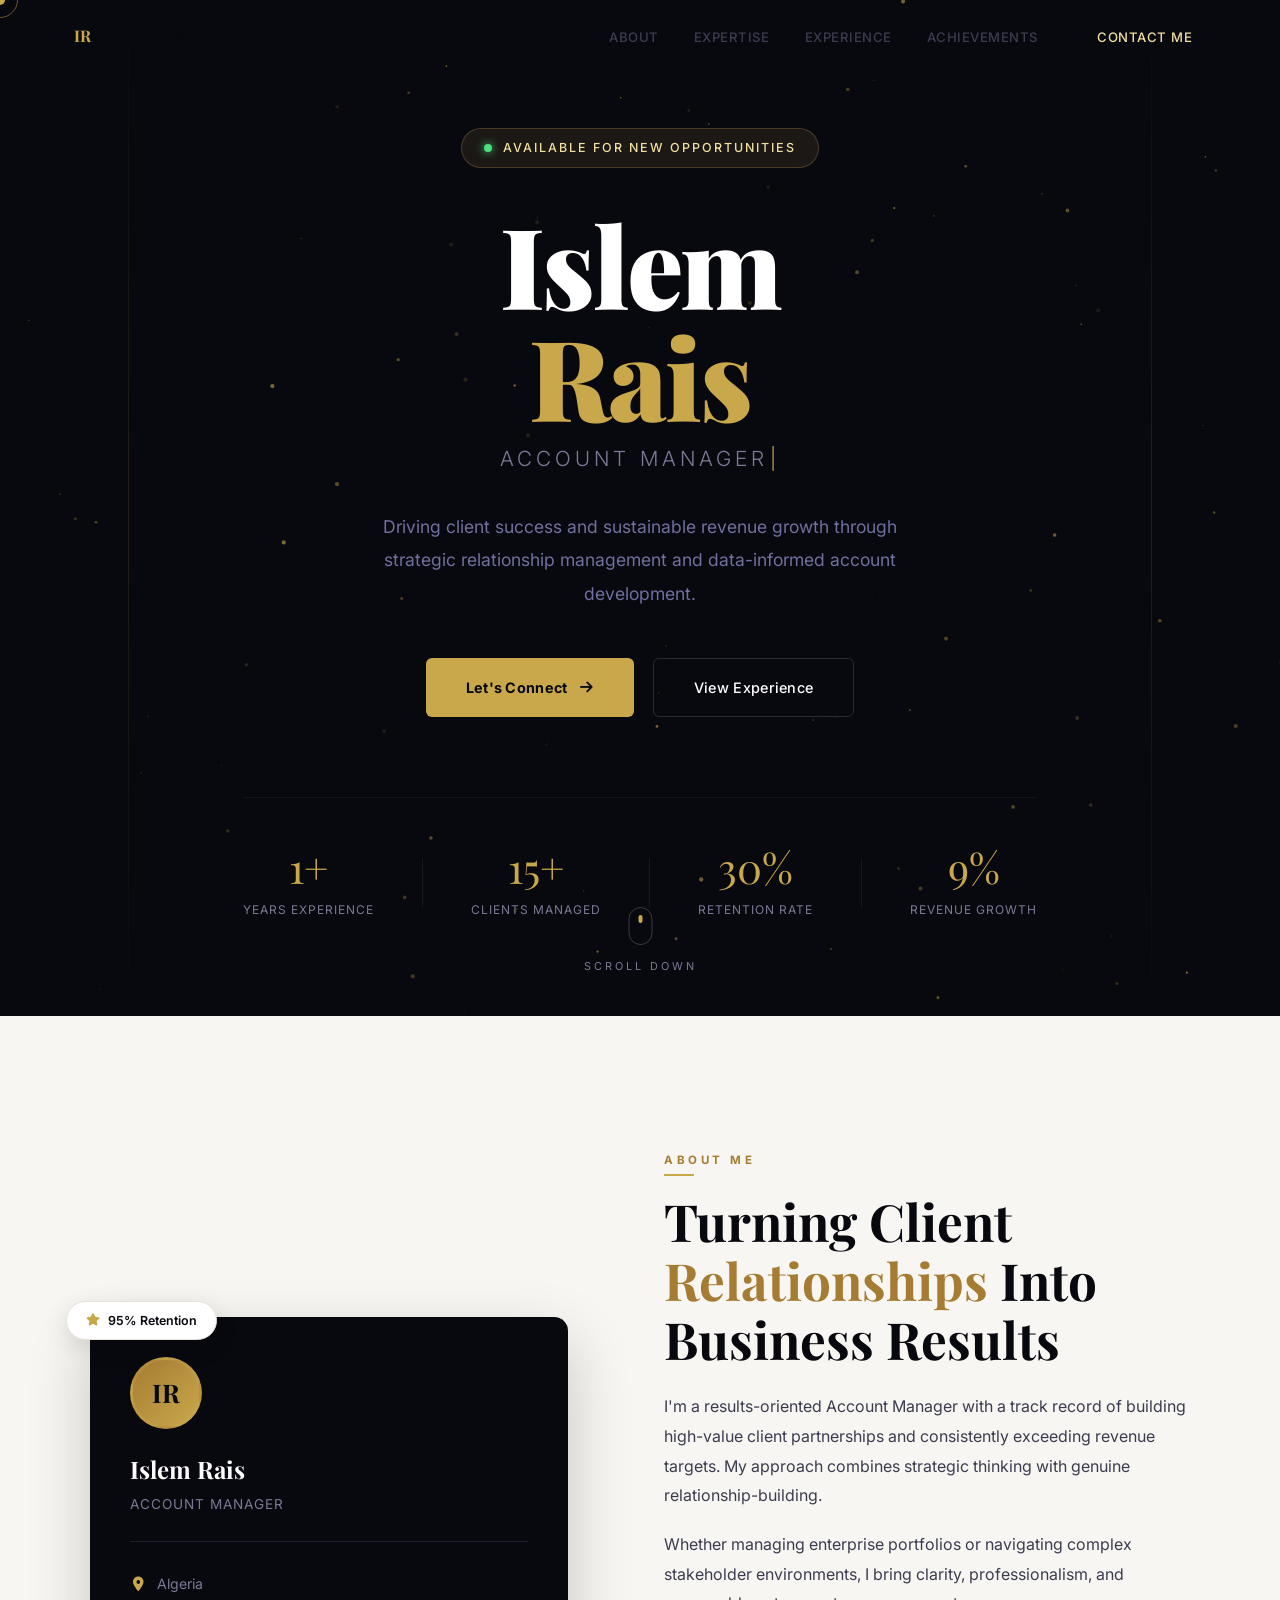
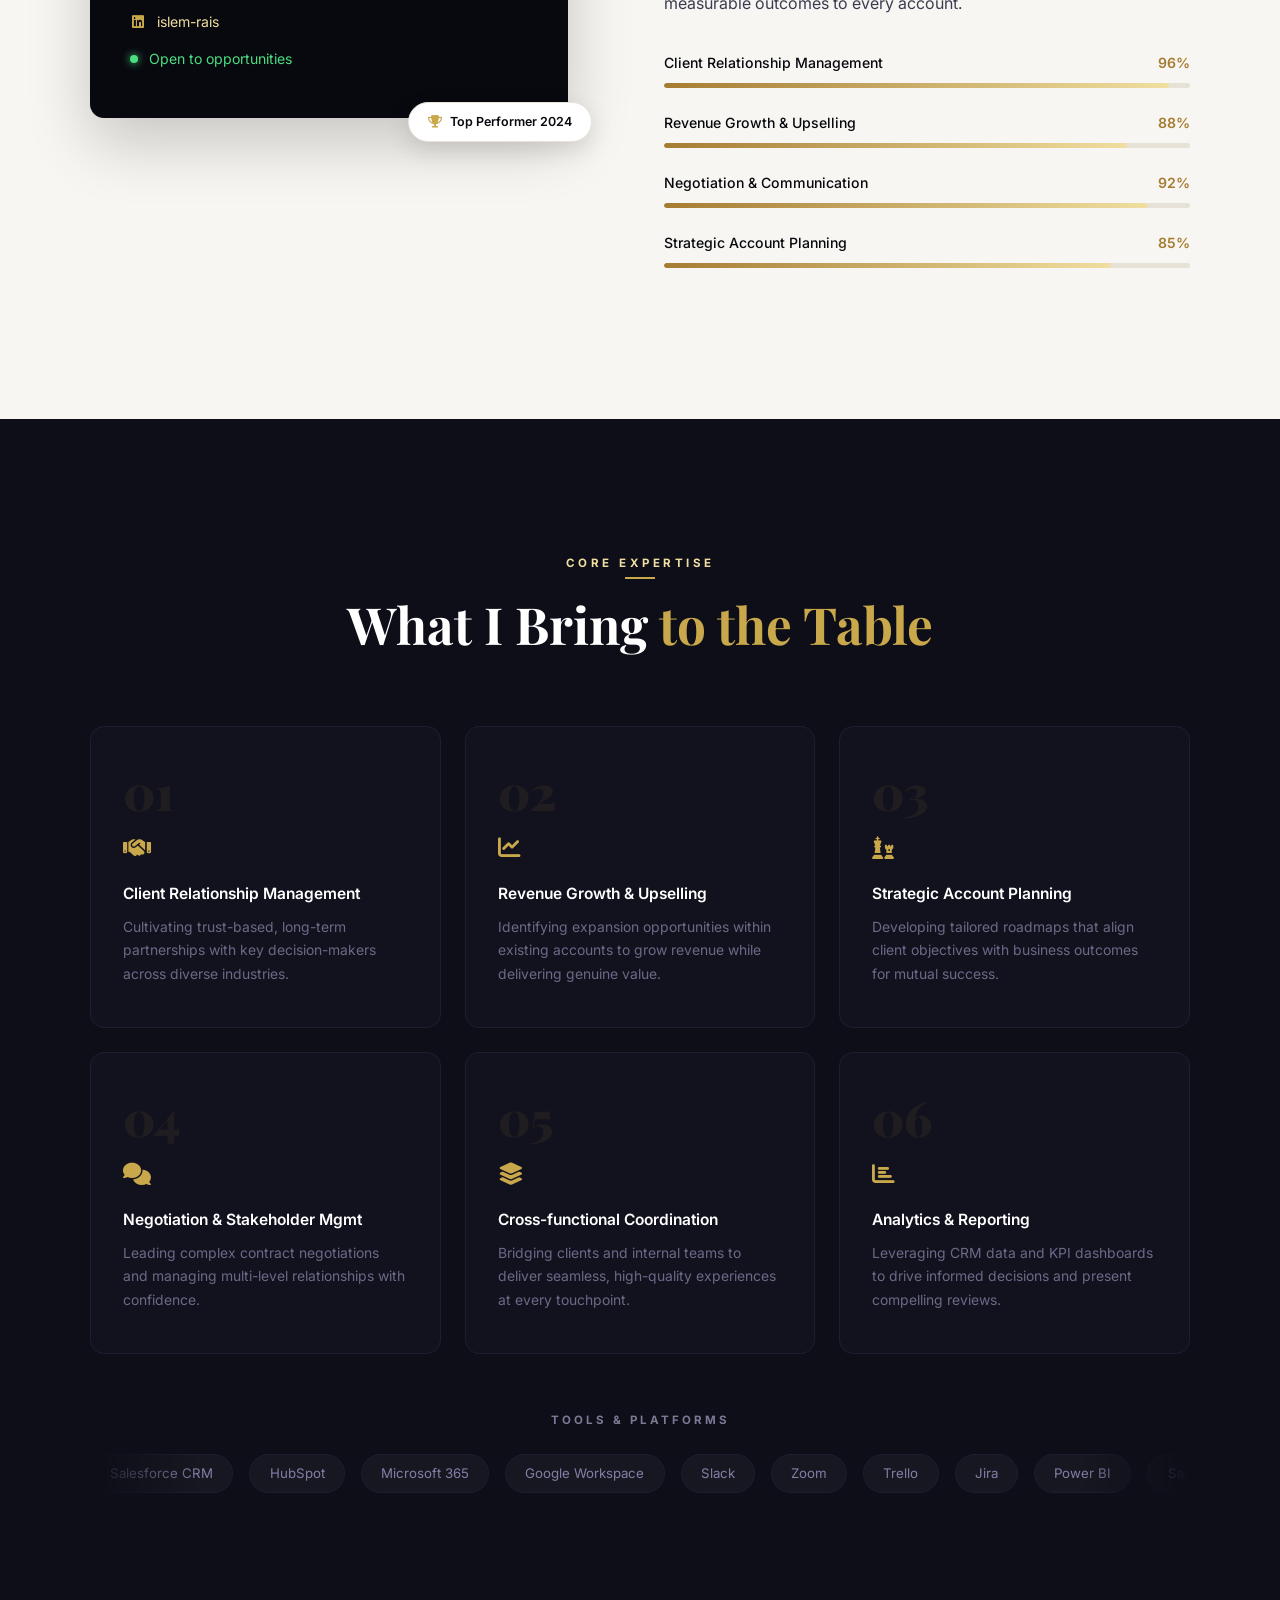
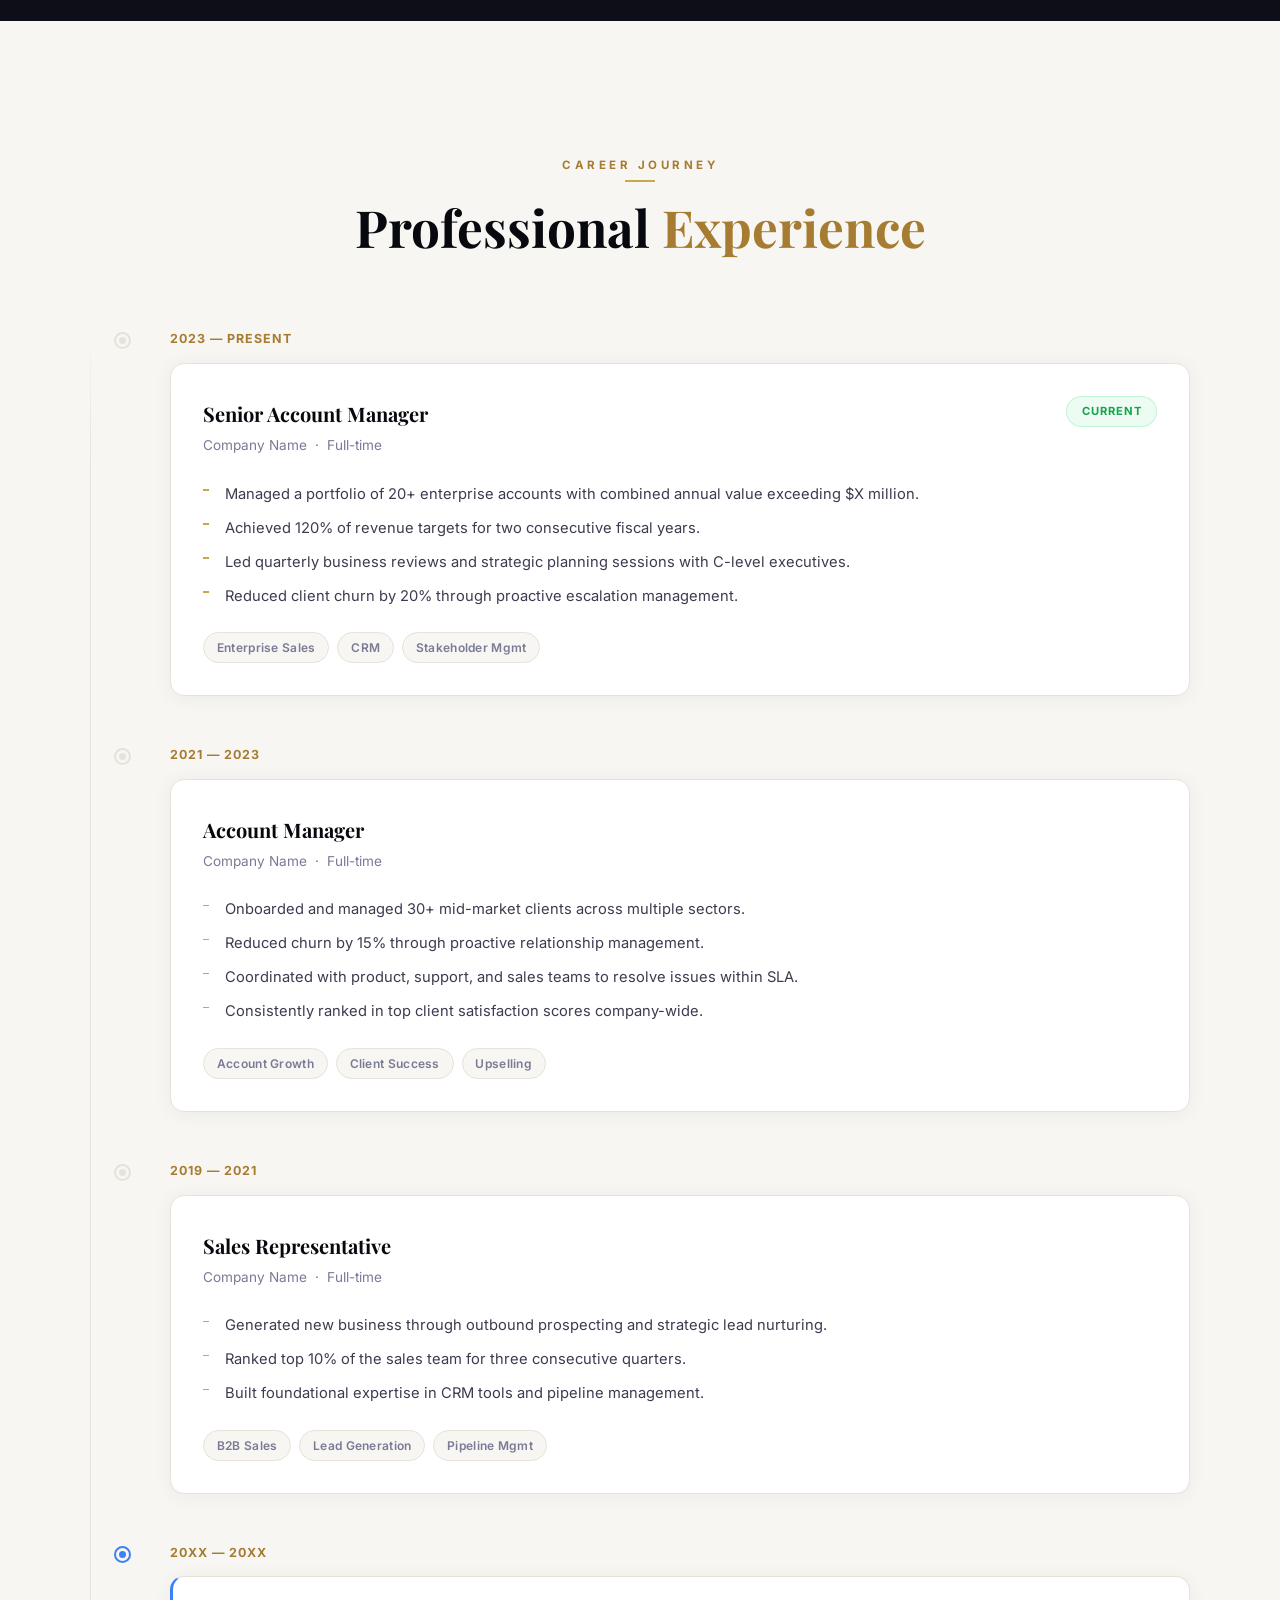
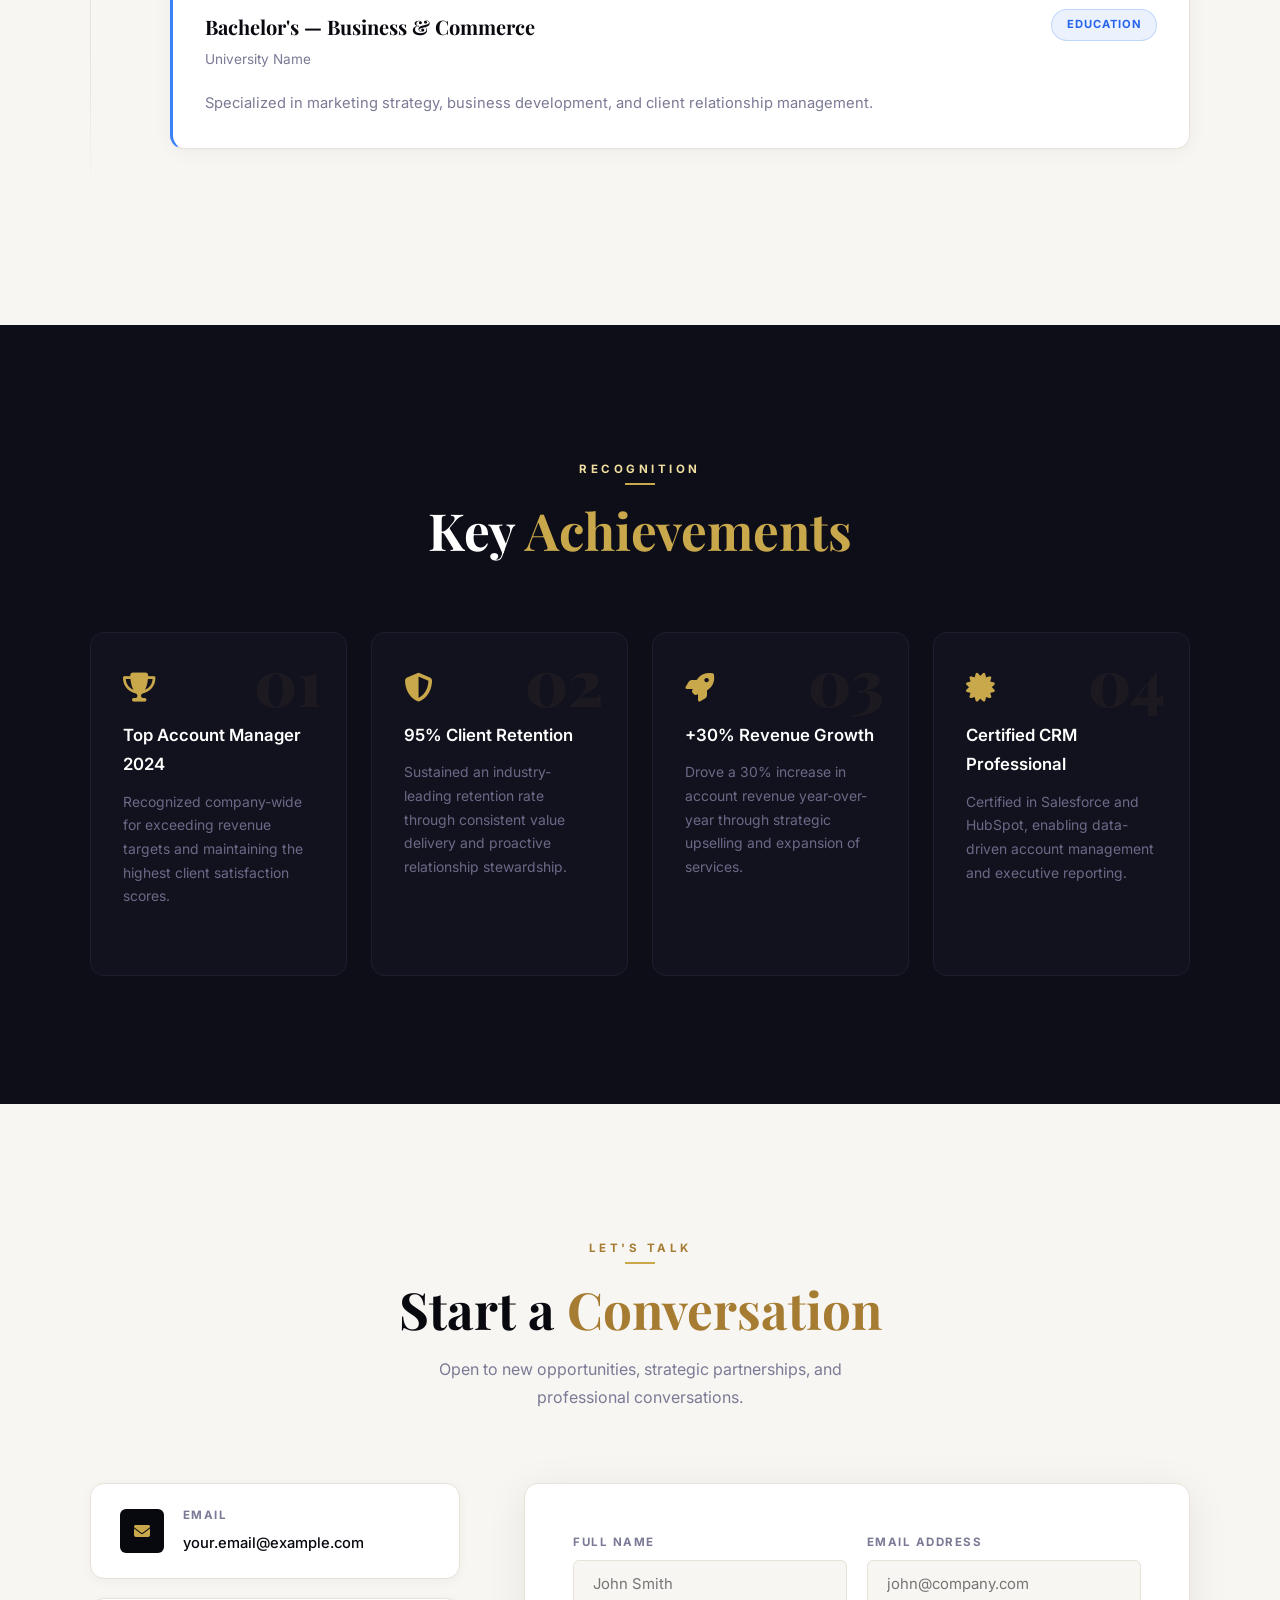
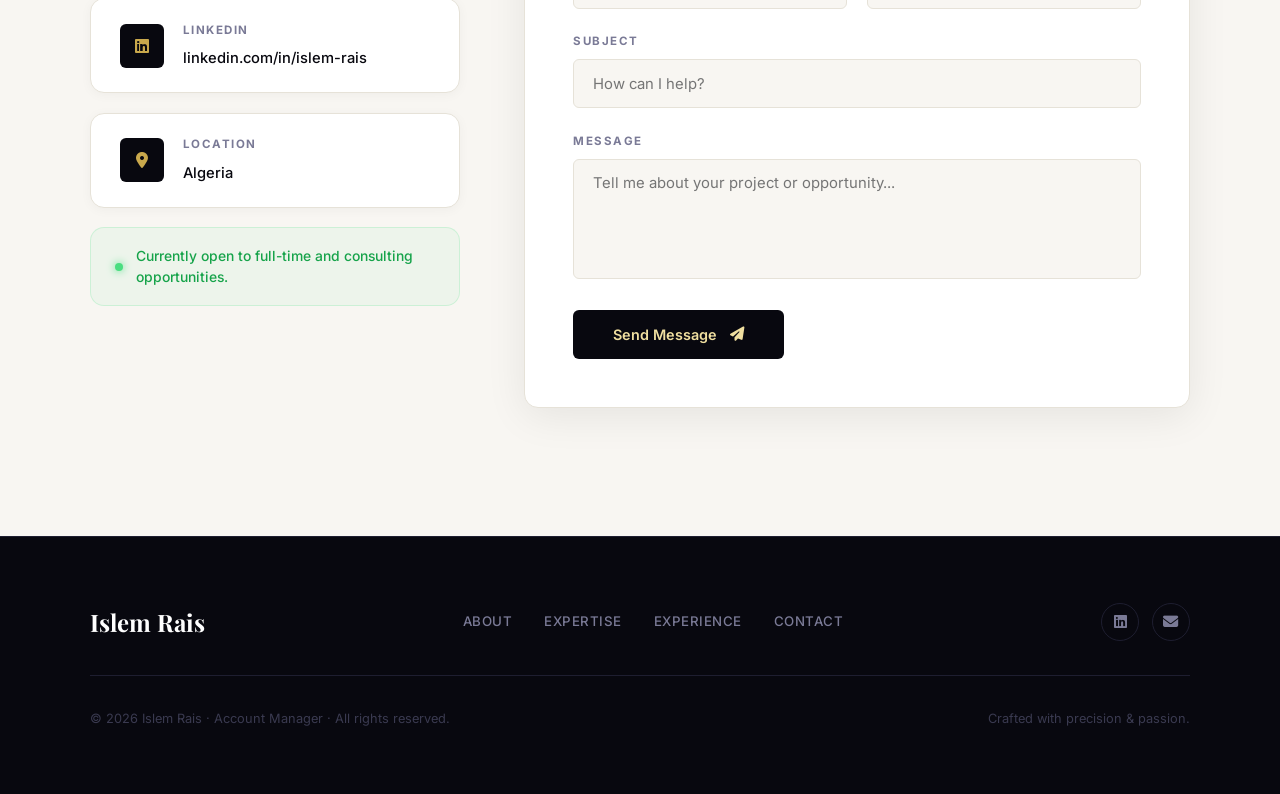
<file: Portfolio/index.html>
<!DOCTYPE html>
<html lang="en">
<head>
  <meta charset="UTF-8" />
  <meta name="viewport" content="width=device-width, initial-scale=1.0" />
  <title>Islem Rais — Account Manager</title>
  <link rel="stylesheet" href="style.css" />
  <link href="https://fonts.googleapis.com/css2?family=Playfair+Display:wght@600;700;900&family=Inter:wght@300;400;500;600;700&display=swap" rel="stylesheet" />
  <link rel="stylesheet" href="https://cdnjs.cloudflare.com/ajax/libs/font-awesome/6.5.0/css/all.min.css" />
</head>
<body class="loading">

  <!-- PRELOADER -->
  <div class="preloader" id="preloader">
    <div class="preloader-inner">
      <div class="preloader-logo">IR</div>
      <div class="preloader-bar"><div class="preloader-fill" id="preloaderFill"></div></div>
      <p class="preloader-text" id="preloaderText">Loading...</p>
    </div>
  </div>

  <!-- CURSOR -->
  <div class="cursor" id="cursor"></div>
  <div class="cursor-follower" id="cursorFollower"></div>

  <!-- NAVBAR -->
  <nav class="navbar" id="navbar">
    <a href="#home" class="nav-brand">
      <span class="brand-initials">IR</span>
      <span class="brand-name">Islem Rais</span>
    </a>
    <ul class="nav-links" id="navLinks">
      <li><a href="#about" data-text="About">About</a></li>
      <li><a href="#expertise" data-text="Expertise">Expertise</a></li>
      <li><a href="#experience" data-text="Experience">Experience</a></li>
      <li><a href="#achievements" data-text="Achievements">Achievements</a></li>
      <li><a href="#contact" class="nav-cta">Contact Me</a></li>
    </ul>
    <button class="hamburger" id="hamburger" aria-label="Menu">
      <span></span><span></span><span></span>
    </button>
  </nav>

  <!-- HERO -->
  <section class="hero" id="home">
    <canvas id="particleCanvas"></canvas>
    <div class="hero-content">
      <div class="hero-eyebrow">
        <span class="dot-pulse"></span>
        Available for new opportunities
      </div>
      <div class="hero-title-wrap">
        <h1 class="hero-title">
          <span class="title-line" data-text="Islem">Islem</span>
          <span class="title-line gold" data-text="Rais">Rais</span>
        </h1>
      </div>
      <div class="hero-role-wrap">
        <span class="hero-role-text" id="typedRole"></span>
        <span class="type-cursor">|</span>
      </div>
      <p class="hero-desc">Driving client success and sustainable revenue growth through strategic relationship management and data-informed account development.</p>
      <div class="hero-cta">
        <a href="#contact" class="cta-primary magnetic">
          <span>Let's Connect</span>
          <i class="fas fa-arrow-right"></i>
        </a>
        <a href="#experience" class="cta-secondary magnetic">
          <span>View Experience</span>
        </a>
      </div>
      <div class="hero-stats">
        <div class="h-stat">
          <span class="h-stat-n" data-target="5">0</span><span class="h-stat-n">+</span>
          <span class="h-stat-l">Years Experience</span>
        </div>
        <div class="h-divider"></div>
        <div class="h-stat">
          <span class="h-stat-n" data-target="50">0</span><span class="h-stat-n">+</span>
          <span class="h-stat-l">Clients Managed</span>
        </div>
        <div class="h-divider"></div>
        <div class="h-stat">
          <span class="h-stat-n" data-target="95">0</span><span class="h-stat-n">%</span>
          <span class="h-stat-l">Retention Rate</span>
        </div>
        <div class="h-divider"></div>
        <div class="h-stat">
          <span class="h-stat-n" data-target="30">0</span><span class="h-stat-n">%</span>
          <span class="h-stat-l">Revenue Growth</span>
        </div>
      </div>
    </div>
    <div class="hero-scroll-hint">
      <div class="mouse-icon"><div class="mouse-dot"></div></div>
      <span>Scroll Down</span>
    </div>
    <div class="hero-line-left"></div>
    <div class="hero-line-right"></div>
  </section>

  <!-- ABOUT -->
  <section class="section" id="about">
    <div class="container">
      <div class="about-grid">
        <div class="about-visual stagger-item">
          <div class="about-card-3d" id="aboutCard">
            <div class="ac-front">
              <div class="ac-avatar">IR</div>
              <h3>Islem Rais</h3>
              <p>Account Manager</p>
              <div class="ac-divider"></div>
              <div class="ac-row"><i class="fas fa-map-marker-alt"></i> Algeria</div>
              <div class="ac-row"><i class="fab fa-linkedin"></i>
                <a href="https://www.linkedin.com/in/islem-rais" target="_blank">islem-rais</a>
              </div>
              <div class="ac-row available-row">
                <span class="green-dot"></span> Open to opportunities
              </div>
            </div>
          </div>
          <div class="floating-badge badge-1 float-anim">
            <i class="fas fa-trophy"></i> Top Performer 2024
          </div>
          <div class="floating-badge badge-2 float-anim-2">
            <i class="fas fa-star"></i> 95% Retention
          </div>
        </div>
        <div class="about-text">
          <div class="section-label stagger-item">About Me</div>
          <h2 class="section-title stagger-item">Turning Client <br><em>Relationships</em> Into<br>Business Results</h2>
          <p class="stagger-item">I'm a results-oriented Account Manager with a track record of building high-value client partnerships and consistently exceeding revenue targets. My approach combines strategic thinking with genuine relationship-building.</p>
          <p class="stagger-item">Whether managing enterprise portfolios or navigating complex stakeholder environments, I bring clarity, professionalism, and measurable outcomes to every account.</p>
          <div class="about-skills stagger-item">
            <div class="skill-bar-item">
              <div class="skill-bar-header">
                <span>Client Relationship Management</span><span class="skill-pct">96%</span>
              </div>
              <div class="skill-bar-track"><div class="skill-bar-fill" data-width="96"></div></div>
            </div>
            <div class="skill-bar-item">
              <div class="skill-bar-header">
                <span>Revenue Growth & Upselling</span><span class="skill-pct">88%</span>
              </div>
              <div class="skill-bar-track"><div class="skill-bar-fill" data-width="88"></div></div>
            </div>
            <div class="skill-bar-item">
              <div class="skill-bar-header">
                <span>Negotiation & Communication</span><span class="skill-pct">92%</span>
              </div>
              <div class="skill-bar-track"><div class="skill-bar-fill" data-width="92"></div></div>
            </div>
            <div class="skill-bar-item">
              <div class="skill-bar-header">
                <span>Strategic Account Planning</span><span class="skill-pct">85%</span>
              </div>
              <div class="skill-bar-track"><div class="skill-bar-fill" data-width="85"></div></div>
            </div>
          </div>
        </div>
      </div>
    </div>
  </section>

  <!-- EXPERTISE -->
  <section class="section section-dark" id="expertise">
    <div class="container">
      <div class="section-head stagger-item">
        <div class="section-label light">Core Expertise</div>
        <h2 class="section-title light">What I Bring <em>to the Table</em></h2>
      </div>
      <div class="expertise-grid">
        <div class="exp-card stagger-item" data-tilt>
          <div class="exp-card-glow"></div>
          <div class="exp-card-num">01</div>
          <div class="exp-card-icon"><i class="fas fa-handshake"></i></div>
          <h3>Client Relationship Management</h3>
          <p>Cultivating trust-based, long-term partnerships with key decision-makers across diverse industries.</p>
          <div class="exp-card-arrow"><i class="fas fa-arrow-right"></i></div>
        </div>
        <div class="exp-card stagger-item" data-tilt>
          <div class="exp-card-glow"></div>
          <div class="exp-card-num">02</div>
          <div class="exp-card-icon"><i class="fas fa-chart-line"></i></div>
          <h3>Revenue Growth & Upselling</h3>
          <p>Identifying expansion opportunities within existing accounts to grow revenue while delivering genuine value.</p>
          <div class="exp-card-arrow"><i class="fas fa-arrow-right"></i></div>
        </div>
        <div class="exp-card stagger-item" data-tilt>
          <div class="exp-card-glow"></div>
          <div class="exp-card-num">03</div>
          <div class="exp-card-icon"><i class="fas fa-chess"></i></div>
          <h3>Strategic Account Planning</h3>
          <p>Developing tailored roadmaps that align client objectives with business outcomes for mutual success.</p>
          <div class="exp-card-arrow"><i class="fas fa-arrow-right"></i></div>
        </div>
        <div class="exp-card stagger-item" data-tilt>
          <div class="exp-card-glow"></div>
          <div class="exp-card-num">04</div>
          <div class="exp-card-icon"><i class="fas fa-comments"></i></div>
          <h3>Negotiation & Stakeholder Mgmt</h3>
          <p>Leading complex contract negotiations and managing multi-level relationships with confidence.</p>
          <div class="exp-card-arrow"><i class="fas fa-arrow-right"></i></div>
        </div>
        <div class="exp-card stagger-item" data-tilt>
          <div class="exp-card-glow"></div>
          <div class="exp-card-num">05</div>
          <div class="exp-card-icon"><i class="fas fa-layer-group"></i></div>
          <h3>Cross-functional Coordination</h3>
          <p>Bridging clients and internal teams to deliver seamless, high-quality experiences at every touchpoint.</p>
          <div class="exp-card-arrow"><i class="fas fa-arrow-right"></i></div>
        </div>
        <div class="exp-card stagger-item" data-tilt>
          <div class="exp-card-glow"></div>
          <div class="exp-card-num">06</div>
          <div class="exp-card-icon"><i class="fas fa-chart-bar"></i></div>
          <h3>Analytics & Reporting</h3>
          <p>Leveraging CRM data and KPI dashboards to drive informed decisions and present compelling reviews.</p>
          <div class="exp-card-arrow"><i class="fas fa-arrow-right"></i></div>
        </div>
      </div>
      <div class="tools-marquee-wrap stagger-item">
        <div class="marquee-label">Tools & Platforms</div>
        <div class="marquee-track">
          <div class="marquee-inner" id="marqueeInner">
            <span>Salesforce CRM</span><span>HubSpot</span><span>Microsoft 365</span>
            <span>Google Workspace</span><span>Slack</span><span>Zoom</span>
            <span>Trello</span><span>Jira</span><span>Power BI</span>
            <span>Salesforce CRM</span><span>HubSpot</span><span>Microsoft 365</span>
            <span>Google Workspace</span><span>Slack</span><span>Zoom</span>
            <span>Trello</span><span>Jira</span><span>Power BI</span>
          </div>
        </div>
      </div>
    </div>
  </section>

  <!-- EXPERIENCE -->
  <section class="section" id="experience">
    <div class="container">
      <div class="section-head stagger-item">
        <div class="section-label">Career Journey</div>
        <h2 class="section-title">Professional <em>Experience</em></h2>
      </div>
      <div class="timeline">
        <div class="tl-item stagger-item">
          <div class="tl-dot"><span></span></div>
          <div class="tl-date">2023 — Present</div>
          <div class="tl-card">
            <div class="tl-card-header">
              <div>
                <h3>Senior Account Manager</h3>
                <p class="tl-company">Company Name &nbsp;·&nbsp; Full-time</p>
              </div>
              <span class="tl-badge current">Current</span>
            </div>
            <ul class="tl-list">
              <li>Managed a portfolio of 20+ enterprise accounts with combined annual value exceeding $X million.</li>
              <li>Achieved 120% of revenue targets for two consecutive fiscal years.</li>
              <li>Led quarterly business reviews and strategic planning sessions with C-level executives.</li>
              <li>Reduced client churn by 20% through proactive escalation management.</li>
            </ul>
            <div class="tl-tags">
              <span>Enterprise Sales</span><span>CRM</span><span>Stakeholder Mgmt</span>
            </div>
          </div>
        </div>
        <div class="tl-item stagger-item">
          <div class="tl-dot"><span></span></div>
          <div class="tl-date">2021 — 2023</div>
          <div class="tl-card">
            <div class="tl-card-header">
              <div>
                <h3>Account Manager</h3>
                <p class="tl-company">Company Name &nbsp;·&nbsp; Full-time</p>
              </div>
            </div>
            <ul class="tl-list">
              <li>Onboarded and managed 30+ mid-market clients across multiple sectors.</li>
              <li>Reduced churn by 15% through proactive relationship management.</li>
              <li>Coordinated with product, support, and sales teams to resolve issues within SLA.</li>
              <li>Consistently ranked in top client satisfaction scores company-wide.</li>
            </ul>
            <div class="tl-tags">
              <span>Account Growth</span><span>Client Success</span><span>Upselling</span>
            </div>
          </div>
        </div>
        <div class="tl-item stagger-item">
          <div class="tl-dot"><span></span></div>
          <div class="tl-date">2019 — 2021</div>
          <div class="tl-card">
            <div class="tl-card-header">
              <div>
                <h3>Sales Representative</h3>
                <p class="tl-company">Company Name &nbsp;·&nbsp; Full-time</p>
              </div>
            </div>
            <ul class="tl-list">
              <li>Generated new business through outbound prospecting and strategic lead nurturing.</li>
              <li>Ranked top 10% of the sales team for three consecutive quarters.</li>
              <li>Built foundational expertise in CRM tools and pipeline management.</li>
            </ul>
            <div class="tl-tags">
              <span>B2B Sales</span><span>Lead Generation</span><span>Pipeline Mgmt</span>
            </div>
          </div>
        </div>
        <div class="tl-item stagger-item">
          <div class="tl-dot edu"><span></span></div>
          <div class="tl-date">20XX — 20XX</div>
          <div class="tl-card edu-card">
            <div class="tl-card-header">
              <div>
                <h3>Bachelor's — Business & Commerce</h3>
                <p class="tl-company">University Name</p>
              </div>
              <span class="tl-badge edu">Education</span>
            </div>
            <p class="tl-edu-desc">Specialized in marketing strategy, business development, and client relationship management.</p>
          </div>
        </div>
      </div>
    </div>
  </section>

  <!-- ACHIEVEMENTS -->
  <section class="section section-dark" id="achievements">
    <div class="container">
      <div class="section-head stagger-item">
        <div class="section-label light">Recognition</div>
        <h2 class="section-title light">Key <em>Achievements</em></h2>
      </div>
      <div class="ach-grid">
        <div class="ach-card stagger-item" data-tilt>
          <div class="ach-number">01</div>
          <i class="fas fa-trophy ach-icon"></i>
          <h3>Top Account Manager 2024</h3>
          <p>Recognized company-wide for exceeding revenue targets and maintaining the highest client satisfaction scores.</p>
          <div class="ach-line"></div>
        </div>
        <div class="ach-card stagger-item" data-tilt>
          <div class="ach-number">02</div>
          <i class="fas fa-shield-alt ach-icon"></i>
          <h3>95% Client Retention</h3>
          <p>Sustained an industry-leading retention rate through consistent value delivery and proactive relationship stewardship.</p>
          <div class="ach-line"></div>
        </div>
        <div class="ach-card stagger-item" data-tilt>
          <div class="ach-number">03</div>
          <i class="fas fa-rocket ach-icon"></i>
          <h3>+30% Revenue Growth</h3>
          <p>Drove a 30% increase in account revenue year-over-year through strategic upselling and expansion of services.</p>
          <div class="ach-line"></div>
        </div>
        <div class="ach-card stagger-item" data-tilt>
          <div class="ach-number">04</div>
          <i class="fas fa-certificate ach-icon"></i>
          <h3>Certified CRM Professional</h3>
          <p>Certified in Salesforce and HubSpot, enabling data-driven account management and executive reporting.</p>
          <div class="ach-line"></div>
        </div>
      </div>
    </div>
  </section>

  <!-- CONTACT -->
  <section class="section" id="contact">
    <div class="container">
      <div class="section-head stagger-item">
        <div class="section-label">Let's Talk</div>
        <h2 class="section-title">Start a <em>Conversation</em></h2>
        <p class="section-sub">Open to new opportunities, strategic partnerships, and professional conversations.</p>
      </div>
      <div class="contact-grid">
        <div class="contact-info stagger-item">
          <div class="contact-card">
            <div class="cc-icon"><i class="fas fa-envelope"></i></div>
            <div>
              <p class="cc-label">Email</p>
              <a href="mailto:your.email@example.com">your.email@example.com</a>
            </div>
          </div>
          <div class="contact-card">
            <div class="cc-icon"><i class="fab fa-linkedin"></i></div>
            <div>
              <p class="cc-label">LinkedIn</p>
              <a href="https://www.linkedin.com/in/islem-rais" target="_blank">linkedin.com/in/islem-rais</a>
            </div>
          </div>
          <div class="contact-card">
            <div class="cc-icon"><i class="fas fa-map-marker-alt"></i></div>
            <div>
              <p class="cc-label">Location</p>
              <span>Algeria</span>
            </div>
          </div>
          <div class="contact-availability">
            <span class="green-dot"></span>
            <p>Currently open to full-time and consulting opportunities.</p>
          </div>
        </div>
        <form class="contact-form stagger-item" onsubmit="handleSubmit(event)">
          <div class="cf-row">
            <div class="cf-field">
              <label>Full Name</label>
              <div class="cf-input-wrap">
                <input type="text" placeholder="John Smith" required />
                <span class="cf-focus-bar"></span>
              </div>
            </div>
            <div class="cf-field">
              <label>Email Address</label>
              <div class="cf-input-wrap">
                <input type="email" placeholder="john@company.com" required />
                <span class="cf-focus-bar"></span>
              </div>
            </div>
          </div>
          <div class="cf-field">
            <label>Subject</label>
            <div class="cf-input-wrap">
              <input type="text" placeholder="How can I help?" />
              <span class="cf-focus-bar"></span>
            </div>
          </div>
          <div class="cf-field">
            <label>Message</label>
            <div class="cf-input-wrap">
              <textarea rows="5" placeholder="Tell me about your project or opportunity..." required></textarea>
              <span class="cf-focus-bar"></span>
            </div>
          </div>
          <button type="submit" class="cf-submit magnetic">
            <span>Send Message</span>
            <i class="fas fa-paper-plane"></i>
          </button>
          <p class="cf-success" id="cfSuccess"><i class="fas fa-check-circle"></i> Your message has been sent. I'll be in touch shortly.</p>
        </form>
      </div>
    </div>
  </section>

  <!-- FOOTER -->
  <footer class="footer">
    <div class="footer-inner">
      <div class="footer-top">
        <div class="footer-brand">Islem Rais</div>
        <nav class="footer-nav">
          <a href="#about">About</a>
          <a href="#expertise">Expertise</a>
          <a href="#experience">Experience</a>
          <a href="#contact">Contact</a>
        </nav>
        <div class="footer-socials">
          <a href="https://www.linkedin.com/in/islem-rais" target="_blank" class="magnetic"><i class="fab fa-linkedin"></i></a>
          <a href="mailto:your.email@example.com" class="magnetic"><i class="fas fa-envelope"></i></a>
        </div>
      </div>
      <div class="footer-bottom">
        <p>© 2026 Islem Rais · Account Manager · All rights reserved.</p>
        <p>Crafted with precision & passion.</p>
      </div>
    </div>
  </footer>

  <script src="script.js"></script>
</body>
</html>
</file>
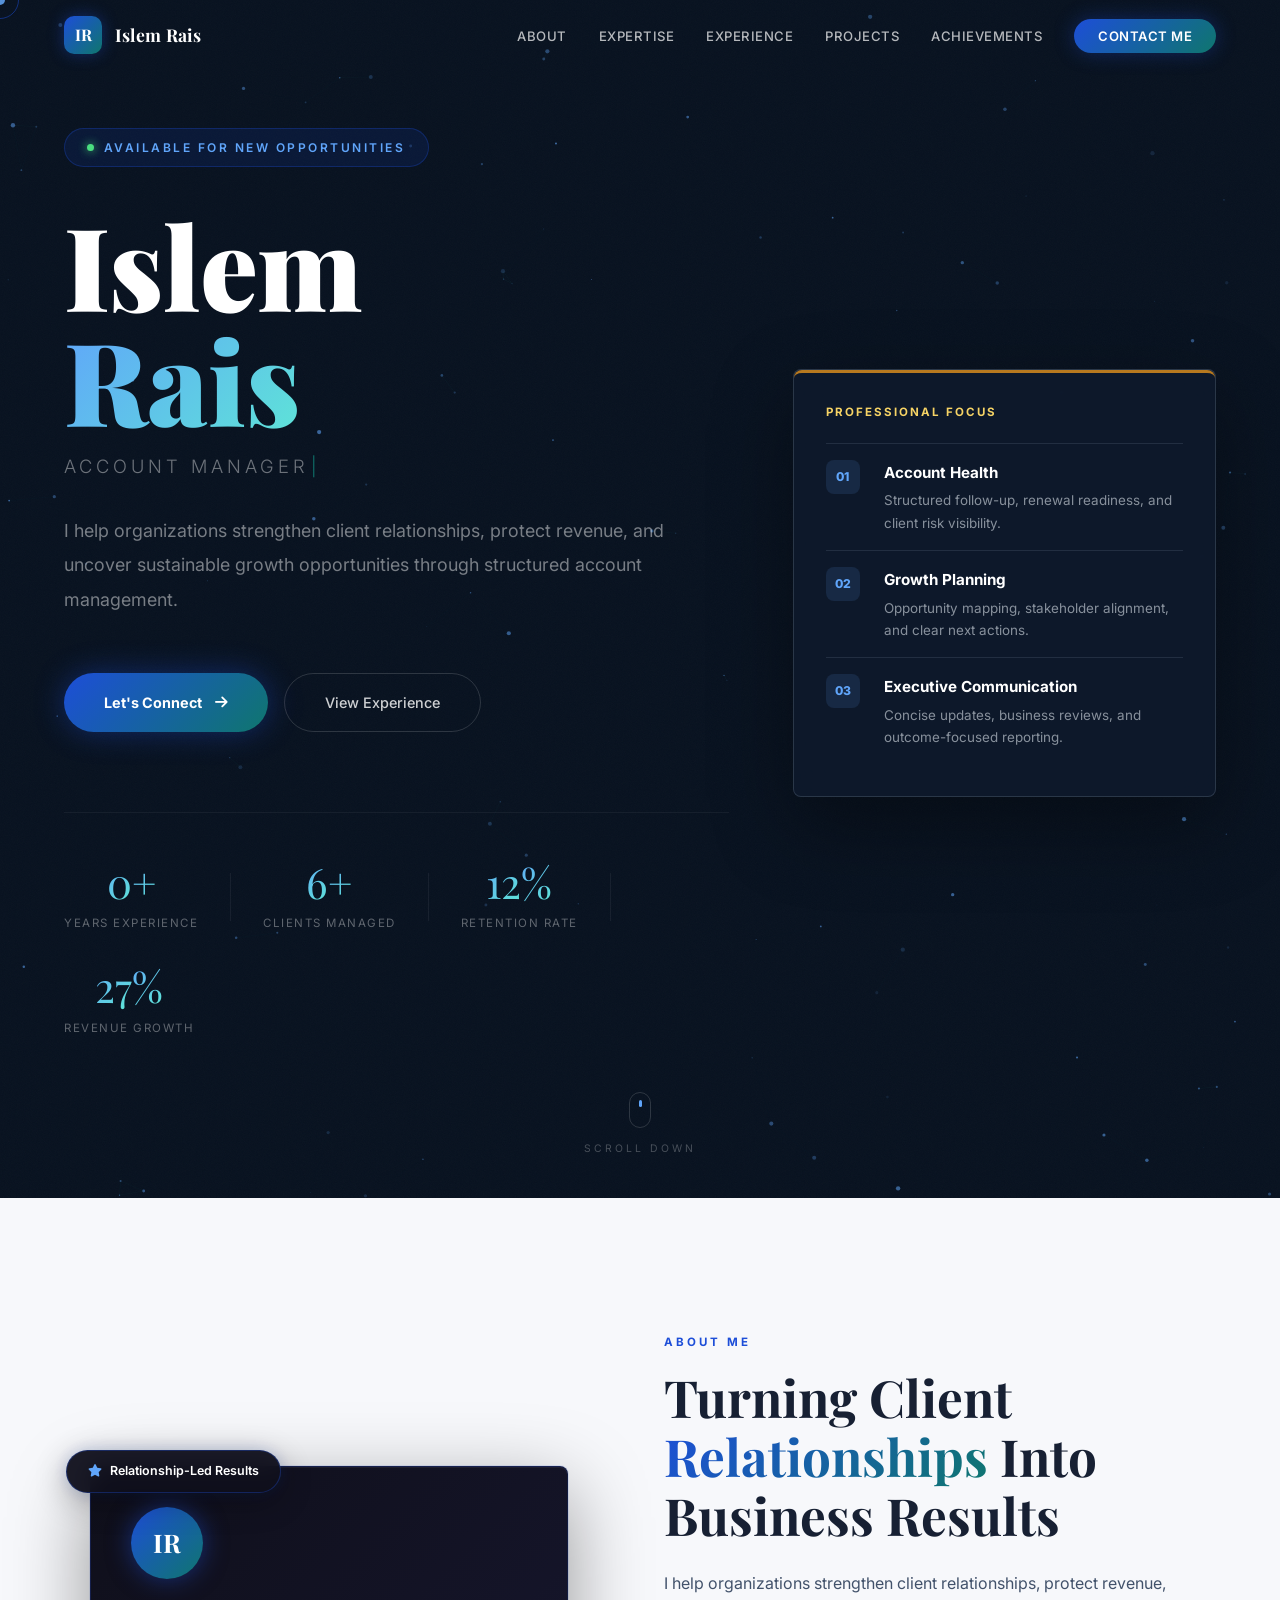
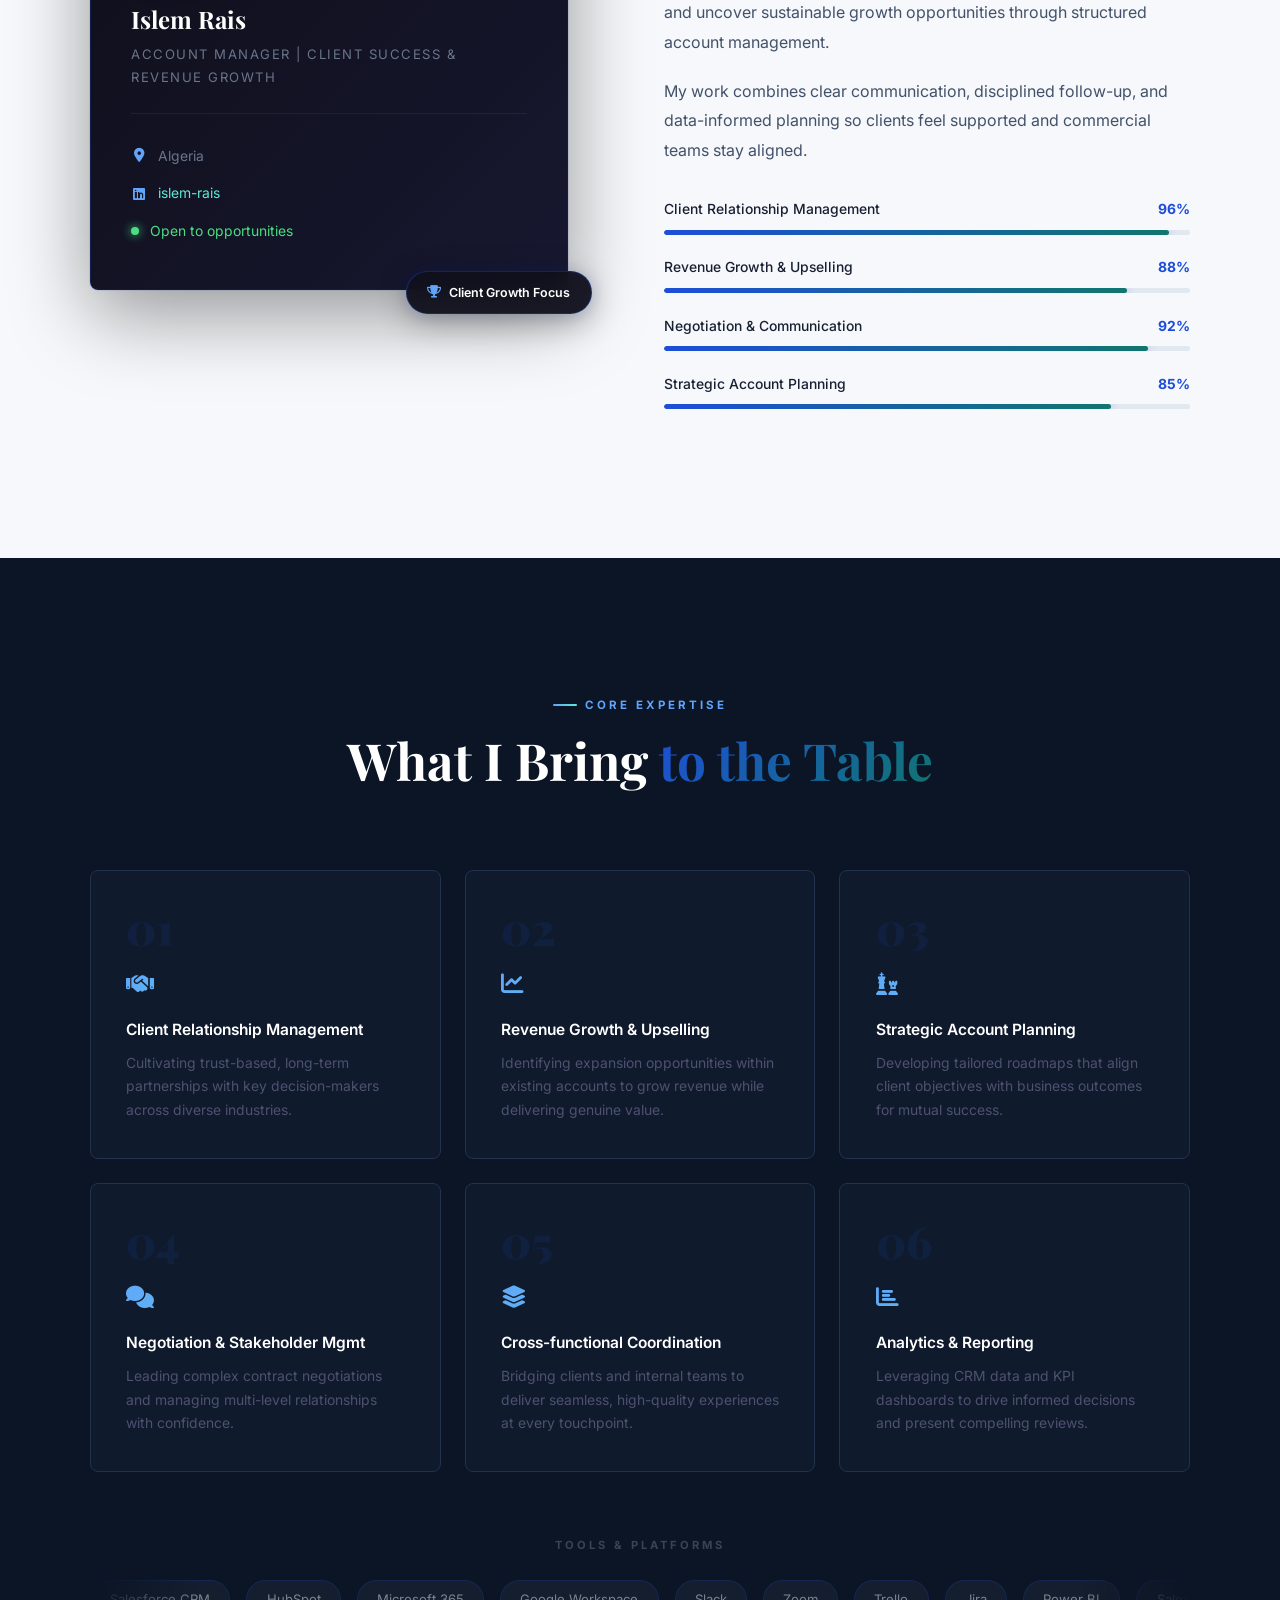
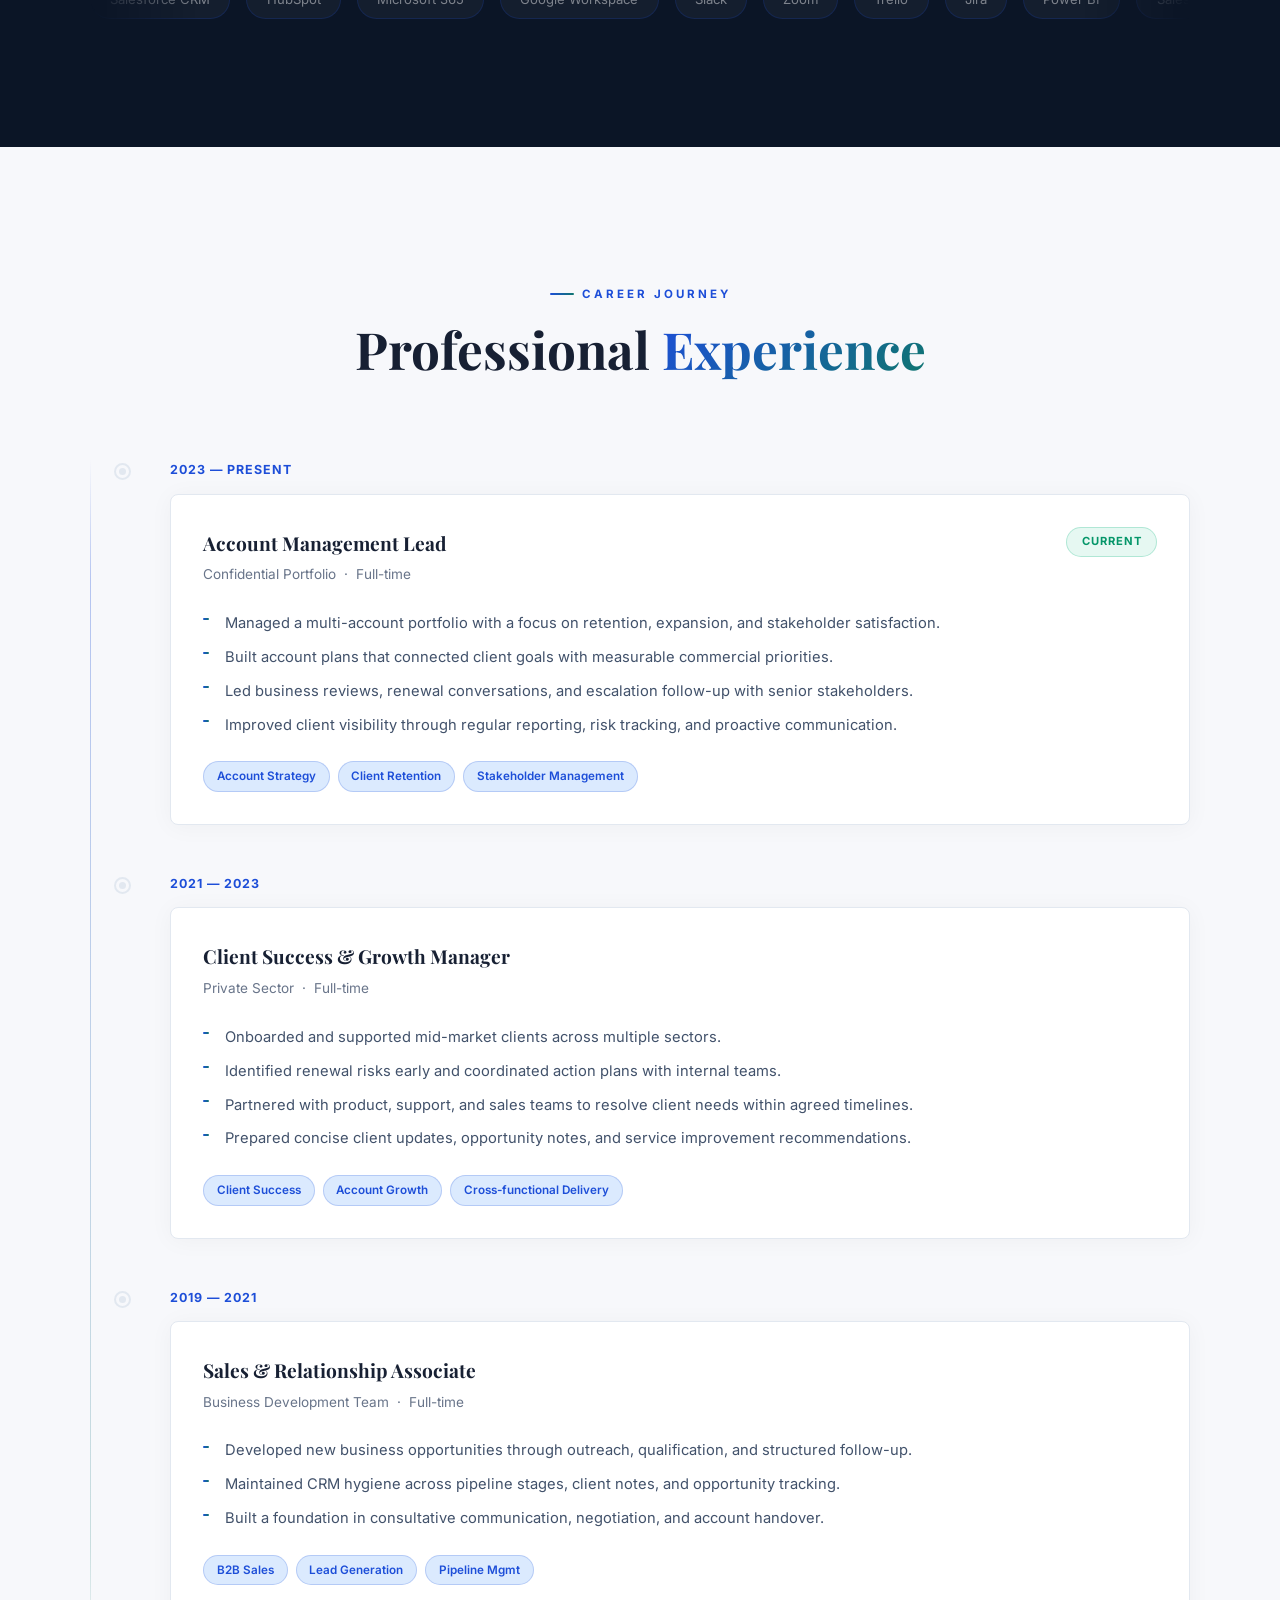
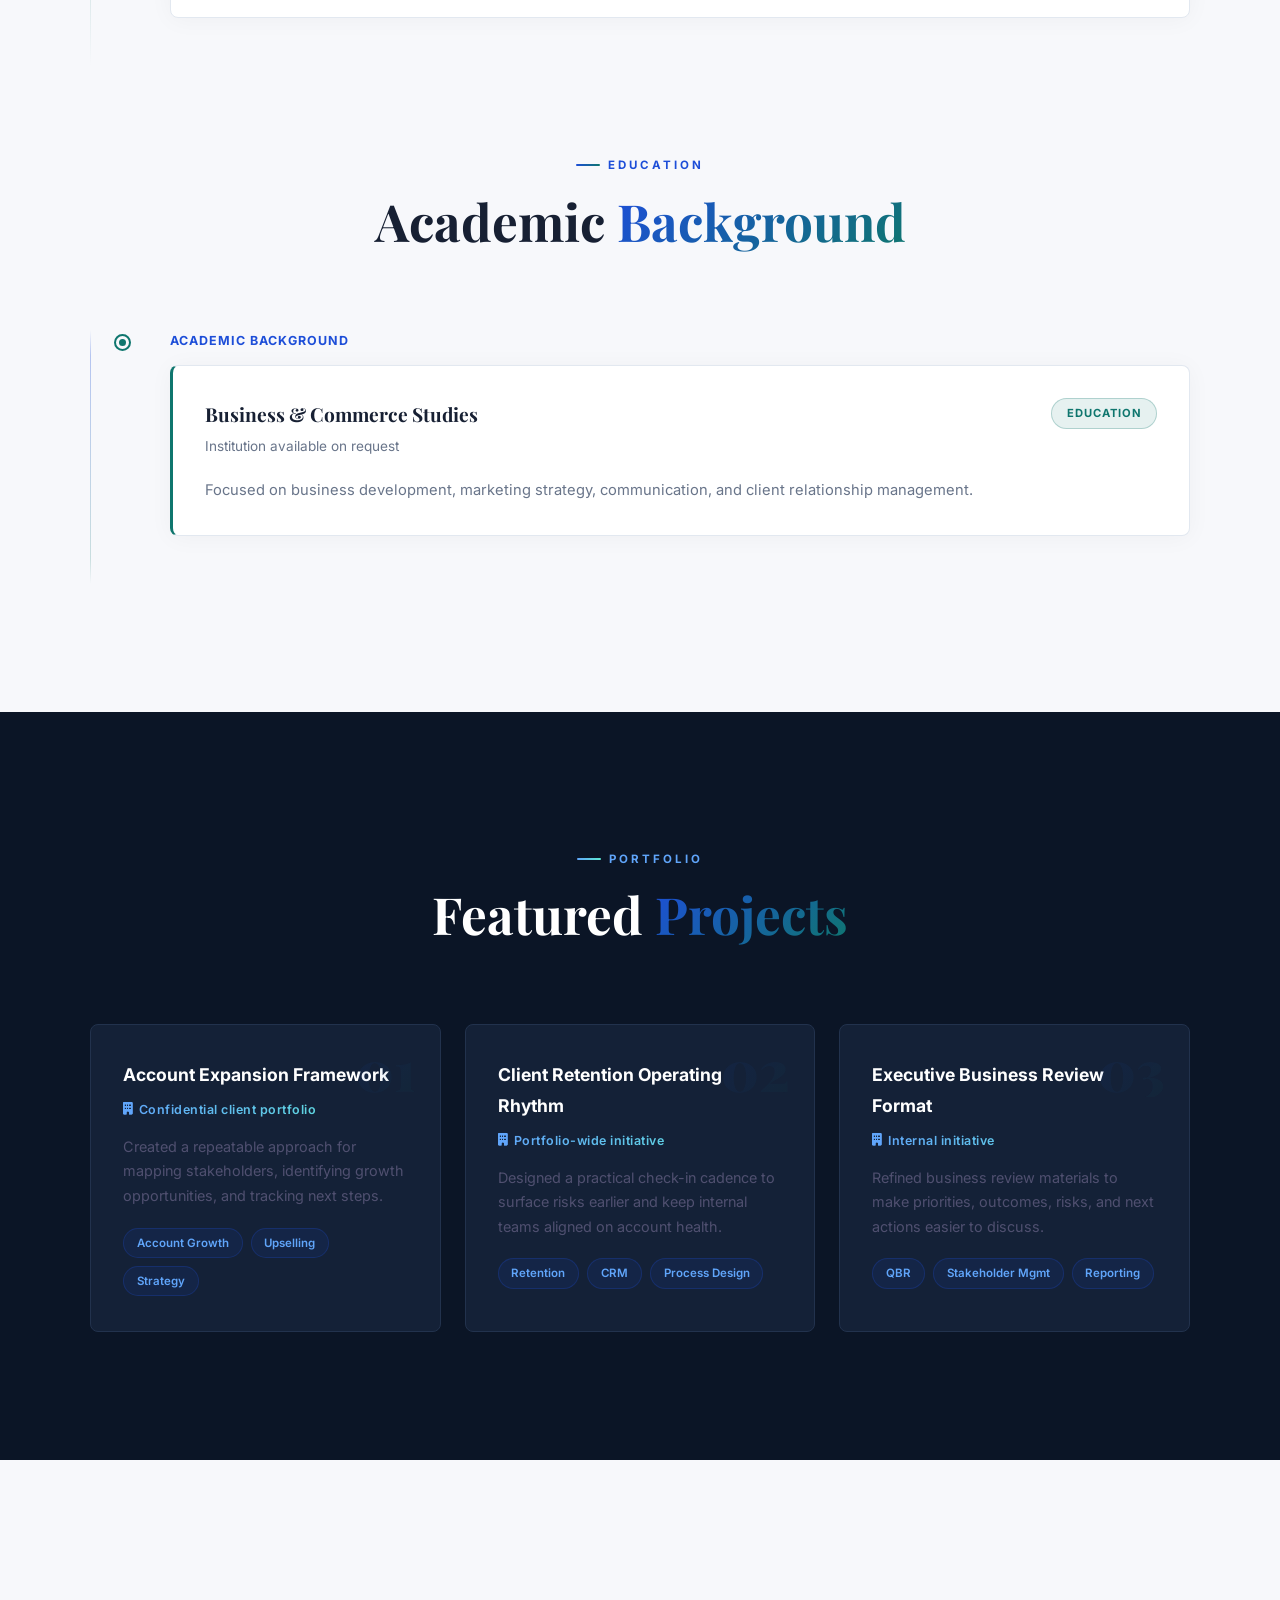
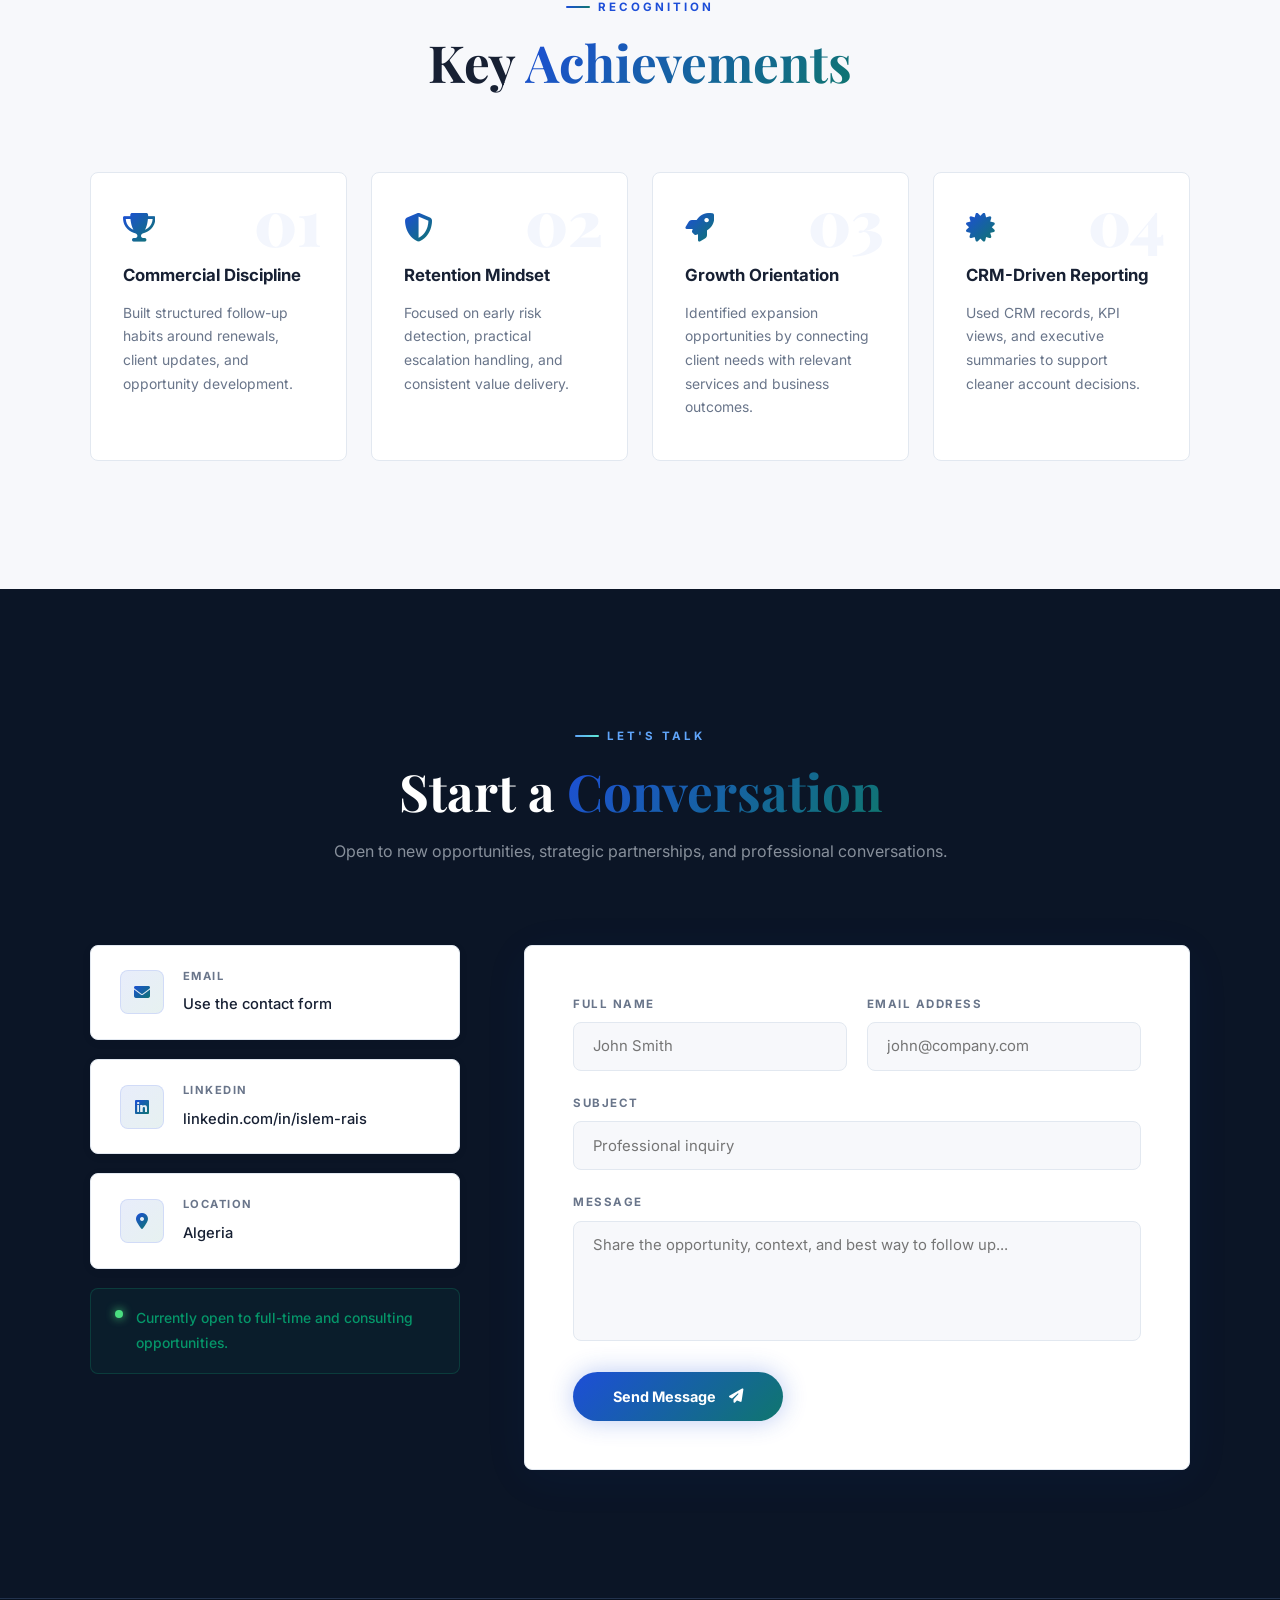
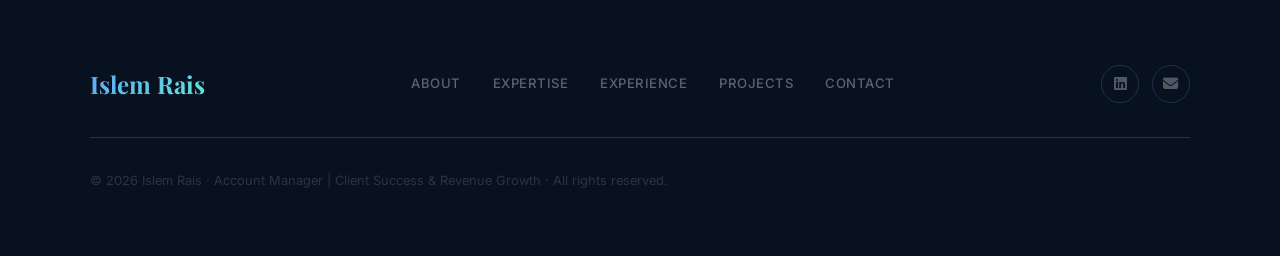
<file: public/index.html>
<!DOCTYPE html>
<html lang="en">
<head>
  <meta charset="UTF-8" />
  <meta name="viewport" content="width=device-width, initial-scale=1.0" />
  <title>Islem Rais | Account Manager & Client Success Professional</title>
  <meta name="description" content="Professional portfolio for Islem Rais, an account manager focused on client success, retention, stakeholder management, and revenue growth." />
  <link rel="stylesheet" href="style.css" />
  <link rel="preconnect" href="https://fonts.googleapis.com" crossorigin />
  <link rel="stylesheet" href="fonts/fa-all.min.css" />
</head>
<body class="loading">

  <!-- PRELOADER -->
  <div class="preloader" id="preloader">
    <div class="preloader-inner">
      <div class="preloader-logo">IR</div>
      <div class="preloader-bar"><div class="preloader-fill" id="preloaderFill"></div></div>
      <p class="preloader-text" id="preloaderText">Loading...</p>
    </div>
  </div>

  <!-- CURSOR -->
  <div class="cursor" id="cursor"></div>
  <div class="cursor-follower" id="cursorFollower"></div>

  <!-- NAVBAR -->
  <nav class="navbar" id="navbar">
    <a href="#home" class="nav-brand">
      <span class="brand-initials">IR</span>
      <span class="brand-name" id="navName">Islem Rais</span>
    </a>
    <ul class="nav-links" id="navLinks">
      <li><a href="#about">About</a></li>
      <li><a href="#expertise">Expertise</a></li>
      <li><a href="#experience">Experience</a></li>
      <li><a href="#projects">Projects</a></li>
      <li><a href="#achievements">Achievements</a></li>
      <li><a href="#contact" class="nav-cta">Contact Me</a></li>
    </ul>
    <button class="hamburger" id="hamburger" aria-label="Menu">
      <span></span><span></span><span></span>
    </button>
  </nav>

  <!-- HERO -->
  <section class="hero" id="home">
    <canvas id="particleCanvas"></canvas>
    <div class="hero-noise"></div>
    <div class="hero-content">
      <div class="hero-eyebrow">
        <span class="dot-pulse"></span>
        <span id="heroAvailText">Available for new opportunities</span>
      </div>
      <div class="hero-title-wrap">
        <h1 class="hero-title">
          <span id="heroFirstName">Islem</span>
          <span class="grad" id="heroLastName">Rais</span>
        </h1>
      </div>
      <div class="hero-role-wrap">
        <span class="hero-role-text" id="typedRole"></span>
        <span class="type-cursor" aria-hidden="true">|</span>
      </div>
      <p class="hero-desc" id="heroBio1">Driving client success and sustainable revenue growth through strategic relationship management and data-informed account development.</p>
      <div class="hero-cta">
        <a href="#contact" class="cta-primary magnetic">
          <span>Let's Connect</span>
          <i class="fas fa-arrow-right" aria-hidden="true"></i>
        </a>
        <a href="#experience" class="cta-secondary magnetic">
          <span>View Experience</span>
        </a>
      </div>
      <div class="hero-stats" id="heroStats"><!-- rendered by JS --></div>
    </div>
    <aside class="hero-profile-panel" aria-label="Professional focus">
      <div class="panel-kicker">Professional Focus</div>
      <div class="panel-metric">
        <span>01</span>
        <strong>Account Health</strong>
        <p>Structured follow-up, renewal readiness, and client risk visibility.</p>
      </div>
      <div class="panel-metric">
        <span>02</span>
        <strong>Growth Planning</strong>
        <p>Opportunity mapping, stakeholder alignment, and clear next actions.</p>
      </div>
      <div class="panel-metric">
        <span>03</span>
        <strong>Executive Communication</strong>
        <p>Concise updates, business reviews, and outcome-focused reporting.</p>
      </div>
    </aside>
    <div class="hero-scroll-hint">
      <div class="mouse-icon"><div class="mouse-dot"></div></div>
      <span>Scroll Down</span>
    </div>
    <div class="hero-line-left"></div>
    <div class="hero-line-right"></div>
  </section>

  <!-- ABOUT -->
  <section class="section" id="about">
    <div class="container">
      <div class="about-grid">
        <div class="about-visual stagger-item">
          <div class="about-card-3d" id="aboutCard">
            <div class="ac-front">
              <div class="ac-avatar">IR</div>
              <h3 id="acName">Islem Rais</h3>
              <p id="acRole">Account Manager</p>
              <div class="ac-divider"></div>
              <div class="ac-row"><i class="fas fa-map-marker-alt" aria-hidden="true"></i> <span id="acLocation">Algeria</span></div>
              <div class="ac-row"><i class="fab fa-linkedin" aria-hidden="true"></i>
                <a id="acLinkedin" href="https://www.linkedin.com/in/islem-rais" target="_blank">islem-rais</a>
              </div>
              <div class="ac-row available-row" id="acAvailRow">
                <span class="green-dot"></span> Open to opportunities
              </div>
            </div>
          </div>
          <div class="floating-badge badge-1 float-anim">
            <i class="fas fa-trophy" aria-hidden="true"></i> <span id="badge1Text">Top Performer 2024</span>
          </div>
          <div class="floating-badge badge-2 float-anim-2">
            <i class="fas fa-star" aria-hidden="true"></i> <span id="badge2Text">95% Retention</span>
          </div>
        </div>
        <div class="about-text">
          <div class="section-label stagger-item">About Me</div>
          <h2 class="section-title stagger-item">Turning Client <br><em>Relationships</em> Into<br>Business Results</h2>
          <p class="stagger-item" id="aboutBio1"></p>
          <p class="stagger-item" id="aboutBio2"></p>
          <div class="about-skills stagger-item" id="skillBars"><!-- rendered by JS --></div>
        </div>
      </div>
    </div>
  </section>

  <!-- EXPERTISE -->
  <section class="section section-dark" id="expertise">
    <div class="container">
      <div class="section-head stagger-item">
        <div class="section-label light">Core Expertise</div>
        <h2 class="section-title light">What I Bring <em>to the Table</em></h2>
      </div>
      <div class="expertise-grid" id="expertiseGrid"><!-- rendered by JS --></div>
      <div class="tools-marquee-wrap stagger-item">
        <div class="marquee-label">Tools & Platforms</div>
        <div class="marquee-track">
          <div class="marquee-inner" id="marqueeInner"><!-- rendered by JS --></div>
        </div>
      </div>
    </div>
  </section>

  <!-- EXPERIENCE -->
  <section class="section" id="experience">
    <div class="container">
      <div class="section-head stagger-item">
        <div class="section-label">Career Journey</div>
        <h2 class="section-title">Professional <em>Experience</em></h2>
      </div>
      <div class="timeline" id="experienceList"><!-- rendered by JS --></div>

      <div class="section-head stagger-item" style="margin-top:5rem">
        <div class="section-label">Education</div>
        <h2 class="section-title">Academic <em>Background</em></h2>
      </div>
      <div class="timeline" id="educationList"><!-- rendered by JS --></div>
    </div>
  </section>

  <!-- PROJECTS -->
  <section class="section section-dark" id="projects">
    <div class="container">
      <div class="section-head stagger-item">
        <div class="section-label light">Portfolio</div>
        <h2 class="section-title light">Featured <em>Projects</em></h2>
      </div>
      <div class="projects-grid" id="projectsGrid"><!-- rendered by JS --></div>
    </div>
  </section>

  <!-- ACHIEVEMENTS -->
  <section class="section" id="achievements">
    <div class="container">
      <div class="section-head stagger-item">
        <div class="section-label">Recognition</div>
        <h2 class="section-title">Key <em>Achievements</em></h2>
      </div>
      <div class="ach-grid" id="achGrid"><!-- rendered by JS --></div>
    </div>
  </section>

  <!-- CONTACT -->
  <section class="section section-dark" id="contact">
    <div class="container">
      <div class="section-head stagger-item">
        <div class="section-label light">Let's Talk</div>
        <h2 class="section-title light">Start a <em>Conversation</em></h2>
        <p class="section-sub">Open to new opportunities, strategic partnerships, and professional conversations.</p>
      </div>
      <div class="contact-grid">
        <div class="contact-info stagger-item">
          <div class="contact-card">
            <div class="cc-icon"><i class="fas fa-envelope" aria-hidden="true"></i></div>
            <div>
              <p class="cc-label">Email</p>
              <a id="contactEmail" href="#contact">Use the contact form</a>
            </div>
          </div>
          <div class="contact-card">
            <div class="cc-icon"><i class="fab fa-linkedin" aria-hidden="true"></i></div>
            <div>
              <p class="cc-label">LinkedIn</p>
              <a id="contactLinkedin" href="https://www.linkedin.com/in/islem-rais" target="_blank">linkedin.com/in/islem-rais</a>
            </div>
          </div>
          <div class="contact-card">
            <div class="cc-icon"><i class="fas fa-map-marker-alt" aria-hidden="true"></i></div>
            <div>
              <p class="cc-label">Location</p>
              <span id="contactLocation">Algeria</span>
            </div>
          </div>
          <div class="contact-availability">
            <span class="green-dot"></span>
            <p>Currently open to full-time and consulting opportunities.</p>
          </div>
        </div>
        <form class="contact-form stagger-item" onsubmit="handleSubmit(event)">
          <div class="cf-row">
            <div class="cf-field">
              <label for="cf-name">Full Name</label>
              <div class="cf-input-wrap">
                <input id="cf-name" name="name" type="text" placeholder="John Smith" required autocomplete="name" />
                <span class="cf-focus-bar"></span>
              </div>
            </div>
            <div class="cf-field">
              <label for="cf-email">Email Address</label>
              <div class="cf-input-wrap">
                <input id="cf-email" name="email" type="email" placeholder="john@company.com" required autocomplete="email" />
                <span class="cf-focus-bar"></span>
              </div>
            </div>
          </div>
          <div class="cf-field">
            <label for="cf-subject">Subject</label>
            <div class="cf-input-wrap">
              <input id="cf-subject" name="subject" type="text" placeholder="Professional inquiry" />
              <span class="cf-focus-bar"></span>
            </div>
          </div>
          <div class="cf-field">
            <label for="cf-message">Message</label>
            <div class="cf-input-wrap">
              <textarea id="cf-message" name="message" rows="5" placeholder="Share the opportunity, context, and best way to follow up..." required></textarea>
              <span class="cf-focus-bar"></span>
            </div>
          </div>
          <button type="submit" class="cf-submit magnetic">
            <span>Send Message</span>
            <i class="fas fa-paper-plane" aria-hidden="true"></i>
          </button>
          <p class="cf-success" id="cfSuccess"><i class="fas fa-check-circle" aria-hidden="true"></i> Thanks, your message was submitted.</p>
          <p class="cf-error"   id="cfError"><i class="fas fa-exclamation-circle" aria-hidden="true"></i> Something went wrong. Please email me directly.</p>
        </form>
      </div>
    </div>
  </section>

  <!-- FOOTER -->
  <footer class="footer">
    <div class="footer-inner">
      <div class="footer-top">
        <div class="footer-brand" id="footerName">Islem Rais</div>
        <nav class="footer-nav">
          <a href="#about">About</a>
          <a href="#expertise">Expertise</a>
          <a href="#experience">Experience</a>
          <a href="#projects">Projects</a>
          <a href="#contact">Contact</a>
        </nav>
        <div class="footer-socials">
          <a id="footerLinkedin" href="https://www.linkedin.com/in/islem-rais" target="_blank" class="magnetic" aria-label="LinkedIn profile"><i class="fab fa-linkedin" aria-hidden="true"></i></a>
          <a id="footerEmail" href="#contact" class="magnetic" aria-label="Go to contact form"><i class="fas fa-envelope" aria-hidden="true"></i></a>
        </div>
      </div>
      <div class="footer-bottom">
        <p id="footerCopy">© 2026 Islem Rais · Account Manager · All rights reserved.</p>
      </div>
    </div>
  </footer>

  <script src="data.js"></script>
  <script src="render.js"></script>
  <script src="script.js"></script>
</body>
</html>
</file>
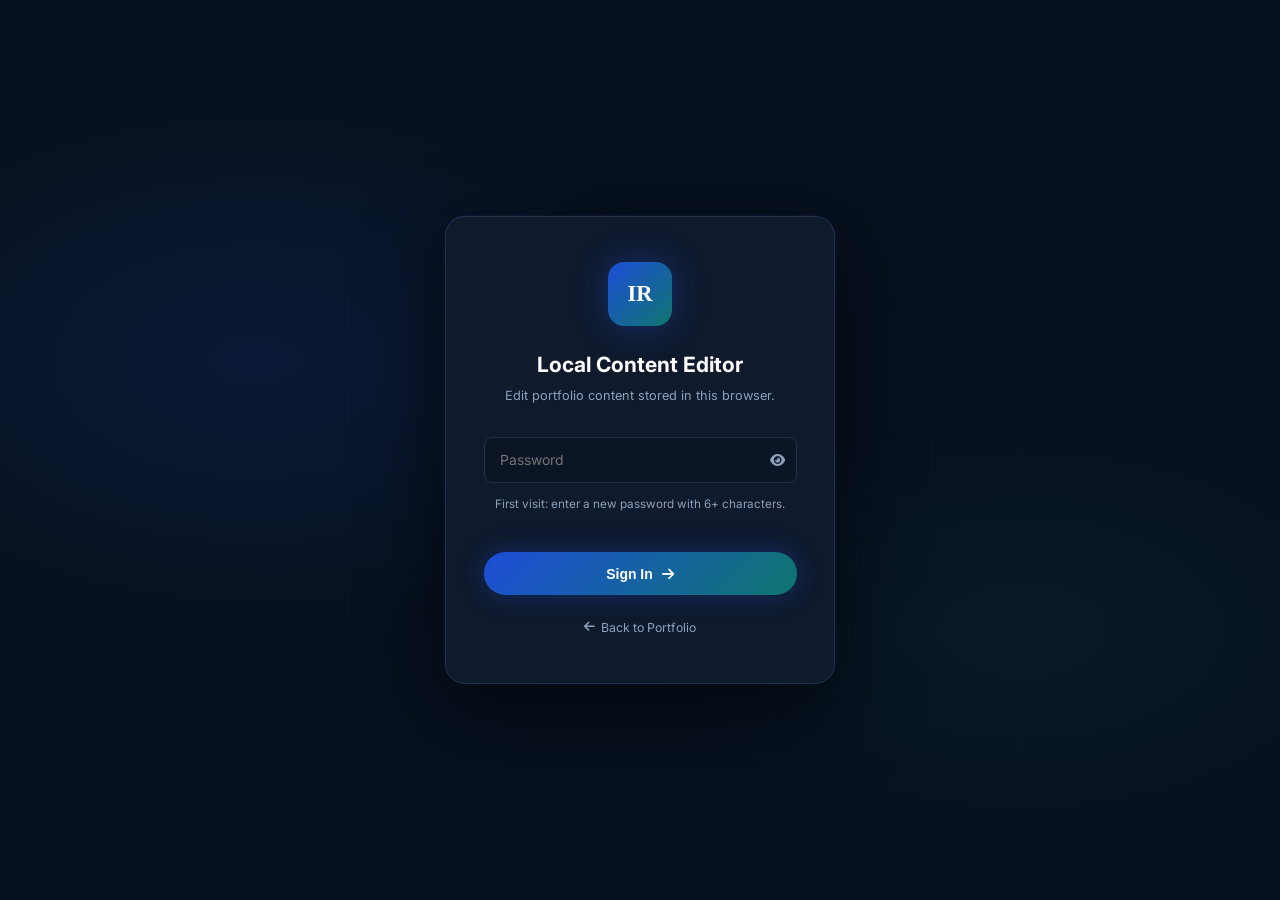
<file: public/admin.html>
<!DOCTYPE html>
<html lang="en">
<head>
  <meta charset="UTF-8"/>
  <meta name="viewport" content="width=device-width, initial-scale=1.0"/>
  <title>Local Content Editor | Islem Rais Portfolio</title>
  <link rel="preconnect" href="https://fonts.googleapis.com" crossorigin />
  <link rel="stylesheet" href="fonts/fa-all.min.css"/>
  <link rel="stylesheet" href="admin.css"/>
</head>
<body class="locked">

  <!-- LOGIN SCREEN -->
  <div class="login-screen" id="loginScreen">
    <div class="login-box">
      <div class="login-logo">IR</div>
      <h1>Local Content Editor</h1>
      <p>Edit portfolio content stored in this browser.</p>
      <form onsubmit="doLogin(event)">
        <div class="login-field">
          <input id="loginPass" type="password" placeholder="Password" autocomplete="current-password" required/>
          <button type="button" class="toggle-pass" onclick="togglePass()" aria-label="Show password">
            <i class="fas fa-eye" id="passEyeIcon"></i>
          </button>
        </div>
        <p class="login-note" id="loginNote"></p>
        <p class="login-error" id="loginError"></p>
        <button type="submit" class="login-btn">Sign In <i class="fas fa-arrow-right"></i></button>
      </form>
      <a href="index.html" class="back-link"><i class="fas fa-arrow-left"></i> Back to Portfolio</a>
    </div>
  </div>

  <!-- DASHBOARD -->
  <div class="dashboard" id="dashboard" style="display:none">

    <!-- SIDEBAR -->
    <aside class="sidebar" id="sidebar">
      <div class="sb-brand">
        <div class="sb-logo">IR</div>
        <div>
          <div class="sb-title">Content Editor</div>
          <div class="sb-sub">Local Portfolio Manager</div>
        </div>
      </div>
      <nav class="sb-nav">
        <a href="#" class="sb-link active" data-tab="profile"      onclick="switchTab(this,'profile')">      <i class="fas fa-user"></i>       Profile</a>
        <a href="#" class="sb-link"        data-tab="stats"        onclick="switchTab(this,'stats')">        <i class="fas fa-chart-bar"></i>  Stats</a>
        <a href="#" class="sb-link"        data-tab="skills"       onclick="switchTab(this,'skills')">       <i class="fas fa-star"></i>       Skills</a>
        <a href="#" class="sb-link"        data-tab="expertise"    onclick="switchTab(this,'expertise')">    <i class="fas fa-handshake"></i>  Expertise</a>
        <a href="#" class="sb-link"        data-tab="tools"        onclick="switchTab(this,'tools')">        <i class="fas fa-tools"></i>      Tools</a>
        <a href="#" class="sb-link"        data-tab="experience"   onclick="switchTab(this,'experience')">   <i class="fas fa-briefcase"></i>  Experience</a>
        <a href="#" class="sb-link"        data-tab="education"    onclick="switchTab(this,'education')">    <i class="fas fa-graduation-cap"></i> Education</a>
        <a href="#" class="sb-link"        data-tab="projects"     onclick="switchTab(this,'projects')">     <i class="fas fa-rocket"></i>     Projects</a>
        <a href="#" class="sb-link"        data-tab="achievements" onclick="switchTab(this,'achievements')"> <i class="fas fa-trophy"></i>     Achievements</a>
        <a href="#" class="sb-link"        data-tab="password"     onclick="switchTab(this,'password')">     <i class="fas fa-lock"></i>       Password</a>
      </nav>
      <div class="sb-footer">
        <a href="index.html" target="_blank" class="sb-preview"><i class="fas fa-external-link-alt"></i> View Portfolio</a>
        <button onclick="doLogout()" class="sb-logout"><i class="fas fa-sign-out-alt"></i> Logout</button>
      </div>
    </aside>

    <!-- MAIN -->
    <main class="main-content">
      <div class="topbar">
        <button class="sidebar-toggle" onclick="toggleSidebar()" aria-label="Toggle sidebar">
          <i class="fas fa-bars"></i>
        </button>
        <div class="topbar-title" id="topbarTitle">Profile</div>
        <div class="topbar-actions">
          <button class="btn-reset" onclick="confirmReset()"><i class="fas fa-undo"></i> Reset All</button>
          <button class="btn-save"  onclick="saveAll()"><i class="fas fa-save"></i> Save Changes</button>
        </div>
      </div>

      <div class="toast" id="toast"></div>
      <div class="editor-notice">
        <i class="fas fa-circle-info" aria-hidden="true"></i>
        <span>Local editor: saved changes are stored in this browser. Update <strong>data.js</strong> for permanent deployment content.</span>
      </div>

      <!-- ===== PROFILE TAB ===== -->
      <div class="tab-panel active" id="tab-profile">
        <div class="panel-header"><h2>Profile Information</h2><p>Your personal details shown across the portfolio.</p></div>
        <div class="form-grid">
          <div class="form-group">
            <label>Full Name</label>
            <input type="text" id="p-name" placeholder="Islem Rais"/>
          </div>
          <div class="form-group">
            <label>Job Title / Role</label>
            <input type="text" id="p-role" placeholder="Account Manager"/>
          </div>
          <div class="form-group">
            <label>Location</label>
            <input type="text" id="p-location" placeholder="Algeria"/>
          </div>
          <div class="form-group">
            <label>Email Address</label>
            <input type="email" id="p-email" placeholder="your@email.com"/>
          </div>
          <div class="form-group span-2">
            <label>LinkedIn URL</label>
            <input type="url" id="p-linkedin" placeholder="https://www.linkedin.com/in/..."/>
          </div>
          <div class="form-group span-2">
            <label>Bio — Paragraph 1</label>
            <textarea id="p-bio1" rows="3" placeholder="First paragraph of your about section..."></textarea>
          </div>
          <div class="form-group span-2">
            <label>Bio — Paragraph 2</label>
            <textarea id="p-bio2" rows="3" placeholder="Second paragraph of your about section..."></textarea>
          </div>
          <div class="form-group">
            <label>Floating Badge 1</label>
            <input type="text" id="p-badge1" placeholder="Top Performer 2024"/>
          </div>
          <div class="form-group">
            <label>Floating Badge 2</label>
            <input type="text" id="p-badge2" placeholder="95% Retention"/>
          </div>
          <div class="form-group span-2">
            <label class="toggle-label">
              <input type="checkbox" id="p-available"/>
              <span>Show "Available for opportunities" badge</span>
            </label>
          </div>
        </div>
      </div>

      <!-- ===== STATS TAB ===== -->
      <div class="tab-panel" id="tab-stats">
        <div class="panel-header"><h2>Hero Statistics</h2><p>The four numbers displayed in the hero section.</p></div>
        <div id="statsEditor"></div>
        <button class="btn-add" onclick="addStat()"><i class="fas fa-plus"></i> Add Stat</button>
      </div>

      <!-- ===== SKILLS TAB ===== -->
      <div class="tab-panel" id="tab-skills">
        <div class="panel-header"><h2>Skill Bars</h2><p>Skills shown in the About section with progress bars.</p></div>
        <div id="skillsEditor"></div>
        <button class="btn-add" onclick="addSkill()"><i class="fas fa-plus"></i> Add Skill</button>
      </div>

      <!-- ===== EXPERTISE TAB ===== -->
      <div class="tab-panel" id="tab-expertise">
        <div class="panel-header"><h2>Core Expertise</h2><p>The six service cards in the Expertise section.</p></div>
        <div id="expertiseEditor"></div>
        <button class="btn-add" onclick="addExpertise()"><i class="fas fa-plus"></i> Add Card</button>
      </div>

      <!-- ===== TOOLS TAB ===== -->
      <div class="tab-panel" id="tab-tools">
        <div class="panel-header"><h2>Tools & Platforms</h2><p>The scrolling marquee of tools shown below expertise.</p></div>
        <div id="toolsEditor"></div>
        <button class="btn-add" onclick="addTool()"><i class="fas fa-plus"></i> Add Tool</button>
      </div>

      <!-- ===== EXPERIENCE TAB ===== -->
      <div class="tab-panel" id="tab-experience">
        <div class="panel-header"><h2>Work Experience</h2><p>Your career timeline entries.</p></div>
        <div id="expEditor"></div>
        <button class="btn-add" onclick="addExp()"><i class="fas fa-plus"></i> Add Position</button>
      </div>

      <!-- ===== EDUCATION TAB ===== -->
      <div class="tab-panel" id="tab-education">
        <div class="panel-header"><h2>Education</h2><p>Your academic background entries.</p></div>
        <div id="eduEditor"></div>
        <button class="btn-add" onclick="addEdu()"><i class="fas fa-plus"></i> Add Degree</button>
      </div>

      <!-- ===== PROJECTS TAB ===== -->
      <div class="tab-panel" id="tab-projects">
        <div class="panel-header"><h2>Featured Projects</h2><p>Projects shown in the Portfolio section.</p></div>
        <div id="projEditor"></div>
        <button class="btn-add" onclick="addProj()"><i class="fas fa-plus"></i> Add Project</button>
      </div>

      <!-- ===== ACHIEVEMENTS TAB ===== -->
      <div class="tab-panel" id="tab-achievements">
        <div class="panel-header"><h2>Achievements</h2><p>Your key accomplishments and recognition.</p></div>
        <div id="achEditor"></div>
        <button class="btn-add" onclick="addAch()"><i class="fas fa-plus"></i> Add Achievement</button>
      </div>

      <!-- ===== PASSWORD TAB ===== -->
      <div class="tab-panel" id="tab-password">
        <div class="panel-header"><h2>Change Password</h2><p>Update the admin dashboard password.</p></div>
        <div class="form-grid" style="max-width:440px">
          <div class="form-group span-2">
            <label>Current Password</label>
            <input type="password" id="pw-current" placeholder="Current password"/>
          </div>
          <div class="form-group span-2">
            <label>New Password</label>
            <input type="password" id="pw-new" placeholder="New password (min 6 chars)"/>
          </div>
          <div class="form-group span-2">
            <label>Confirm New Password</label>
            <input type="password" id="pw-confirm" placeholder="Confirm new password"/>
          </div>
          <div class="form-group span-2">
            <button class="btn-save" onclick="changePassword()"><i class="fas fa-lock"></i> Update Password</button>
          </div>
        </div>
      </div>

    </main>
  </div>

  <script src="data.js"></script>
  <script src="admin.js"></script>
</body>
</html>
</file>
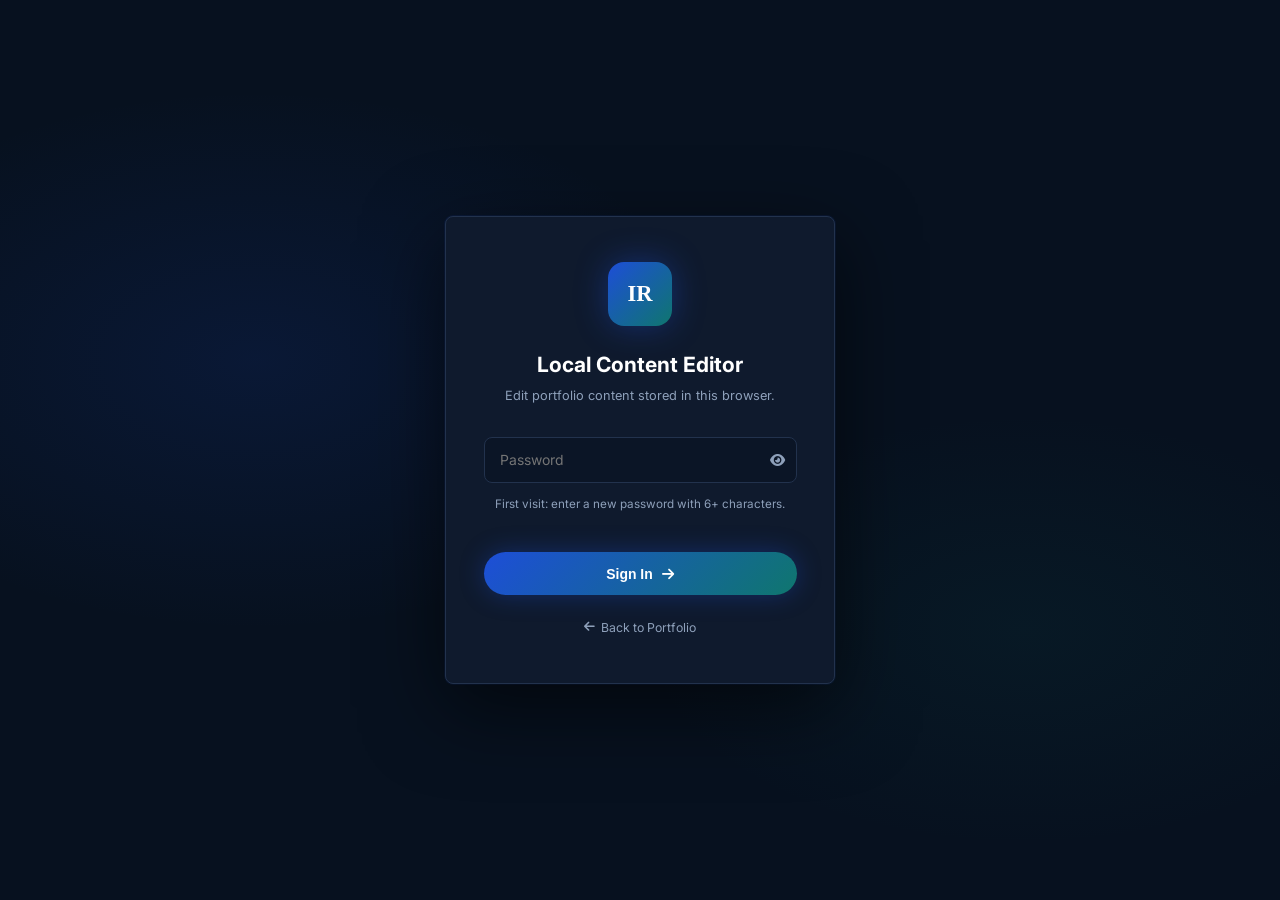
<file: Portfolio/public/admin.html>
<!DOCTYPE html>
<html lang="en">
<head>
  <meta charset="UTF-8"/>
  <meta name="viewport" content="width=device-width, initial-scale=1.0"/>
  <title>Local Content Editor | Islem Rais Portfolio</title>
  <link rel="preconnect" href="https://fonts.googleapis.com" crossorigin />
  <link rel="preconnect" href="https://fonts.gstatic.com" crossorigin />
  <link rel="stylesheet" href="https://fonts.googleapis.com/css2?family=Inter:wght@300;400;500;600;700&display=swap" />
  <link rel="stylesheet" href="fonts/fa-all.min.css"/>
  <link rel="stylesheet" href="admin.css"/>
</head>
<body class="locked">

  <!-- LOGIN SCREEN -->
  <div class="login-screen" id="loginScreen">
    <div class="login-box">
      <div class="login-logo">IR</div>
      <h1>Local Content Editor</h1>
      <p>Edit portfolio content stored in this browser.</p>
      <form onsubmit="doLogin(event)">
        <div class="login-field">
          <input id="loginPass" type="password" placeholder="Password" autocomplete="current-password" required/>
          <button type="button" class="toggle-pass" onclick="togglePass()" aria-label="Show password">
            <i class="fas fa-eye" id="passEyeIcon"></i>
          </button>
        </div>
        <p class="login-note" id="loginNote"></p>
        <p class="login-error" id="loginError"></p>
        <button type="submit" class="login-btn">Sign In <i class="fas fa-arrow-right"></i></button>
      </form>
      <a href="index.html" class="back-link"><i class="fas fa-arrow-left"></i> Back to Portfolio</a>
    </div>
  </div>

  <!-- DASHBOARD -->
  <div class="dashboard" id="dashboard" style="display:none">

    <!-- SIDEBAR -->
    <aside class="sidebar" id="sidebar">
      <div class="sb-brand">
        <div class="sb-logo">IR</div>
        <div>
          <div class="sb-title">Content Editor</div>
          <div class="sb-sub">Local Portfolio Manager</div>
        </div>
      </div>
      <nav class="sb-nav">
        <a href="#" class="sb-link active" data-tab="profile"      onclick="switchTab(this,'profile')">      <i class="fas fa-user"></i>       Profile</a>
        <a href="#" class="sb-link"        data-tab="stats"        onclick="switchTab(this,'stats')">        <i class="fas fa-chart-bar"></i>  Stats</a>
        <a href="#" class="sb-link"        data-tab="skills"       onclick="switchTab(this,'skills')">       <i class="fas fa-star"></i>       Skills</a>
        <a href="#" class="sb-link"        data-tab="expertise"    onclick="switchTab(this,'expertise')">    <i class="fas fa-handshake"></i>  Expertise</a>
        <a href="#" class="sb-link"        data-tab="tools"        onclick="switchTab(this,'tools')">        <i class="fas fa-tools"></i>      Tools</a>
        <a href="#" class="sb-link"        data-tab="experience"   onclick="switchTab(this,'experience')">   <i class="fas fa-briefcase"></i>  Experience</a>
        <a href="#" class="sb-link"        data-tab="education"    onclick="switchTab(this,'education')">    <i class="fas fa-graduation-cap"></i> Education</a>
        <a href="#" class="sb-link"        data-tab="projects"     onclick="switchTab(this,'projects')">     <i class="fas fa-rocket"></i>     Projects</a>
        <a href="#" class="sb-link"        data-tab="achievements" onclick="switchTab(this,'achievements')"> <i class="fas fa-trophy"></i>     Achievements</a>
        <a href="#" class="sb-link"        data-tab="password"     onclick="switchTab(this,'password')">     <i class="fas fa-lock"></i>       Password</a>
      </nav>
      <div class="sb-footer">
        <a href="index.html" target="_blank" class="sb-preview"><i class="fas fa-external-link-alt"></i> View Portfolio</a>
        <button onclick="doLogout()" class="sb-logout"><i class="fas fa-sign-out-alt"></i> Logout</button>
      </div>
    </aside>

    <!-- MAIN -->
    <main class="main-content">
      <div class="topbar">
        <button class="sidebar-toggle" onclick="toggleSidebar()" aria-label="Toggle sidebar">
          <i class="fas fa-bars"></i>
        </button>
        <div class="topbar-title" id="topbarTitle">Profile</div>
        <div class="topbar-actions">
          <button class="btn-reset" onclick="confirmReset()"><i class="fas fa-undo"></i> Reset All</button>
          <button class="btn-save"  onclick="saveAll()"><i class="fas fa-save"></i> Save Changes</button>
        </div>
      </div>

      <div class="toast" id="toast"></div>
      <div class="editor-notice">
        <i class="fas fa-circle-info" aria-hidden="true"></i>
        <span>Local editor: saved changes are stored in this browser. Update <strong>data.js</strong> for permanent deployment content.</span>
      </div>

      <!-- ===== PROFILE TAB ===== -->
      <div class="tab-panel active" id="tab-profile">
        <div class="panel-header"><h2>Profile Information</h2><p>Your personal details shown across the portfolio.</p></div>
        <div class="form-grid">
          <div class="form-group">
            <label>Full Name</label>
            <input type="text" id="p-name" placeholder="Islem Rais"/>
          </div>
          <div class="form-group">
            <label>Job Title / Role</label>
            <input type="text" id="p-role" placeholder="Account Manager"/>
          </div>
          <div class="form-group">
            <label>Location</label>
            <input type="text" id="p-location" placeholder="Algeria"/>
          </div>
          <div class="form-group">
            <label>Email Address</label>
            <input type="email" id="p-email" placeholder="your@email.com"/>
          </div>
          <div class="form-group span-2">
            <label>LinkedIn URL</label>
            <input type="url" id="p-linkedin" placeholder="https://www.linkedin.com/in/..."/>
          </div>
          <div class="form-group span-2">
            <label>Bio - Paragraph 1</label>
            <textarea id="p-bio1" rows="3" placeholder="First paragraph of your about section..."></textarea>
          </div>
          <div class="form-group span-2">
            <label>Bio - Paragraph 2</label>
            <textarea id="p-bio2" rows="3" placeholder="Second paragraph of your about section..."></textarea>
          </div>
          <div class="form-group">
            <label>Floating Badge 1</label>
            <input type="text" id="p-badge1" placeholder="Top Performer 2024"/>
          </div>
          <div class="form-group">
            <label>Floating Badge 2</label>
            <input type="text" id="p-badge2" placeholder="95% Retention"/>
          </div>
          <div class="form-group span-2">
            <label class="toggle-label">
              <input type="checkbox" id="p-available"/>
              <span>Show "Available for opportunities" badge</span>
            </label>
          </div>
        </div>
      </div>

      <!-- ===== STATS TAB ===== -->
      <div class="tab-panel" id="tab-stats">
        <div class="panel-header"><h2>Hero Statistics</h2><p>The four numbers displayed in the hero section.</p></div>
        <div id="statsEditor"></div>
        <button class="btn-add" onclick="addStat()"><i class="fas fa-plus"></i> Add Stat</button>
      </div>

      <!-- ===== SKILLS TAB ===== -->
      <div class="tab-panel" id="tab-skills">
        <div class="panel-header"><h2>Skill Bars</h2><p>Skills shown in the About section with progress bars.</p></div>
        <div id="skillsEditor"></div>
        <button class="btn-add" onclick="addSkill()"><i class="fas fa-plus"></i> Add Skill</button>
      </div>

      <!-- ===== EXPERTISE TAB ===== -->
      <div class="tab-panel" id="tab-expertise">
        <div class="panel-header"><h2>Core Expertise</h2><p>The six service cards in the Expertise section.</p></div>
        <div id="expertiseEditor"></div>
        <button class="btn-add" onclick="addExpertise()"><i class="fas fa-plus"></i> Add Card</button>
      </div>

      <!-- ===== TOOLS TAB ===== -->
      <div class="tab-panel" id="tab-tools">
        <div class="panel-header"><h2>Tools & Platforms</h2><p>The scrolling marquee of tools shown below expertise.</p></div>
        <div id="toolsEditor"></div>
        <button class="btn-add" onclick="addTool()"><i class="fas fa-plus"></i> Add Tool</button>
      </div>

      <!-- ===== EXPERIENCE TAB ===== -->
      <div class="tab-panel" id="tab-experience">
        <div class="panel-header"><h2>Work Experience</h2><p>Your career timeline entries.</p></div>
        <div id="expEditor"></div>
        <button class="btn-add" onclick="addExp()"><i class="fas fa-plus"></i> Add Position</button>
      </div>

      <!-- ===== EDUCATION TAB ===== -->
      <div class="tab-panel" id="tab-education">
        <div class="panel-header"><h2>Education</h2><p>Your academic background entries.</p></div>
        <div id="eduEditor"></div>
        <button class="btn-add" onclick="addEdu()"><i class="fas fa-plus"></i> Add Degree</button>
      </div>

      <!-- ===== PROJECTS TAB ===== -->
      <div class="tab-panel" id="tab-projects">
        <div class="panel-header"><h2>Featured Projects</h2><p>Projects shown in the Portfolio section.</p></div>
        <div id="projEditor"></div>
        <button class="btn-add" onclick="addProj()"><i class="fas fa-plus"></i> Add Project</button>
      </div>

      <!-- ===== ACHIEVEMENTS TAB ===== -->
      <div class="tab-panel" id="tab-achievements">
        <div class="panel-header"><h2>Achievements</h2><p>Your key accomplishments and recognition.</p></div>
        <div id="achEditor"></div>
        <button class="btn-add" onclick="addAch()"><i class="fas fa-plus"></i> Add Achievement</button>
      </div>

      <!-- ===== PASSWORD TAB ===== -->
      <div class="tab-panel" id="tab-password">
        <div class="panel-header"><h2>Change Password</h2><p>Update the admin dashboard password.</p></div>
        <div class="form-grid" style="max-width:440px">
          <div class="form-group span-2">
            <label>Current Password</label>
            <input type="password" id="pw-current" placeholder="Current password"/>
          </div>
          <div class="form-group span-2">
            <label>New Password</label>
            <input type="password" id="pw-new" placeholder="New password (min 6 chars)"/>
          </div>
          <div class="form-group span-2">
            <label>Confirm New Password</label>
            <input type="password" id="pw-confirm" placeholder="Confirm new password"/>
          </div>
          <div class="form-group span-2">
            <button class="btn-save" onclick="changePassword()"><i class="fas fa-lock"></i> Update Password</button>
          </div>
        </div>
      </div>

    </main>
  </div>

  <script src="data.js"></script>
  <script src="admin.js"></script>
</body>
</html>
</file>
<file: Portfolio/style.css>
/* =====================================================
   ISLEM RAIS — DYNAMIC PORTFOLIO
   ===================================================== */

:root {
  --gold:       #c9a84c;
  --gold-l:     #f0dfa0;
  --gold-d:     #a67c32;
  --dark:       #08080f;
  --dark-2:     #0e0e18;
  --dark-3:     #141420;
  --dark-card:  #12121e;
  --light:      #f8f6f2;
  --white:      #ffffff;
  --text:       #3c3c50;
  --muted:      #7a7a96;
  --border:     #e6e2d8;
  --border-d:   #1e1e30;
  --radius:     6px;
  --radius-lg:  14px;
  --font-s:     'Playfair Display', Georgia, serif;
  --font-n:     'Inter', system-ui, sans-serif;
  --ease:       cubic-bezier(0.4, 0, 0.2, 1);
}

/* ---- RESET ---- */
*, *::before, *::after { box-sizing: border-box; margin: 0; padding: 0; }
html { scroll-behavior: smooth; }
body { font-family: var(--font-n); color: var(--text); background: var(--light); overflow-x: hidden; line-height: 1.75; }
a { text-decoration: none; color: inherit; }
ul { list-style: none; }

body.loading { overflow: hidden; }

/* ---- SCROLLBAR ---- */
::-webkit-scrollbar { width: 4px; }
::-webkit-scrollbar-track { background: var(--dark); }
::-webkit-scrollbar-thumb { background: var(--gold); border-radius: 10px; }

/* =====================================================
   PRELOADER
   ===================================================== */
.preloader {
  position: fixed; inset: 0;
  background: var(--dark);
  z-index: 9999;
  display: flex; align-items: center; justify-content: center;
  transition: opacity 0.6s var(--ease), visibility 0.6s;
}
.preloader.hidden { opacity: 0; visibility: hidden; }

.preloader-inner { text-align: center; }

.preloader-logo {
  font-family: var(--font-s);
  font-size: 3rem;
  font-weight: 700;
  color: var(--gold);
  margin-bottom: 2rem;
  letter-spacing: 3px;
  animation: pulse-logo 1.5s ease-in-out infinite;
}

@keyframes pulse-logo {
  0%, 100% { opacity: 1; transform: scale(1); }
  50% { opacity: 0.6; transform: scale(0.95); }
}

.preloader-bar {
  width: 200px;
  height: 2px;
  background: rgba(255,255,255,0.08);
  border-radius: 10px;
  overflow: hidden;
  margin: 0 auto 1rem;
}
.preloader-fill {
  height: 100%;
  width: 0;
  background: linear-gradient(90deg, var(--gold-d), var(--gold-l));
  border-radius: 10px;
  transition: width 0.1s linear;
}
.preloader-text {
  font-size: 0.75rem;
  letter-spacing: 2px;
  text-transform: uppercase;
  color: var(--muted);
}

/* =====================================================
   CUSTOM CURSOR
   ===================================================== */
.cursor {
  width: 10px; height: 10px;
  background: var(--gold);
  border-radius: 50%;
  position: fixed;
  pointer-events: none;
  z-index: 9998;
  transform: translate(-50%, -50%);
  transition: transform 0.1s, width 0.3s var(--ease), height 0.3s var(--ease), background 0.3s;
}
.cursor-follower {
  width: 36px; height: 36px;
  border: 1.5px solid rgba(201,168,76,0.5);
  border-radius: 50%;
  position: fixed;
  pointer-events: none;
  z-index: 9997;
  transform: translate(-50%, -50%);
  transition: transform 0.18s var(--ease), width 0.3s var(--ease), height 0.3s var(--ease), opacity 0.3s;
}
.cursor.hovered { width: 20px; height: 20px; background: var(--gold-l); }
.cursor-follower.hovered { width: 56px; height: 56px; opacity: 0.4; }

@media (hover: none) {
  .cursor, .cursor-follower { display: none; }
}

/* =====================================================
   NAVBAR
   ===================================================== */
.navbar {
  position: fixed; top: 0; left: 0; right: 0;
  z-index: 100;
  display: flex; align-items: center; justify-content: space-between;
  padding: 0 5%;
  height: 72px;
  background: rgba(248,246,242,0);
  transition: background 0.4s var(--ease), border-color 0.4s, box-shadow 0.4s;
  border-bottom: 1px solid transparent;
}
.navbar.scrolled {
  background: rgba(248,246,242,0.94);
  backdrop-filter: blur(20px);
  border-bottom-color: var(--border);
  box-shadow: 0 1px 32px rgba(0,0,0,0.06);
}

.nav-brand {
  display: flex; align-items: center; gap: 0.7rem;
}
.brand-initials {
  width: 36px; height: 36px;
  background: var(--dark);
  color: var(--gold);
  border-radius: var(--radius);
  display: flex; align-items: center; justify-content: center;
  font-family: var(--font-s);
  font-size: 1rem;
  font-weight: 700;
}
.brand-name {
  font-family: var(--font-s);
  font-size: 1.15rem;
  font-weight: 600;
  color: var(--dark);
}

.nav-links {
  display: flex; align-items: center; gap: 2.2rem;
}
.nav-links a {
  font-size: 0.82rem;
  font-weight: 500;
  letter-spacing: 0.5px;
  text-transform: uppercase;
  color: var(--text);
  position: relative;
  overflow: hidden;
  transition: color 0.3s;
}
.nav-links a:not(.nav-cta)::after {
  content: '';
  position: absolute;
  bottom: -2px; left: 0;
  width: 0; height: 1.5px;
  background: var(--gold-d);
  transition: width 0.3s var(--ease);
}
.nav-links a:not(.nav-cta):hover::after { width: 100%; }
.nav-links a:not(.nav-cta):hover { color: var(--gold-d); }

.nav-cta {
  background: var(--dark);
  color: var(--gold-l) !important;
  padding: 0.55rem 1.5rem;
  border-radius: var(--radius);
  letter-spacing: 0.5px;
  transition: background 0.3s, transform 0.2s !important;
}
.nav-cta:hover { background: var(--gold-d) !important; color: var(--dark) !important; transform: translateY(-2px) !important; }

.hamburger {
  display: none;
  flex-direction: column;
  gap: 5px;
  background: none;
  border: none;
  cursor: pointer;
  padding: 4px;
  z-index: 101;
}
.hamburger span {
  display: block; width: 24px; height: 2px;
  background: var(--dark); border-radius: 2px;
  transition: all 0.3s var(--ease);
}
.hamburger.open span:nth-child(1) { transform: rotate(45deg) translate(5px,5px); }
.hamburger.open span:nth-child(2) { opacity: 0; }
.hamburger.open span:nth-child(3) { transform: rotate(-45deg) translate(5px,-5px); }

/* =====================================================
   HERO
   ===================================================== */
.hero {
  min-height: 100vh;
  background: var(--dark);
  display: flex; align-items: center; justify-content: center;
  position: relative; overflow: hidden;
  padding: 8rem 5% 6rem;
}

#particleCanvas {
  position: absolute; inset: 0;
  width: 100%; height: 100%;
  z-index: 0;
}

.hero-line-left, .hero-line-right {
  position: absolute;
  width: 1px; top: 0; bottom: 0;
  background: linear-gradient(to bottom, transparent, rgba(201,168,76,0.15), transparent);
}
.hero-line-left { left: 10%; }
.hero-line-right { right: 10%; }

.hero-content {
  position: relative; z-index: 2;
  max-width: 820px; text-align: center;
}

.hero-eyebrow {
  display: inline-flex; align-items: center; gap: 0.7rem;
  background: rgba(201,168,76,0.1);
  border: 1px solid rgba(201,168,76,0.25);
  color: var(--gold-l);
  font-size: 0.78rem;
  font-weight: 500;
  letter-spacing: 2px;
  text-transform: uppercase;
  padding: 0.5rem 1.4rem;
  border-radius: 100px;
  margin-bottom: 2.5rem;
  animation: fade-down 0.8s var(--ease) both;
}

.dot-pulse {
  width: 8px; height: 8px;
  background: #4ade80;
  border-radius: 50%;
  box-shadow: 0 0 10px #4ade80;
  animation: dot-pulse 2s ease infinite;
}
@keyframes dot-pulse {
  0%,100%{box-shadow: 0 0 6px #4ade80;} 50%{box-shadow: 0 0 16px #4ade80;}
}

.hero-title-wrap { overflow: hidden; margin-bottom: 0.6rem; }

.hero-title {
  font-family: var(--font-s);
  font-size: clamp(3.5rem, 9vw, 7rem);
  font-weight: 900;
  color: var(--white);
  line-height: 1;
  letter-spacing: -2px;
  animation: slide-up 0.9s var(--ease) 0.2s both;
}
.hero-title .gold { color: var(--gold); display: block; }

.hero-role-wrap {
  display: flex; align-items: center; justify-content: center; gap: 0;
  font-size: clamp(1rem, 2.5vw, 1.3rem);
  color: var(--muted);
  letter-spacing: 4px;
  text-transform: uppercase;
  font-weight: 300;
  margin-bottom: 2rem;
  animation: fade-up 0.9s var(--ease) 0.4s both;
}
.type-cursor {
  color: var(--gold);
  animation: blink 0.8s step-end infinite;
  margin-left: 2px;
}
@keyframes blink { 0%,100%{opacity:1;} 50%{opacity:0;} }

.hero-desc {
  font-size: clamp(1rem, 1.8vw, 1.1rem);
  color: #7070a0;
  max-width: 560px;
  margin: 0 auto 3rem;
  line-height: 1.9;
  animation: fade-up 0.9s var(--ease) 0.5s both;
}

.hero-cta {
  display: flex; gap: 1.2rem; justify-content: center; flex-wrap: wrap;
  margin-bottom: 5rem;
  animation: fade-up 0.9s var(--ease) 0.65s both;
}

.cta-primary {
  display: inline-flex; align-items: center; gap: 0.8rem;
  background: var(--gold);
  color: var(--dark);
  font-weight: 700; font-size: 0.9rem;
  padding: 1rem 2.5rem;
  border-radius: var(--radius);
  letter-spacing: 0.3px;
  transition: all 0.3s var(--ease);
  position: relative; overflow: hidden;
}
.cta-primary::before {
  content: '';
  position: absolute; top: 0; left: -100%;
  width: 100%; height: 100%;
  background: linear-gradient(90deg, transparent, rgba(255,255,255,0.25), transparent);
  transition: left 0.5s var(--ease);
}
.cta-primary:hover::before { left: 100%; }
.cta-primary:hover { background: var(--gold-l); transform: translateY(-3px); box-shadow: 0 12px 32px rgba(201,168,76,0.35); }

.cta-secondary {
  display: inline-flex; align-items: center;
  color: var(--white);
  font-weight: 500; font-size: 0.9rem;
  padding: 1rem 2.5rem;
  border-radius: var(--radius);
  border: 1px solid rgba(255,255,255,0.14);
  letter-spacing: 0.3px;
  transition: all 0.3s var(--ease);
}
.cta-secondary:hover { border-color: rgba(255,255,255,0.4); background: rgba(255,255,255,0.05); }

.hero-stats {
  display: flex; align-items: center; justify-content: center; gap: 3rem; flex-wrap: wrap;
  padding-top: 3rem;
  border-top: 1px solid rgba(255,255,255,0.05);
  animation: fade-up 0.9s var(--ease) 0.8s both;
}
.h-stat { text-align: center; }
.h-stat-n {
  font-family: var(--font-s);
  font-size: 2.6rem; color: var(--gold); line-height: 1;
  display: inline;
}
.h-stat-l {
  display: block;
  font-size: 0.75rem; color: var(--muted);
  letter-spacing: 1px; text-transform: uppercase;
  margin-top: 0.4rem;
}
.h-divider { width: 1px; height: 50px; background: rgba(255,255,255,0.06); }

.hero-scroll-hint {
  position: absolute; bottom: 2.5rem; left: 50%; transform: translateX(-50%);
  display: flex; flex-direction: column; align-items: center; gap: 0.7rem;
  z-index: 2; animation: fade 1.5s ease 1.5s both;
}
.hero-scroll-hint span { font-size: 0.68rem; letter-spacing: 3px; text-transform: uppercase; color: var(--muted); }
.mouse-icon {
  width: 24px; height: 38px;
  border: 1.5px solid rgba(255,255,255,0.2);
  border-radius: 12px;
  display: flex; justify-content: center; padding-top: 7px;
}
.mouse-dot {
  width: 4px; height: 8px;
  background: var(--gold);
  border-radius: 2px;
  animation: mouse-scroll 2s ease infinite;
}
@keyframes mouse-scroll {
  0%{transform:translateY(0);opacity:1;} 100%{transform:translateY(10px);opacity:0;}
}

/* =====================================================
   SECTION COMMONS
   ===================================================== */
.section { padding: 8rem 5%; }
.section-dark { background: var(--dark-2); padding: 8rem 5%; }
.container { max-width: 1100px; margin: 0 auto; }

.section-head { text-align: center; margin-bottom: 4.5rem; }
.section-label {
  display: inline-block;
  font-size: 0.72rem; font-weight: 700;
  letter-spacing: 3.5px; text-transform: uppercase;
  color: var(--gold-d);
  position: relative; padding-bottom: 6px;
  margin-bottom: 1rem;
}
.section-label::after {
  content: '';
  position: absolute; bottom: 0; left: 50%; transform: translateX(-50%);
  width: 30px; height: 2px; background: var(--gold);
}
.section-label.light { color: var(--gold-l); }
.section-label.light::after { background: var(--gold); }

.section-title {
  font-family: var(--font-s);
  font-size: clamp(2.2rem, 5vw, 3.2rem);
  font-weight: 700; color: var(--dark);
  line-height: 1.15;
}
.section-title em { color: var(--gold-d); font-style: normal; }
.section-title.light { color: var(--white); }
.section-title.light em { color: var(--gold); }
.section-sub {
  margin-top: 1rem; font-size: 1rem; color: var(--muted);
  max-width: 440px; margin-left: auto; margin-right: auto;
}

/* =====================================================
   ABOUT
   ===================================================== */
.about-grid {
  display: grid;
  grid-template-columns: 1fr 1.1fr;
  gap: 6rem; align-items: center;
}

.about-visual { position: relative; }

.about-card-3d {
  background: var(--dark);
  border-radius: var(--radius-lg);
  padding: 2.5rem;
  box-shadow: 0 24px 64px rgba(0,0,0,0.2);
  transform-style: preserve-3d;
  transition: transform 0.1s linear;
  cursor: default;
}
.ac-avatar {
  width: 72px; height: 72px;
  background: linear-gradient(135deg, var(--gold-d), var(--gold));
  border-radius: 50%;
  font-family: var(--font-s);
  font-size: 1.6rem; font-weight: 700;
  color: var(--dark);
  display: flex; align-items: center; justify-content: center;
  margin-bottom: 1.2rem;
  border: 3px solid rgba(201,168,76,0.3);
}
.ac-front h3 { font-family: var(--font-s); font-size: 1.5rem; color: var(--white); margin-bottom: 0.2rem; }
.ac-front > p { font-size: 0.85rem; color: var(--muted); letter-spacing: 1px; text-transform: uppercase; }
.ac-divider { height: 1px; background: var(--border-d); margin: 1.5rem 0; }
.ac-row {
  display: flex; align-items: center; gap: 0.7rem;
  font-size: 0.88rem; color: var(--muted);
  padding: 0.4rem 0;
}
.ac-row i { color: var(--gold); width: 16px; text-align: center; }
.ac-row a { color: var(--gold-l); }
.ac-row a:hover { text-decoration: underline; }
.available-row { color: #4ade80 !important; }
.green-dot {
  width: 8px; height: 8px;
  background: #4ade80;
  border-radius: 50%;
  box-shadow: 0 0 8px #4ade80;
  flex-shrink: 0;
}

.floating-badge {
  position: absolute;
  background: var(--white);
  border: 1px solid var(--border);
  border-radius: 100px;
  padding: 0.5rem 1.2rem;
  font-size: 0.78rem;
  font-weight: 600;
  color: var(--dark);
  box-shadow: 0 8px 24px rgba(0,0,0,0.12);
  white-space: nowrap;
  display: flex; align-items: center; gap: 0.5rem;
}
.floating-badge i { color: var(--gold); }
.badge-1 { bottom: -1.5rem; right: -1.5rem; }
.badge-2 { top: -1rem; left: -1.5rem; }

.float-anim  { animation: float-badge 4s ease-in-out infinite; }
.float-anim-2{ animation: float-badge 4s ease-in-out 2s infinite; }
@keyframes float-badge {
  0%,100%{transform:translateY(0);} 50%{transform:translateY(-10px);}
}

.about-text .section-label { text-align: left; }
.about-text .section-label::after { left: 0; transform: none; }
.about-text .section-title { text-align: left; margin-bottom: 1.5rem; }
.about-text > p { font-size: 1rem; color: var(--text); margin-bottom: 1.2rem; line-height: 1.85; }

.about-skills { margin-top: 2rem; }
.skill-bar-item { margin-bottom: 1.4rem; }
.skill-bar-header { display: flex; justify-content: space-between; margin-bottom: 0.5rem; font-size: 0.88rem; font-weight: 500; color: var(--dark); }
.skill-pct { color: var(--gold-d); font-weight: 600; }
.skill-bar-track {
  height: 5px; background: var(--border);
  border-radius: 10px; overflow: hidden;
}
.skill-bar-fill {
  height: 100%; width: 0;
  background: linear-gradient(90deg, var(--gold-d), var(--gold-l));
  border-radius: 10px;
  transition: width 1.4s cubic-bezier(0.4, 0, 0.2, 1);
}

/* =====================================================
   EXPERTISE
   ===================================================== */
.expertise-grid {
  display: grid;
  grid-template-columns: repeat(3, 1fr);
  gap: 1.5rem;
  margin-bottom: 3.5rem;
}

.exp-card {
  background: var(--dark-card);
  border: 1px solid var(--border-d);
  border-radius: var(--radius-lg);
  padding: 2.5rem 2rem;
  position: relative;
  overflow: hidden;
  cursor: default;
  transition: border-color 0.3s, transform 0.3s var(--ease);
}
.exp-card:hover { border-color: rgba(201,168,76,0.4); }

.exp-card-glow {
  position: absolute; top: -80px; right: -80px;
  width: 200px; height: 200px;
  background: radial-gradient(circle, rgba(201,168,76,0.12) 0%, transparent 70%);
  opacity: 0;
  transition: opacity 0.4s;
  border-radius: 50%;
  pointer-events: none;
}
.exp-card:hover .exp-card-glow { opacity: 1; }

.exp-card-num {
  font-family: var(--font-s);
  font-size: 3rem; font-weight: 900;
  color: rgba(201,168,76,0.08);
  line-height: 1; margin-bottom: 0.8rem;
}
.exp-card-icon { font-size: 1.4rem; color: var(--gold); margin-bottom: 1rem; }
.exp-card h3 { font-size: 0.97rem; font-weight: 600; color: var(--white); margin-bottom: 0.7rem; line-height: 1.4; }
.exp-card p { font-size: 0.87rem; color: #6a6a88; line-height: 1.7; }
.exp-card-arrow {
  position: absolute; bottom: 1.5rem; right: 1.5rem;
  width: 32px; height: 32px;
  border: 1px solid var(--border-d);
  border-radius: 50%;
  display: flex; align-items: center; justify-content: center;
  color: var(--muted); font-size: 0.75rem;
  opacity: 0; transform: translateX(-6px);
  transition: all 0.3s var(--ease);
}
.exp-card:hover .exp-card-arrow { opacity: 1; transform: translateX(0); color: var(--gold); border-color: var(--gold); }

/* ---- MARQUEE ---- */
.tools-marquee-wrap { }
.marquee-label {
  text-align: center;
  font-size: 0.72rem; font-weight: 700;
  letter-spacing: 3px; text-transform: uppercase;
  color: var(--muted); margin-bottom: 1.5rem;
}
.marquee-track {
  overflow: hidden;
  -webkit-mask: linear-gradient(90deg, transparent, #fff 10%, #fff 90%, transparent);
  mask: linear-gradient(90deg, transparent, #fff 10%, #fff 90%, transparent);
}
.marquee-inner {
  display: flex; gap: 1rem;
  white-space: nowrap;
  animation: marquee-scroll 22s linear infinite;
  width: max-content;
}
.marquee-inner span {
  background: rgba(255,255,255,0.04);
  border: 1px solid var(--border-d);
  color: #8080a8;
  font-size: 0.83rem;
  padding: 0.45rem 1.2rem;
  border-radius: 100px;
  transition: all 0.3s;
  cursor: default;
  flex-shrink: 0;
}
.marquee-inner span:hover { border-color: var(--gold); color: var(--gold-l); }
@keyframes marquee-scroll {
  0%{transform:translateX(0);} 100%{transform:translateX(-50%);}
}

/* =====================================================
   TIMELINE (EXPERIENCE)
   ===================================================== */
.timeline { position: relative; padding-left: 2rem; }
.timeline::before {
  content: '';
  position: absolute; left: 0; top: 0; bottom: 0;
  width: 1px;
  background: linear-gradient(to bottom, transparent, var(--border) 10%, var(--border) 90%, transparent);
}

.tl-item {
  position: relative;
  padding: 0 0 3rem 3rem;
}
.tl-dot {
  position: absolute; left: -8px; top: 4px;
  width: 17px; height: 17px;
  border-radius: 50%;
  background: var(--light);
  border: 2px solid var(--border);
  display: flex; align-items: center; justify-content: center;
  transition: border-color 0.3s;
}
.tl-dot span {
  width: 7px; height: 7px;
  border-radius: 50%;
  background: var(--border);
  transition: background 0.3s;
}
.tl-item:hover .tl-dot { border-color: var(--gold); }
.tl-item:hover .tl-dot span { background: var(--gold); }
.tl-dot.edu { border-color: #3b82f6; }
.tl-dot.edu span { background: #3b82f6; }

.tl-date {
  font-size: 0.78rem; font-weight: 700;
  letter-spacing: 1px; text-transform: uppercase;
  color: var(--gold-d); margin-bottom: 0.8rem;
}

.tl-card {
  background: var(--white);
  border: 1px solid var(--border);
  border-radius: var(--radius-lg);
  padding: 2rem;
  box-shadow: var(--shadow, 0 2px 20px rgba(0,0,0,0.05));
  transition: all 0.3s var(--ease);
}
.tl-card:hover { border-color: rgba(201,168,76,0.4); box-shadow: 0 8px 40px rgba(0,0,0,0.1); transform: translateX(4px); }
.edu-card { border-left: 3px solid #3b82f6; }

.tl-card-header {
  display: flex; justify-content: space-between; align-items: flex-start;
  margin-bottom: 1.2rem; flex-wrap: wrap; gap: 0.5rem;
}
.tl-card h3 { font-family: var(--font-s); font-size: 1.25rem; font-weight: 700; color: var(--dark); margin-bottom: 0.2rem; }
.tl-company { font-size: 0.85rem; color: var(--muted); }

.tl-badge {
  font-size: 0.7rem; font-weight: 700;
  letter-spacing: 1px; text-transform: uppercase;
  padding: 0.3rem 0.9rem; border-radius: 100px;
}
.tl-badge.current { background: rgba(74,222,128,0.1); color: #16a34a; border: 1px solid rgba(74,222,128,0.25); }
.tl-badge.edu { background: rgba(59,130,246,0.1); color: #2563eb; border: 1px solid rgba(59,130,246,0.25); }

.tl-list li {
  font-size: 0.92rem; color: var(--text);
  padding: 0.28rem 0 0.28rem 1.4rem;
  position: relative; line-height: 1.7;
}
.tl-list li::before {
  content: '';
  position: absolute; left: 0; top: 0.75rem;
  width: 6px; height: 1.5px;
  background: var(--gold);
}

.tl-tags {
  display: flex; flex-wrap: wrap; gap: 0.5rem;
  margin-top: 1.2rem;
}
.tl-tags span {
  font-size: 0.75rem; font-weight: 600;
  background: var(--light);
  border: 1px solid var(--border);
  color: var(--muted);
  padding: 0.25rem 0.8rem;
  border-radius: 100px;
  letter-spacing: 0.3px;
}

.tl-edu-desc { font-size: 0.92rem; color: var(--muted); line-height: 1.7; }

/* =====================================================
   ACHIEVEMENTS
   ===================================================== */
.ach-grid {
  display: grid;
  grid-template-columns: repeat(auto-fit, minmax(230px, 1fr));
  gap: 1.5rem;
}

.ach-card {
  background: var(--dark-card);
  border: 1px solid var(--border-d);
  border-radius: var(--radius-lg);
  padding: 2.5rem 2rem;
  position: relative; overflow: hidden;
  transition: all 0.35s var(--ease);
  cursor: default;
}
.ach-card:hover { border-color: var(--gold); transform: translateY(-6px); box-shadow: 0 20px 48px rgba(0,0,0,0.4); }

.ach-number {
  position: absolute; top: 1rem; right: 1.5rem;
  font-family: var(--font-s);
  font-size: 4rem; font-weight: 900;
  color: rgba(201,168,76,0.06);
  line-height: 1; pointer-events: none;
}
.ach-icon { font-size: 1.8rem; color: var(--gold); margin-bottom: 1.2rem; display: block; }
.ach-card h3 { font-size: 1.05rem; font-weight: 600; color: var(--white); margin-bottom: 0.7rem; }
.ach-card p { font-size: 0.87rem; color: #6a6a88; line-height: 1.7; margin-bottom: 1.5rem; }
.ach-line {
  height: 2px; width: 0;
  background: linear-gradient(90deg, var(--gold-d), var(--gold-l));
  border-radius: 2px;
  transition: width 0.5s var(--ease);
}
.ach-card:hover .ach-line { width: 100%; }

/* =====================================================
   CONTACT
   ===================================================== */
.contact-grid {
  display: grid;
  grid-template-columns: 1fr 1.8fr;
  gap: 4rem; align-items: start;
}

.contact-info { display: flex; flex-direction: column; gap: 1.2rem; }

.contact-card {
  display: flex; align-items: center; gap: 1.2rem;
  background: var(--white);
  border: 1px solid var(--border);
  border-radius: var(--radius-lg);
  padding: 1.3rem 1.8rem;
  transition: all 0.3s var(--ease);
  box-shadow: 0 2px 12px rgba(0,0,0,0.04);
}
.contact-card:hover { border-color: var(--gold); transform: translateX(4px); box-shadow: 0 6px 24px rgba(0,0,0,0.08); }
.cc-icon {
  width: 44px; height: 44px;
  background: var(--dark);
  border-radius: var(--radius);
  display: flex; align-items: center; justify-content: center;
  color: var(--gold); font-size: 1rem; flex-shrink: 0;
}
.cc-label { font-size: 0.72rem; font-weight: 700; letter-spacing: 1.5px; text-transform: uppercase; color: var(--muted); margin-bottom: 0.2rem; }
.contact-card a, .contact-card span { font-size: 0.92rem; font-weight: 500; color: var(--dark); }
.contact-card a:hover { color: var(--gold-d); }

.contact-availability {
  display: flex; align-items: center; gap: 0.8rem;
  background: rgba(74,222,128,0.06);
  border: 1px solid rgba(74,222,128,0.2);
  border-radius: var(--radius-lg);
  padding: 1.1rem 1.5rem;
}
.contact-availability p { font-size: 0.87rem; color: #16a34a; font-weight: 500; line-height: 1.5; }

.contact-form {
  background: var(--white);
  border: 1px solid var(--border);
  border-radius: var(--radius-lg);
  padding: 3rem;
  box-shadow: 0 8px 40px rgba(0,0,0,0.08);
}

.cf-row { display: grid; grid-template-columns: 1fr 1fr; gap: 1.2rem; }
.cf-field { display: flex; flex-direction: column; margin-bottom: 1.4rem; }
.cf-field label {
  font-size: 0.72rem; font-weight: 700;
  letter-spacing: 1.5px; text-transform: uppercase;
  color: var(--muted); margin-bottom: 0.5rem;
}
.cf-input-wrap { position: relative; }
.cf-input-wrap input,
.cf-input-wrap textarea {
  width: 100%;
  padding: 0.9rem 1.2rem;
  border: 1.5px solid var(--border);
  border-radius: var(--radius);
  font-family: var(--font-n);
  font-size: 0.93rem; color: var(--dark);
  background: var(--light);
  outline: none; resize: none;
  transition: all 0.3s var(--ease);
}
.cf-input-wrap input:focus,
.cf-input-wrap textarea:focus {
  border-color: var(--gold);
  background: var(--white);
  box-shadow: 0 0 0 3px rgba(201,168,76,0.1);
}
.cf-focus-bar {
  position: absolute; bottom: 0; left: 0;
  height: 2px; width: 0;
  background: linear-gradient(90deg, var(--gold-d), var(--gold-l));
  border-radius: 0 0 var(--radius) var(--radius);
  transition: width 0.4s var(--ease);
}
.cf-input-wrap input:focus ~ .cf-focus-bar,
.cf-input-wrap textarea:focus ~ .cf-focus-bar { width: 100%; }

.cf-submit {
  display: inline-flex; align-items: center; gap: 0.8rem;
  background: var(--dark);
  color: var(--gold-l);
  font-family: var(--font-n);
  font-size: 0.9rem; font-weight: 600;
  padding: 1rem 2.5rem;
  border: none; border-radius: var(--radius);
  cursor: pointer;
  position: relative; overflow: hidden;
  transition: all 0.3s var(--ease);
}
.cf-submit::before {
  content: '';
  position: absolute; top: 0; left: -100%; width: 100%; height: 100%;
  background: linear-gradient(90deg, transparent, rgba(255,255,255,0.1), transparent);
  transition: left 0.5s var(--ease);
}
.cf-submit:hover::before { left: 100%; }
.cf-submit:hover { background: var(--gold-d); color: var(--dark); transform: translateY(-2px); box-shadow: 0 8px 24px rgba(166,124,50,0.3); }

.cf-success {
  display: none;
  margin-top: 1rem; font-size: 0.88rem;
  color: #16a34a; font-weight: 500;
}
.cf-success i { margin-right: 0.4rem; }

/* =====================================================
   FOOTER
   ===================================================== */
.footer {
  background: var(--dark);
  border-top: 1px solid var(--border-d);
  padding: 4rem 5%;
}
.footer-inner { max-width: 1100px; margin: 0 auto; }
.footer-top {
  display: flex; align-items: center; justify-content: space-between;
  flex-wrap: wrap; gap: 1.5rem;
  padding-bottom: 2rem;
  border-bottom: 1px solid var(--border-d);
  margin-bottom: 2rem;
}
.footer-brand {
  font-family: var(--font-s);
  font-size: 1.5rem; font-weight: 700; color: var(--white);
}
.footer-nav { display: flex; gap: 2rem; }
.footer-nav a {
  font-size: 0.83rem; font-weight: 500;
  color: var(--muted); letter-spacing: 0.5px;
  transition: color 0.3s;
  text-transform: uppercase;
}
.footer-nav a:hover { color: var(--gold); }
.footer-socials { display: flex; gap: 0.8rem; }
.footer-socials a {
  width: 38px; height: 38px;
  border: 1px solid var(--border-d);
  border-radius: 50%;
  display: flex; align-items: center; justify-content: center;
  color: var(--muted); font-size: 0.95rem;
  transition: all 0.3s var(--ease);
}
.footer-socials a:hover { border-color: var(--gold); color: var(--gold); transform: translateY(-3px); }
.footer-bottom { display: flex; justify-content: space-between; flex-wrap: wrap; gap: 0.5rem; }
.footer-bottom p { font-size: 0.8rem; color: #3a3a50; }

/* =====================================================
   SCROLL REVEAL
   ===================================================== */
.stagger-item {
  opacity: 0;
  transform: translateY(32px);
  transition: opacity 0.65s var(--ease), transform 0.65s var(--ease);
}
.stagger-item.visible { opacity: 1; transform: translateY(0); }

/* =====================================================
   ANIMATIONS
   ===================================================== */
@keyframes fade-down { from{opacity:0;transform:translateY(-20px);} to{opacity:1;transform:none;} }
@keyframes slide-up  { from{opacity:0;transform:translateY(40px);} to{opacity:1;transform:none;} }
@keyframes fade-up   { from{opacity:0;transform:translateY(24px);} to{opacity:1;transform:none;} }
@keyframes fade      { from{opacity:0;} to{opacity:1;} }

/* =====================================================
   RESPONSIVE
   ===================================================== */
@media (max-width: 960px) {
  .expertise-grid { grid-template-columns: repeat(2,1fr); }
}
@media (max-width: 768px) {
  .nav-links {
    display: none; position: absolute;
    top: 72px; left: 0; right: 0;
    flex-direction: column;
    background: rgba(248,246,242,0.97);
    backdrop-filter: blur(20px);
    border-bottom: 1px solid var(--border);
    padding: 1.5rem 5%; gap: 1.2rem;
    align-items: flex-start;
  }
  .nav-links.open { display: flex; }
  .hamburger { display: flex; }

  .about-grid { grid-template-columns: 1fr; gap: 4rem; }
  .contact-grid { grid-template-columns: 1fr; gap: 2.5rem; }
  .cf-row { grid-template-columns: 1fr; }
  .expertise-grid { grid-template-columns: 1fr; }
  .hero-stats { gap: 2rem; }
  .h-divider { display: none; }
  .footer-top { flex-direction: column; align-items: flex-start; }
  .footer-bottom { flex-direction: column; }
}
@media (max-width: 480px) {
  .hero { padding: 7rem 5% 5rem; }
  .contact-form { padding: 2rem 1.5rem; }
  .tl-item { padding-left: 2rem; }
  .badge-1, .badge-2 { display: none; }
}
</file>
<file: public/style.css>
/* =====================================================
   ISLEM RAIS — PROFESSIONAL PORTFOLIO
   Palette: Electric Purple · Neon Cyan · Hot Pink · Deep Black
   ===================================================== */
@import url('https://fonts.googleapis.com/css2?family=Playfair+Display:wght@600;700;900&family=Inter:wght@300;400;500;600;700&display=swap');

:root {
  --purple:     #1d4ed8;
  --purple-l:   #60a5fa;
  --purple-ll:  #dbeafe;
  --cyan:       #0f766e;
  --cyan-l:     #5eead4;
  --pink:       #b7791f;
  --pink-l:     #f6d365;
  --green:      #10b981;
  --dark:       #07111f;
  --dark-2:     #0b1526;
  --dark-3:     #111c2f;
  --card:       #0f1a2d;
  --card-2:     #142137;
  --light:      #f7f8fb;
  --white:      #ffffff;
  --text:       #172033;
  --text-l:     #42526b;
  --muted:      #69758a;
  --border:     #e2e8f0;
  --border-d:   #22324d;
  --radius:     8px;
  --radius-lg:  8px;
  --radius-xl:  8px;
  --font-s:     'Playfair Display', Georgia, serif;
  --font-n:     'Inter', system-ui, sans-serif;
  --ease:       cubic-bezier(0.4, 0, 0.2, 1);
  --ease-spring:cubic-bezier(0.34, 1.56, 0.64, 1);
}

/* ---- RESET ---- */
*, *::before, *::after { box-sizing: border-box; margin: 0; padding: 0; }
html { scroll-behavior: smooth; }
body {
  font-family: var(--font-n);
  color: var(--text);
  background: var(--light);
  overflow-x: hidden;
  line-height: 1.75;
}
a { text-decoration: none; color: inherit; }
ul { list-style: none; }

/* ---- SCROLLBAR ---- */
::-webkit-scrollbar { width: 4px; }
::-webkit-scrollbar-track { background: var(--dark); }
::-webkit-scrollbar-thumb {
  background: linear-gradient(var(--purple), var(--cyan));
  border-radius: 10px;
}

/* =====================================================
   PRELOADER
   ===================================================== */
.preloader {
  position: fixed; inset: 0;
  background: var(--dark);
  z-index: 9999;
  display: flex; align-items: center; justify-content: center;
  transition: opacity 0.7s var(--ease), visibility 0.7s;
}
.preloader.hidden { opacity: 0; visibility: hidden; pointer-events: none; }

.preloader-inner { text-align: center; }

.preloader-logo {
  font-family: var(--font-s);
  font-size: 3rem; font-weight: 700;
  background: linear-gradient(135deg, var(--purple-l), var(--cyan-l));
  -webkit-background-clip: text;
  -webkit-text-fill-color: transparent;
  background-clip: text;
  margin-bottom: 2rem;
  letter-spacing: 4px;
  animation: logo-pulse 1.5s ease-in-out infinite;
}
@keyframes logo-pulse {
  0%,100% { opacity: 1; transform: scale(1); }
  50%      { opacity: 0.7; transform: scale(0.96); }
}
.preloader-bar {
  width: 220px; height: 3px;
  background: rgba(255,255,255,0.06);
  border-radius: 10px; overflow: hidden;
  margin: 0 auto 1rem;
}
.preloader-fill {
  height: 100%; width: 0;
  background: linear-gradient(90deg, var(--purple), var(--cyan), var(--pink));
  border-radius: 10px;
  transition: width 0.1s linear;
}
.preloader-text {
  font-size: 0.72rem; letter-spacing: 3px;
  text-transform: uppercase; color: var(--muted);
}

/* =====================================================
   CUSTOM CURSOR
   ===================================================== */
.cursor {
  width: 10px; height: 10px;
  background: var(--purple-l);
  border-radius: 50%;
  position: fixed; pointer-events: none; z-index: 9998;
  transform: translate(-50%,-50%);
  transition: width 0.3s var(--ease), height 0.3s var(--ease), background 0.3s;
  mix-blend-mode: difference;
}
.cursor-follower {
  width: 38px; height: 38px;
  border: 1.5px solid rgba(29,78,216,0.5);
  border-radius: 50%;
  position: fixed; pointer-events: none; z-index: 9997;
  transform: translate(-50%,-50%);
  transition: transform 0.18s var(--ease), width 0.3s, height 0.3s, opacity 0.3s;
}
.cursor.hovered        { width: 22px; height: 22px; background: var(--cyan-l); }
.cursor-follower.hovered { width: 60px; height: 60px; opacity: 0.3; border-color: var(--cyan); }
@media (hover: none) { .cursor, .cursor-follower { display: none; } }

/* =====================================================
   NAVBAR
   ===================================================== */
.navbar {
  position: fixed; top: 0; left: 0; right: 0; z-index: 100;
  display: flex; align-items: center; justify-content: space-between;
  padding: 0 5%; height: 70px;
  background: transparent;
  transition: all 0.4s var(--ease);
}
.navbar.scrolled {
  background: rgba(5,5,8,0.85);
  backdrop-filter: blur(24px);
  -webkit-backdrop-filter: blur(24px);
  border-bottom: 1px solid var(--border-d);
  box-shadow: 0 2px 40px rgba(29,78,216,0.08);
}

.nav-brand {
  display: flex; align-items: center; gap: 0.8rem;
  z-index: 2;
}
.brand-initials {
  width: 38px; height: 38px;
  background: linear-gradient(135deg, var(--purple), var(--cyan));
  border-radius: 10px;
  display: flex; align-items: center; justify-content: center;
  font-family: var(--font-s);
  font-size: 1rem; font-weight: 700; color: var(--white);
  box-shadow: 0 0 16px rgba(29,78,216,0.4);
}
.brand-name {
  font-family: var(--font-s);
  font-size: 1.1rem; font-weight: 700;
  color: var(--white);
  letter-spacing: 0.3px;
}

.nav-links {
  display: flex; align-items: center; gap: 2rem;
}
.nav-links a {
  font-size: 0.82rem; font-weight: 500;
  letter-spacing: 0.5px; text-transform: uppercase;
  color: rgba(255,255,255,0.7);
  position: relative; transition: color 0.3s;
}
.nav-links a:not(.nav-cta)::after {
  content: '';
  position: absolute; bottom: -2px; left: 0;
  width: 0; height: 2px;
  background: linear-gradient(90deg, var(--purple-l), var(--cyan-l));
  transition: width 0.3s var(--ease); border-radius: 2px;
}
.nav-links a:not(.nav-cta):hover { color: var(--white); }
.nav-links a:not(.nav-cta):hover::after { width: 100%; }

.nav-cta {
  background: linear-gradient(135deg, var(--purple), var(--cyan));
  color: var(--white) !important;
  padding: 0.55rem 1.5rem;
  border-radius: 100px;
  font-weight: 600 !important;
  box-shadow: 0 0 20px rgba(29,78,216,0.35);
  transition: all 0.3s var(--ease) !important;
}
.nav-cta:hover {
  transform: translateY(-2px);
  box-shadow: 0 0 32px rgba(29,78,216,0.55) !important;
}

.hamburger {
  display: none; flex-direction: column; gap: 5px;
  background: none; border: none; cursor: pointer; padding: 4px; z-index: 101;
}
.hamburger span {
  display: block; width: 24px; height: 2px;
  background: var(--white); border-radius: 2px;
  transition: all 0.3s var(--ease);
}
.hamburger.open span:nth-child(1) { transform: rotate(45deg) translate(5px,5px); }
.hamburger.open span:nth-child(2) { opacity: 0; }
.hamburger.open span:nth-child(3) { transform: rotate(-45deg) translate(5px,-5px); }

/* =====================================================
   HERO
   ===================================================== */
.hero {
  min-height: 100vh;
  background: var(--dark);
  display: grid;
  grid-template-columns: minmax(0, 1.1fr) minmax(280px, 0.7fr);
  align-items: center;
  gap: clamp(2rem, 5vw, 5rem);
  position: relative; overflow: hidden;
  padding: 8rem 5% 6rem;
}

#particleCanvas {
  position: absolute; inset: 0;
  width: 100%; height: 100%; z-index: 0;
}

.hero-noise {
  position: absolute; inset: 0; z-index: 1; opacity: 0.03;
  background-image: url("data:image/svg+xml,%3Csvg viewBox='0 0 256 256' xmlns='http://www.w3.org/2000/svg'%3E%3Cfilter id='n'%3E%3CfeTurbulence type='fractalNoise' baseFrequency='0.9' numOctaves='4' stitchTiles='stitch'/%3E%3C/filter%3E%3Crect width='100%25' height='100%25' filter='url(%23n)'/%3E%3C/svg%3E");
  background-size: 200px;
}

.hero-content {
  position: relative; z-index: 2;
  max-width: 720px; text-align: left;
}

.hero-eyebrow {
  display: inline-flex; align-items: center; gap: 0.6rem;
  background: rgba(29,78,216,0.12);
  border: 1px solid rgba(29,78,216,0.3);
  color: var(--purple-l);
  font-size: 0.75rem; font-weight: 600;
  letter-spacing: 2.5px; text-transform: uppercase;
  padding: 0.5rem 1.4rem; border-radius: 100px;
  margin-bottom: 2.5rem;
  animation: fade-down 0.8s var(--ease) both;
}
.dot-pulse {
  width: 7px; height: 7px; background: #4ade80;
  border-radius: 50%; box-shadow: 0 0 10px #4ade80;
  animation: dot-pulse 2s ease infinite;
}
@keyframes dot-pulse {
  0%,100% { box-shadow: 0 0 6px #4ade80; }
  50%      { box-shadow: 0 0 18px #4ade80; }
}

.hero-title {
  font-family: var(--font-s);
  font-size: clamp(3.5rem, 9vw, 7.5rem);
  font-weight: 900; color: var(--white);
  line-height: 1.0; letter-spacing: 0;
  margin-bottom: 0.8rem;
  animation: slide-up 0.9s var(--ease) 0.2s both;
}
.hero-title .grad {
  background: linear-gradient(135deg, var(--purple-l) 0%, var(--cyan-l) 50%, var(--pink-l) 100%);
  -webkit-background-clip: text; -webkit-text-fill-color: transparent;
  background-clip: text;
  display: block;
}

.hero-role-wrap {
  display: flex; align-items: center; justify-content: flex-start;
  font-size: clamp(0.9rem, 2.2vw, 1.15rem);
  color: rgba(255,255,255,0.4);
  letter-spacing: 4px; text-transform: uppercase;
  font-weight: 300; margin-bottom: 2rem;
  animation: fade-up 0.9s var(--ease) 0.4s both;
}
.type-cursor { color: var(--cyan); animation: blink 0.8s step-end infinite; margin-left: 2px; }
@keyframes blink { 0%,100%{opacity:1;} 50%{opacity:0;} }

.hero-desc {
  font-size: clamp(1rem, 1.8vw, 1.12rem);
  color: rgba(255,255,255,0.45);
  max-width: 620px; margin: 0 0 3.5rem;
  line-height: 1.9;
  animation: fade-up 0.9s var(--ease) 0.5s both;
}

.hero-cta {
  display: flex; gap: 1rem; justify-content: flex-start; flex-wrap: wrap;
  margin-bottom: 5rem;
  animation: fade-up 0.9s var(--ease) 0.65s both;
}
.cta-primary {
  display: inline-flex; align-items: center; gap: 0.8rem;
  background: linear-gradient(135deg, var(--purple), var(--cyan));
  color: var(--white); font-weight: 700; font-size: 0.9rem;
  padding: 1rem 2.5rem; border-radius: 100px;
  position: relative; overflow: hidden;
  box-shadow: 0 0 30px rgba(29,78,216,0.4);
  transition: all 0.3s var(--ease);
}
.cta-primary::before {
  content: '';
  position: absolute; top: 0; left: -100%; width: 100%; height: 100%;
  background: linear-gradient(90deg, transparent, rgba(255,255,255,0.2), transparent);
  transition: left 0.5s var(--ease);
}
.cta-primary:hover::before { left: 100%; }
.cta-primary:hover { transform: translateY(-3px); box-shadow: 0 0 48px rgba(29,78,216,0.6); }

.cta-secondary {
  display: inline-flex; align-items: center; gap: 0.6rem;
  color: rgba(255,255,255,0.8); font-weight: 500; font-size: 0.9rem;
  padding: 1rem 2.5rem; border-radius: 100px;
  border: 1px solid rgba(255,255,255,0.15);
  transition: all 0.3s var(--ease); backdrop-filter: blur(8px);
}
.cta-secondary:hover { border-color: var(--purple-l); color: var(--white); background: rgba(29,78,216,0.1); }

.hero-stats {
  display: flex; align-items: center; justify-content: flex-start; gap: 2rem; flex-wrap: wrap;
  padding-top: 3rem; border-top: 1px solid rgba(255,255,255,0.05);
  animation: fade-up 0.9s var(--ease) 0.8s both;
}
.h-stat { text-align: center; }
.h-stat-n {
  font-family: var(--font-s); font-size: 2.6rem;
  background: linear-gradient(135deg, var(--purple-l), var(--cyan-l));
  -webkit-background-clip: text; -webkit-text-fill-color: transparent;
  background-clip: text; line-height: 1; display: inline;
}
.h-stat-l {
  display: block; font-size: 0.72rem; color: rgba(255,255,255,0.35);
  letter-spacing: 1.5px; text-transform: uppercase; margin-top: 0.4rem;
}
.h-divider { width: 1px; height: 48px; background: rgba(255,255,255,0.06); }

.hero-profile-panel {
  position: relative;
  z-index: 2;
  background: rgba(15, 26, 45, 0.78);
  border: 1px solid rgba(148, 163, 184, 0.22);
  border-radius: var(--radius-lg);
  padding: clamp(1.4rem, 3vw, 2rem);
  box-shadow: 0 28px 80px rgba(0, 0, 0, 0.35);
  backdrop-filter: blur(18px);
}
.hero-profile-panel::before {
  content: '';
  position: absolute;
  inset: 0;
  border-radius: inherit;
  border-top: 3px solid var(--pink);
  pointer-events: none;
}
.panel-kicker {
  color: var(--pink-l);
  font-size: 0.72rem;
  font-weight: 700;
  letter-spacing: 2px;
  text-transform: uppercase;
  margin-bottom: 1.3rem;
}
.panel-metric {
  display: grid;
  grid-template-columns: 42px 1fr;
  gap: 0.2rem 1rem;
  padding: 1rem 0;
  border-top: 1px solid rgba(148, 163, 184, 0.16);
}
.panel-metric:first-of-type { border-top: none; padding-top: 0; }
.panel-metric span {
  grid-row: span 2;
  width: 34px;
  height: 34px;
  border-radius: var(--radius);
  display: inline-flex;
  align-items: center;
  justify-content: center;
  background: rgba(96, 165, 250, 0.12);
  color: var(--purple-l);
  font-size: 0.76rem;
  font-weight: 800;
}
.panel-metric strong {
  color: var(--white);
  font-size: 0.95rem;
}
.panel-metric p {
  color: rgba(226, 232, 240, 0.58);
  font-size: 0.84rem;
  line-height: 1.65;
}

.hero-scroll-hint {
  position: absolute; bottom: 2.5rem; left: 50%; transform: translateX(-50%);
  display: flex; flex-direction: column; align-items: center; gap: 0.7rem;
  z-index: 2; animation: fade 2s ease 1.5s both;
}
.hero-scroll-hint span { font-size: 0.65rem; letter-spacing: 3px; text-transform: uppercase; color: rgba(255,255,255,0.25); }
.mouse-icon {
  width: 22px; height: 36px;
  border: 1.5px solid rgba(255,255,255,0.15);
  border-radius: 12px; display: flex; justify-content: center; padding-top: 7px;
}
.mouse-dot {
  width: 3px; height: 7px; background: var(--purple-l);
  border-radius: 2px; animation: mouse-scroll 2s ease infinite;
}
@keyframes mouse-scroll { 0%{transform:translateY(0);opacity:1;} 100%{transform:translateY(10px);opacity:0;} }

/* =====================================================
   SECTION COMMONS
   ===================================================== */
.section      { padding: 8rem 5%; background: var(--light); }
.section-dark { padding: 8rem 5%; background: var(--dark-2); }
.container    { max-width: 1100px; margin: 0 auto; }

.section-head   { text-align: center; margin-bottom: 5rem; }
.section-label,
.section-tag {
  display: inline-flex; align-items: center; gap: 0.5rem;
  font-size: 0.72rem; font-weight: 700; letter-spacing: 3px; text-transform: uppercase;
  color: var(--purple); margin-bottom: 1rem;
}
.section-label::before,
.section-tag::before {
  content: ''; width: 24px; height: 2px;
  background: linear-gradient(90deg, var(--purple), var(--cyan));
  border-radius: 2px;
}
.section-label.light,
.section-tag.light { color: var(--purple-l); }
.section-label.light::before,
.section-tag.light::before { background: linear-gradient(90deg, var(--purple-l), var(--cyan-l)); }

.section-title {
  font-family: var(--font-s);
  font-size: clamp(2.2rem, 5vw, 3.2rem);
  font-weight: 700; color: var(--text);
  line-height: 1.15;
}
.section-title em {
  font-style: normal;
  background: linear-gradient(135deg, var(--purple), var(--cyan));
  -webkit-background-clip: text; -webkit-text-fill-color: transparent;
  background-clip: text;
}
.section-title.light { color: var(--white); }
.section-sub { margin-top: 1rem; font-size: 1rem; color: var(--muted); }
.section-dark .section-sub { color: rgba(226, 232, 240, 0.58); }

/* =====================================================
   ABOUT
   ===================================================== */
.about-grid { display: grid; grid-template-columns: 1fr 1.1fr; gap: 6rem; align-items: center; }

.about-visual { position: relative; }

.about-card-3d {
  background: linear-gradient(135deg, #0f0f1a, #171730);
  border: 1px solid rgba(29,78,216,0.2);
  border-radius: var(--radius-xl);
  padding: 2.5rem;
  box-shadow: 0 24px 80px rgba(0,0,0,0.4), 0 0 0 1px rgba(29,78,216,0.1), inset 0 1px 0 rgba(255,255,255,0.05);
  cursor: default;
  transform-style: preserve-3d;
  transition: transform 0.1s linear;
}
.ac-avatar {
  width: 72px; height: 72px; border-radius: 50%;
  background: linear-gradient(135deg, var(--purple), var(--cyan));
  display: flex; align-items: center; justify-content: center;
  font-family: var(--font-s); font-size: 1.6rem; font-weight: 700;
  color: var(--white); margin-bottom: 1.2rem;
  box-shadow: 0 0 24px rgba(29,78,216,0.5);
}
.ac-front h3 { font-family: var(--font-s); font-size: 1.5rem; color: var(--white); margin-bottom: 0.2rem; }
.ac-front > p { font-size: 0.82rem; color: var(--muted); letter-spacing: 1.5px; text-transform: uppercase; }
.ac-divider { height: 1px; background: rgba(255,255,255,0.06); margin: 1.5rem 0; }
.ac-row {
  display: flex; align-items: center; gap: 0.7rem;
  font-size: 0.87rem; color: var(--muted); padding: 0.4rem 0;
}
.ac-row i { color: var(--purple-l); width: 16px; text-align: center; flex-shrink: 0; }
.ac-row a { color: var(--cyan-l); transition: color 0.2s; }
.ac-row a:hover { color: var(--white); }
.available-row { color: #4ade80 !important; }
.green-dot {
  width: 8px; height: 8px; background: #4ade80; border-radius: 50%;
  box-shadow: 0 0 10px #4ade80; flex-shrink: 0;
  animation: dot-pulse 2s ease infinite;
}

.floating-badge {
  position: absolute;
  background: rgba(15,15,28,0.95);
  border: 1px solid rgba(29,78,216,0.35);
  border-radius: 100px;
  padding: 0.6rem 1.3rem;
  font-size: 0.78rem; font-weight: 600;
  color: var(--white);
  box-shadow: 0 8px 32px rgba(0,0,0,0.3), 0 0 16px rgba(29,78,216,0.15);
  white-space: nowrap;
  display: flex; align-items: center; gap: 0.5rem;
  backdrop-filter: blur(12px);
}
.floating-badge i { color: var(--purple-l); }
.badge-1 { bottom: -1.5rem; right: -1.5rem; }
.badge-2 { top: -1rem; left: -1.5rem; }
.float-anim   { animation: float-badge 4s ease-in-out infinite; }
.float-anim-2 { animation: float-badge 4s ease-in-out 2s infinite; }
@keyframes float-badge { 0%,100%{transform:translateY(0);} 50%{transform:translateY(-10px);} }

.about-text .section-label,
.about-text .section-tag { justify-content: flex-start; }
.about-text .section-label::before,
.about-text .section-tag::before { display: none; }
.about-text .section-title { text-align: left; margin-bottom: 1.5rem; }
.about-text > p { font-size: 1rem; color: var(--text-l); margin-bottom: 1.2rem; line-height: 1.85; }

.about-skills { margin-top: 2rem; }
.skill-bar-item { margin-bottom: 1.3rem; }
.skill-bar-header {
  display: flex; justify-content: space-between;
  font-size: 0.87rem; font-weight: 500; color: var(--text);
  margin-bottom: 0.5rem;
}
.skill-pct { color: var(--purple); font-weight: 700; }
.skill-bar-track { height: 5px; background: var(--border); border-radius: 10px; overflow: hidden; }
.skill-bar-fill {
  height: 100%; width: 0;
  background: linear-gradient(90deg, var(--purple), var(--cyan));
  border-radius: 10px;
  transition: width 1.4s cubic-bezier(0.4,0,0.2,1);
  box-shadow: 0 0 10px rgba(29,78,216,0.4);
}

/* =====================================================
   EXPERTISE
   ===================================================== */
.expertise-grid {
  display: grid; grid-template-columns: repeat(3,1fr);
  gap: 1.5rem; margin-bottom: 4rem;
}
.exp-card {
  background: var(--card);
  border: 1px solid var(--border-d);
  border-radius: var(--radius-lg);
  padding: 2.2rem;
  position: relative; overflow: hidden; cursor: default;
  transition: all 0.35s var(--ease);
}
.exp-card::before {
  content: '';
  position: absolute; top: 0; left: 0; right: 0; height: 2px;
  background: linear-gradient(90deg, var(--purple), var(--cyan), var(--pink));
  transform: scaleX(0); transform-origin: left;
  transition: transform 0.4s var(--ease);
}
.exp-card:hover { border-color: rgba(29,78,216,0.4); transform: translateY(-5px); box-shadow: 0 20px 60px rgba(0,0,0,0.4), 0 0 0 1px rgba(29,78,216,0.15); }
.exp-card:hover::before { transform: scaleX(1); }

.exp-card-glow {
  position: absolute; top: -60px; right: -60px;
  width: 180px; height: 180px;
  background: radial-gradient(circle, rgba(29,78,216,0.15), transparent 70%);
  opacity: 0; transition: opacity 0.4s; border-radius: 50%; pointer-events: none;
}
.exp-card:hover .exp-card-glow { opacity: 1; }

.exp-card-num {
  font-family: var(--font-s); font-size: 2.8rem; font-weight: 900;
  background: linear-gradient(135deg, rgba(29,78,216,0.12), rgba(15,118,110,0.08));
  -webkit-background-clip: text; -webkit-text-fill-color: transparent;
  background-clip: text;
  line-height: 1; margin-bottom: 0.8rem;
}
.exp-card-icon {
  font-size: 1.4rem; margin-bottom: 1rem;
  background: linear-gradient(135deg, var(--purple-l), var(--cyan-l));
  -webkit-background-clip: text; -webkit-text-fill-color: transparent;
  background-clip: text;
}
.exp-card h3 { font-size: 0.97rem; font-weight: 600; color: var(--white); margin-bottom: 0.7rem; line-height: 1.4; }
.exp-card p  { font-size: 0.87rem; color: #505070; line-height: 1.7; }
.exp-card-arrow {
  position: absolute; bottom: 1.5rem; right: 1.5rem;
  width: 30px; height: 30px;
  border: 1px solid var(--border-d); border-radius: 50%;
  display: flex; align-items: center; justify-content: center;
  font-size: 0.72rem; color: var(--muted);
  opacity: 0; transform: translateX(-6px);
  transition: all 0.3s var(--ease);
}
.exp-card:hover .exp-card-arrow {
  opacity: 1; transform: translateX(0);
  border-color: var(--purple-l); color: var(--purple-l);
}

/* ---- MARQUEE ---- */
.marquee-label {
  text-align: center; font-size: 0.7rem; font-weight: 700;
  letter-spacing: 3px; text-transform: uppercase;
  color: rgba(255,255,255,0.2); margin-bottom: 1.5rem;
}
.marquee-track {
  overflow: hidden;
  -webkit-mask: linear-gradient(90deg, transparent, #fff 10%, #fff 90%, transparent);
  mask: linear-gradient(90deg, transparent, #fff 10%, #fff 90%, transparent);
}
.marquee-inner {
  display: flex; gap: 1rem; white-space: nowrap;
  animation: marquee-scroll 22s linear infinite; width: max-content;
}
.marquee-inner span {
  background: rgba(255,255,255,0.04);
  border: 1px solid rgba(29,78,216,0.2);
  color: rgba(255,255,255,0.45);
  font-size: 0.82rem; padding: 0.45rem 1.2rem;
  border-radius: 100px; transition: all 0.3s; flex-shrink: 0;
}
.marquee-inner span:hover { border-color: var(--purple-l); color: var(--purple-l); background: rgba(29,78,216,0.1); }
@keyframes marquee-scroll { 0%{transform:translateX(0);} 100%{transform:translateX(-50%);} }

/* =====================================================
   TIMELINE (EXPERIENCE)
   ===================================================== */
.timeline { position: relative; padding-left: 2rem; }
.timeline::before {
  content: ''; position: absolute; left: 0; top: 0; bottom: 0; width: 1px;
  background: linear-gradient(to bottom, transparent, rgba(29,78,216,0.3) 10%, rgba(15,118,110,0.2) 90%, transparent);
}
.tl-item { position: relative; padding: 0 0 3rem 3rem; }
.tl-dot {
  position: absolute; left: -8px; top: 4px;
  width: 17px; height: 17px; border-radius: 50%;
  background: var(--light); border: 2px solid var(--border);
  display: flex; align-items: center; justify-content: center;
  transition: all 0.3s;
}
.tl-dot span { width: 7px; height: 7px; border-radius: 50%; background: var(--border); transition: all 0.3s; }
.tl-item:hover .tl-dot { border-color: var(--purple); box-shadow: 0 0 14px rgba(29,78,216,0.4); }
.tl-item:hover .tl-dot span { background: var(--purple); }
.tl-dot.edu { border-color: var(--cyan); }
.tl-dot.edu span { background: var(--cyan); }

.tl-date {
  font-size: 0.78rem; font-weight: 700; letter-spacing: 1px; text-transform: uppercase;
  color: var(--purple); margin-bottom: 0.8rem;
}
.tl-card {
  background: var(--white); border: 1px solid var(--border);
  border-radius: var(--radius-lg); padding: 2rem;
  box-shadow: 0 2px 24px rgba(0,0,0,0.04);
  transition: all 0.3s var(--ease);
}
.tl-card:hover {
  border-color: rgba(29,78,216,0.3);
  box-shadow: 0 8px 40px rgba(29,78,216,0.08), 0 0 0 1px rgba(29,78,216,0.1);
  transform: translateX(4px);
}
.edu-card { border-left: 3px solid var(--cyan); }
.tl-card-header {
  display: flex; justify-content: space-between; align-items: flex-start;
  margin-bottom: 1.2rem; flex-wrap: wrap; gap: 0.5rem;
}
.tl-card h3 { font-family: var(--font-s); font-size: 1.2rem; font-weight: 700; color: var(--text); margin-bottom: 0.2rem; }
.tl-company { font-size: 0.85rem; color: var(--muted); }
.tl-badge {
  font-size: 0.7rem; font-weight: 700; letter-spacing: 1px;
  text-transform: uppercase; padding: 0.28rem 0.9rem; border-radius: 100px;
}
.tl-badge.current { background: rgba(16,185,129,0.1); color: #059669; border: 1px solid rgba(16,185,129,0.25); }
.tl-badge.edu     { background: rgba(15,118,110,0.1); color: var(--cyan); border: 1px solid rgba(15,118,110,0.25); }
.tl-list li {
  font-size: 0.92rem; color: var(--text-l);
  padding: 0.28rem 0 0.28rem 1.4rem; position: relative; line-height: 1.7;
}
.tl-list li::before {
  content: ''; position: absolute; left: 0; top: 0.75rem;
  width: 6px; height: 2px;
  background: linear-gradient(90deg, var(--purple), var(--cyan)); border-radius: 2px;
}
.tl-tags { display: flex; flex-wrap: wrap; gap: 0.5rem; margin-top: 1.2rem; }
.tl-tags span {
  font-size: 0.73rem; font-weight: 600;
  background: var(--purple-ll); color: var(--purple);
  padding: 0.25rem 0.8rem; border-radius: 100px; border: 1px solid rgba(29,78,216,0.2);
}
.tl-edu-desc { font-size: 0.92rem; color: var(--muted); line-height: 1.7; }

/* =====================================================
   PROJECTS
   ===================================================== */
.projects-grid {
  display: grid; grid-template-columns: repeat(auto-fit, minmax(300px,1fr)); gap: 1.5rem;
}
.proj-card {
  background: var(--card-2);
  border: 1px solid var(--border-d);
  border-radius: var(--radius-lg);
  padding: 2.2rem 2rem;
  position: relative; overflow: hidden; cursor: default;
  transition: all 0.35s var(--ease);
}
.proj-card::after {
  content: '';
  position: absolute; inset: 0;
  background: linear-gradient(135deg, rgba(29,78,216,0.04), rgba(15,118,110,0.04));
  opacity: 0; transition: opacity 0.3s;
}
.proj-card:hover {
  border-color: rgba(29,78,216,0.4);
  transform: translateY(-5px);
  box-shadow: 0 20px 60px rgba(0,0,0,0.4), 0 0 30px rgba(29,78,216,0.1);
}
.proj-card:hover::after { opacity: 1; }
.proj-num {
  position: absolute; top: 1rem; right: 1.5rem;
  font-family: var(--font-s); font-size: 3.5rem; font-weight: 900;
  background: linear-gradient(135deg, rgba(29,78,216,0.08), rgba(15,118,110,0.05));
  -webkit-background-clip: text; -webkit-text-fill-color: transparent;
  background-clip: text; line-height: 1; pointer-events: none;
}
.proj-card h3 { font-size: 1.1rem; font-weight: 700; color: var(--white); margin-bottom: 0.5rem; }
.proj-client {
  font-size: 0.78rem; font-weight: 600; letter-spacing: 0.5px;
  background: linear-gradient(90deg, var(--purple-l), var(--cyan-l));
  -webkit-background-clip: text; -webkit-text-fill-color: transparent;
  background-clip: text;
  margin-bottom: 0.9rem;
  display: flex; align-items: center; gap: 0.4rem;
}
.proj-client i { -webkit-text-fill-color: var(--purple-l); }
.proj-result { font-size: 0.9rem; color: #505070; line-height: 1.7; margin-bottom: 1.2rem; }
.proj-tags { display: flex; flex-wrap: wrap; gap: 0.5rem; }
.proj-tags span {
  font-size: 0.72rem; font-weight: 600;
  background: rgba(29,78,216,0.1);
  border: 1px solid rgba(29,78,216,0.25);
  color: var(--purple-l); padding: 0.25rem 0.8rem; border-radius: 100px;
}

/* =====================================================
   ACHIEVEMENTS
   ===================================================== */
.ach-grid {
  display: grid; grid-template-columns: repeat(auto-fit, minmax(230px,1fr)); gap: 1.5rem;
}
.ach-card {
  background: var(--white); border: 1px solid var(--border);
  border-radius: var(--radius-lg); padding: 2.5rem 2rem;
  position: relative; overflow: hidden; cursor: default;
  transition: all 0.35s var(--ease);
}
.ach-card::before {
  content: '';
  position: absolute; bottom: 0; left: 0; right: 0; height: 3px;
  background: linear-gradient(90deg, var(--purple), var(--cyan), var(--pink));
  transform: scaleX(0); transform-origin: left;
  transition: transform 0.5s var(--ease);
}
.ach-card:hover { transform: translateY(-5px); box-shadow: 0 20px 48px rgba(29,78,216,0.1), 0 0 0 1px rgba(29,78,216,0.15); border-color: rgba(29,78,216,0.2); }
.ach-card:hover::before { transform: scaleX(1); }
.ach-number {
  position: absolute; top: 1rem; right: 1.5rem;
  font-family: var(--font-s); font-size: 4rem; font-weight: 900;
  color: rgba(29,78,216,0.05); line-height: 1; pointer-events: none;
}
.ach-icon {
  font-size: 1.8rem; display: block; margin-bottom: 1.2rem;
  background: linear-gradient(135deg, var(--purple), var(--cyan));
  -webkit-background-clip: text; -webkit-text-fill-color: transparent;
  background-clip: text;
}
.ach-card h3 { font-size: 1.05rem; font-weight: 700; color: var(--text); margin-bottom: 0.7rem; }
.ach-card p  { font-size: 0.87rem; color: var(--muted); line-height: 1.7; }

/* =====================================================
   CONTACT
   ===================================================== */
.contact-grid {
  display: grid; grid-template-columns: 1fr 1.8fr; gap: 4rem; align-items: start;
}
.contact-info { display: flex; flex-direction: column; gap: 1.2rem; }
.contact-card {
  display: flex; align-items: center; gap: 1.2rem;
  background: var(--white); border: 1px solid var(--border);
  border-radius: var(--radius-lg); padding: 1.3rem 1.8rem;
  transition: all 0.3s var(--ease);
  box-shadow: 0 2px 12px rgba(0,0,0,0.04);
}
.contact-card:hover {
  border-color: rgba(29,78,216,0.3);
  transform: translateX(4px);
  box-shadow: 0 6px 24px rgba(29,78,216,0.08);
}
.cc-icon {
  width: 44px; height: 44px;
  background: linear-gradient(135deg, rgba(29,78,216,0.1), rgba(15,118,110,0.1));
  border: 1px solid rgba(29,78,216,0.2);
  border-radius: var(--radius);
  display: flex; align-items: center; justify-content: center; flex-shrink: 0;
  font-size: 1rem;
  background-clip: padding-box;
}
.cc-icon i {
  background: linear-gradient(135deg, var(--purple), var(--cyan));
  -webkit-background-clip: text; -webkit-text-fill-color: transparent;
  background-clip: text;
}
.cc-label {
  font-size: 0.7rem; font-weight: 700; letter-spacing: 1.5px;
  text-transform: uppercase; color: var(--muted); margin-bottom: 0.2rem;
}
.contact-card a, .contact-card span { font-size: 0.92rem; font-weight: 500; color: var(--text); }
.contact-card a:hover { color: var(--purple); }
.contact-availability {
  display: flex; align-items: flex-start; gap: 0.8rem;
  background: rgba(16,185,129,0.05);
  border: 1px solid rgba(16,185,129,0.2);
  border-radius: var(--radius-lg); padding: 1.1rem 1.5rem;
}
.contact-availability .green-dot { margin-top: 4px; }
.contact-availability p { font-size: 0.87rem; color: #059669; font-weight: 500; }

.contact-form {
  background: var(--white); border: 1px solid var(--border);
  border-radius: var(--radius-xl); padding: 3rem;
  box-shadow: 0 8px 48px rgba(29,78,216,0.06);
}
.cf-row { display: grid; grid-template-columns: 1fr 1fr; gap: 1.2rem; }
.cf-field { display: flex; flex-direction: column; margin-bottom: 1.4rem; }
.cf-field label {
  font-size: 0.72rem; font-weight: 700; letter-spacing: 1.5px;
  text-transform: uppercase; color: var(--muted); margin-bottom: 0.5rem;
}
.cf-input-wrap { position: relative; }
.cf-input-wrap input,
.cf-input-wrap textarea {
  width: 100%; padding: 0.9rem 1.2rem;
  border: 1.5px solid var(--border); border-radius: var(--radius);
  font-family: var(--font-n); font-size: 0.93rem; color: var(--text);
  background: var(--light); outline: none; resize: none;
  transition: all 0.3s var(--ease);
}
.cf-input-wrap input:focus,
.cf-input-wrap textarea:focus {
  border-color: var(--purple);
  background: var(--white);
  box-shadow: 0 0 0 4px rgba(29,78,216,0.08);
}
.cf-focus-bar {
  position: absolute; bottom: 0; left: 0;
  height: 2px; width: 0;
  background: linear-gradient(90deg, var(--purple), var(--cyan));
  border-radius: 0 0 var(--radius) var(--radius);
  transition: width 0.4s var(--ease);
}
.cf-input-wrap input:focus ~ .cf-focus-bar,
.cf-input-wrap textarea:focus ~ .cf-focus-bar { width: 100%; }
.cf-submit {
  display: inline-flex; align-items: center; gap: 0.8rem;
  background: linear-gradient(135deg, var(--purple), var(--cyan));
  color: var(--white); font-family: var(--font-n);
  font-size: 0.9rem; font-weight: 700;
  padding: 1rem 2.5rem; border: none; border-radius: 100px;
  cursor: pointer; position: relative; overflow: hidden;
  box-shadow: 0 0 24px rgba(29,78,216,0.3);
  transition: all 0.3s var(--ease);
}
.cf-submit::before {
  content: ''; position: absolute; top: 0; left: -100%; width: 100%; height: 100%;
  background: linear-gradient(90deg, transparent, rgba(255,255,255,0.2), transparent);
  transition: left 0.5s var(--ease);
}
.cf-submit:hover::before { left: 100%; }
.cf-submit:hover { transform: translateY(-2px); box-shadow: 0 0 40px rgba(29,78,216,0.5); }
.cf-success { display: none; margin-top: 1rem; font-size: 0.88rem; color: #059669; font-weight: 500; }
.cf-error   { display: none; margin-top: 1rem; font-size: 0.88rem; color: #dc2626; font-weight: 500; }

/* =====================================================
   FOOTER
   ===================================================== */
.footer { background: var(--dark); border-top: 1px solid var(--border-d); padding: 4rem 5%; }
.footer-inner { max-width: 1100px; margin: 0 auto; }
.footer-top {
  display: flex; align-items: center; justify-content: space-between;
  flex-wrap: wrap; gap: 1.5rem;
  padding-bottom: 2rem; border-bottom: 1px solid var(--border-d); margin-bottom: 2rem;
}
.footer-brand {
  font-family: var(--font-s); font-size: 1.5rem; font-weight: 700;
  background: linear-gradient(135deg, var(--purple-l), var(--cyan-l));
  -webkit-background-clip: text; -webkit-text-fill-color: transparent;
  background-clip: text;
}
.footer-nav { display: flex; gap: 2rem; }
.footer-nav a {
  font-size: 0.82rem; font-weight: 500; color: rgba(255,255,255,0.35);
  text-transform: uppercase; letter-spacing: 0.5px; transition: color 0.3s;
}
.footer-nav a:hover { color: var(--purple-l); }
.footer-socials { display: flex; gap: 0.8rem; }
.footer-socials a {
  width: 38px; height: 38px; border-radius: 50%;
  border: 1px solid var(--border-d);
  display: flex; align-items: center; justify-content: center;
  color: rgba(255,255,255,0.3); font-size: 0.95rem;
  transition: all 0.3s var(--ease);
}
.footer-socials a:hover { border-color: var(--purple); color: var(--purple-l); background: rgba(29,78,216,0.1); transform: translateY(-2px); }
.footer-bottom { display: flex; justify-content: space-between; flex-wrap: wrap; gap: 0.5rem; }
.footer-bottom p { font-size: 0.8rem; color: rgba(255,255,255,0.15); }
.footer-bottom a { color: rgba(255,255,255,0.2); font-size: 0.75rem; }
.footer-bottom a:hover { color: var(--purple-l); }

/* =====================================================
   SCROLL REVEAL
   ===================================================== */
.stagger-item {
  opacity: 0; transform: translateY(30px);
  transition: opacity 0.65s var(--ease), transform 0.65s var(--ease);
}
.stagger-item.visible { opacity: 1; transform: translateY(0); }

/* =====================================================
   KEYFRAMES
   ===================================================== */
@keyframes fade-down { from{opacity:0;transform:translateY(-20px);} to{opacity:1;transform:none;} }
@keyframes slide-up  { from{opacity:0;transform:translateY(40px);}  to{opacity:1;transform:none;} }
@keyframes fade-up   { from{opacity:0;transform:translateY(24px);}  to{opacity:1;transform:none;} }
@keyframes fade      { from{opacity:0;} to{opacity:1;} }

/* =====================================================
   RESPONSIVE
   ===================================================== */
@media (max-width: 960px) {
  .expertise-grid { grid-template-columns: repeat(2,1fr); }
}
@media (max-width: 768px) {
  .hero {
    grid-template-columns: 1fr;
    padding-top: 7rem;
  }
  .hero-content {
    text-align: center;
    margin: 0 auto;
  }
  .hero-role-wrap,
  .hero-cta,
  .hero-stats {
    justify-content: center;
  }
  .hero-desc {
    margin-left: auto;
    margin-right: auto;
  }
  .hero-profile-panel {
    width: min(100%, 520px);
    margin: 0 auto;
  }
  .nav-links {
    display: none; position: absolute; top: 70px; left: 0; right: 0;
    flex-direction: column;
    background: rgba(5,5,8,0.97); backdrop-filter: blur(20px);
    border-bottom: 1px solid var(--border-d);
    padding: 1.5rem 5%; gap: 1.2rem; align-items: flex-start;
  }
  .nav-links.open { display: flex; }
  .hamburger { display: flex; }
  .about-grid      { grid-template-columns: 1fr; gap: 4rem; }
  .contact-grid    { grid-template-columns: 1fr; gap: 2rem; }
  .cf-row          { grid-template-columns: 1fr; }
  .expertise-grid  { grid-template-columns: 1fr; }
  .hero-stats      { gap: 2rem; }
  .h-divider       { display: none; }
  .footer-top      { flex-direction: column; align-items: flex-start; }
  .footer-bottom   { flex-direction: column; }
  .badge-1, .badge-2 { display: none; }
}
@media (max-width: 480px) {
  .hero { padding: 7rem 5% 5rem; }
  .contact-form { padding: 2rem 1.5rem; }
  .tl-item { padding-left: 2rem; }
}
</file>
<file: public/admin.css>
/* =====================================================
   ADMIN DASHBOARD — Professional Palette
   ===================================================== */
@import url('https://fonts.googleapis.com/css2?family=Inter:wght@300;400;500;600;700&display=swap');
:root {
  --purple:    #1d4ed8;
  --purple-l:  #60a5fa;
  --purple-ll: rgba(29,78,216,0.12);
  --cyan:      #0f766e;
  --cyan-l:    #5eead4;
  --pink:      #b7791f;
  --green:     #10b981;
  --dark:      #07111f;
  --dark-2:    #0b1526;
  --dark-3:    #111c2f;
  --card:      #0f1a2d;
  --card-2:    #142137;
  --border-d:  #22324d;
  --text:      #e8eef8;
  --muted:     #8ea0ba;
  --white:     #ffffff;
  --red:       #f87171;
  --radius:    8px;
  --ease:      cubic-bezier(0.4,0,0.2,1);
  --sidebar:   250px;
}

*, *::before, *::after { box-sizing: border-box; margin: 0; padding: 0; }
html { font-size: 15px; }
body {
  font-family: 'Inter', system-ui, sans-serif;
  background: var(--dark); color: var(--text);
  line-height: 1.6; overflow-x: hidden;
}
a { text-decoration: none; color: inherit; }
input, textarea, select { font-family: inherit; }

/* =====================================================
   LOGIN
   ===================================================== */
.login-screen {
  min-height: 100vh;
  display: flex; align-items: center; justify-content: center;
  background: var(--dark);
  background-image:
    radial-gradient(ellipse 60% 50% at 20% 40%, rgba(29,78,216,0.12) 0%, transparent 60%),
    radial-gradient(ellipse 50% 40% at 80% 70%, rgba(15,118,110,0.08) 0%, transparent 60%);
}
.login-box {
  background: var(--card);
  border: 1px solid var(--border-d);
  border-radius: 20px;
  padding: 3rem 2.5rem;
  width: 100%; max-width: 390px;
  text-align: center;
  box-shadow: 0 24px 80px rgba(0,0,0,0.6), 0 0 0 1px rgba(29,78,216,0.1);
}
.login-logo {
  width: 64px; height: 64px;
  background: linear-gradient(135deg, var(--purple), var(--cyan));
  border-radius: 16px;
  font-size: 1.5rem; font-weight: 700; color: var(--white);
  display: flex; align-items: center; justify-content: center;
  margin: 0 auto 1.5rem;
  font-family: Georgia, serif;
  box-shadow: 0 0 32px rgba(29,78,216,0.4);
}
.login-box h1 { font-size: 1.4rem; font-weight: 700; color: var(--white); margin-bottom: 0.3rem; }
.login-box > p { font-size: 0.85rem; color: var(--muted); margin-bottom: 2rem; }

.login-field { position: relative; margin-bottom: 0.8rem; }
.login-field input {
  width: 100%; padding: 0.9rem 3rem 0.9rem 1rem;
  background: var(--dark-2); border: 1.5px solid var(--border-d);
  border-radius: var(--radius); color: var(--white);
  font-size: 0.93rem; outline: none; transition: border-color 0.3s;
}
.login-field input:focus { border-color: var(--purple); box-shadow: 0 0 0 3px rgba(29,78,216,0.15); }
.toggle-pass {
  position: absolute; right: 0.8rem; top: 50%; transform: translateY(-50%);
  background: none; border: none; color: var(--muted); cursor: pointer; font-size: 0.9rem;
  transition: color 0.2s;
}
.toggle-pass:hover { color: var(--purple-l); }
.login-note {
  font-size: 0.78rem;
  color: var(--muted);
  margin-bottom: 0.6rem;
  min-height: 1.1rem;
}
.login-error { font-size: 0.82rem; color: var(--red); margin-bottom: 0.8rem; min-height: 1.2rem; }

.login-btn {
  width: 100%; padding: 0.9rem;
  background: linear-gradient(135deg, var(--purple), var(--cyan));
  color: var(--white); border: none; border-radius: 100px;
  font-weight: 700; font-size: 0.93rem; cursor: pointer;
  display: flex; align-items: center; justify-content: center; gap: 0.6rem;
  box-shadow: 0 0 24px rgba(29,78,216,0.35);
  transition: all 0.3s var(--ease);
}
.login-btn:hover { transform: translateY(-2px); box-shadow: 0 0 40px rgba(29,78,216,0.5); }

.back-link {
  display: inline-flex; align-items: center; gap: 0.4rem;
  font-size: 0.82rem; color: var(--muted);
  margin-top: 1.5rem; transition: color 0.3s;
}
.back-link:hover { color: var(--purple-l); }

/* =====================================================
   DASHBOARD LAYOUT
   ===================================================== */
.dashboard { display: flex; min-height: 100vh; }

/* ---- SIDEBAR ---- */
.sidebar {
  width: var(--sidebar); background: var(--card);
  border-right: 1px solid var(--border-d);
  display: flex; flex-direction: column;
  position: fixed; top: 0; left: 0; bottom: 0; z-index: 50;
  transition: transform 0.3s var(--ease);
}
.sidebar.collapsed { transform: translateX(calc(-1 * var(--sidebar))); }

.sb-brand {
  display: flex; align-items: center; gap: 0.8rem;
  padding: 1.5rem 1.2rem;
  border-bottom: 1px solid var(--border-d);
}
.sb-logo {
  width: 36px; height: 36px; flex-shrink: 0;
  background: linear-gradient(135deg, var(--purple), var(--cyan));
  border-radius: 10px;
  display: flex; align-items: center; justify-content: center;
  font-size: 0.9rem; font-weight: 700; color: var(--white);
  font-family: Georgia, serif;
  box-shadow: 0 0 16px rgba(29,78,216,0.35);
}
.sb-title { font-size: 0.88rem; font-weight: 700; color: var(--white); }
.sb-sub   { font-size: 0.72rem; color: var(--muted); }

.sb-nav {
  flex: 1; padding: 1rem 0.6rem;
  overflow-y: auto; display: flex; flex-direction: column; gap: 2px;
}
.sb-link {
  display: flex; align-items: center; gap: 0.75rem;
  padding: 0.65rem 0.9rem; border-radius: 10px;
  font-size: 0.83rem; font-weight: 500; color: var(--muted);
  transition: all 0.2s var(--ease); cursor: pointer;
}
.sb-link i { width: 16px; text-align: center; font-size: 0.85rem; }
.sb-link:hover { background: rgba(255,255,255,0.04); color: var(--text); }
.sb-link.active {
  background: rgba(29,78,216,0.12);
  color: var(--purple-l);
  box-shadow: inset 3px 0 0 var(--purple);
}

.sb-footer {
  padding: 1rem 0.6rem; border-top: 1px solid var(--border-d);
  display: flex; flex-direction: column; gap: 0.4rem;
}
.sb-preview, .sb-logout {
  display: flex; align-items: center; gap: 0.6rem;
  padding: 0.6rem 0.9rem; border-radius: 10px;
  font-size: 0.8rem; font-weight: 500;
  transition: all 0.2s; cursor: pointer;
  width: 100%; text-align: left; background: none; border: none;
}
.sb-preview { color: var(--muted); }
.sb-preview:hover { color: var(--cyan-l); background: rgba(15,118,110,0.06); }
.sb-logout  { color: var(--red); }
.sb-logout:hover  { background: rgba(248,113,113,0.08); }

/* ---- MAIN CONTENT ---- */
.main-content {
  margin-left: var(--sidebar); flex: 1;
  min-height: 100vh; display: flex; flex-direction: column;
  transition: margin-left 0.3s var(--ease);
}
.main-content.expanded { margin-left: 0; }

.topbar {
  display: flex; align-items: center; gap: 1rem;
  padding: 0 2rem; height: 62px;
  background: rgba(13,13,22,0.8);
  backdrop-filter: blur(12px);
  border-bottom: 1px solid var(--border-d);
  position: sticky; top: 0; z-index: 40;
}
.sidebar-toggle {
  background: none; border: none; color: var(--muted);
  font-size: 1rem; cursor: pointer; padding: 0.4rem;
  border-radius: 6px; transition: color 0.2s;
}
.sidebar-toggle:hover { color: var(--purple-l); }
.topbar-title { font-size: 0.92rem; font-weight: 600; color: var(--white); flex: 1; }
.topbar-actions { display: flex; gap: 0.6rem; }

.btn-save, .btn-reset, .btn-add {
  display: inline-flex; align-items: center; gap: 0.5rem;
  padding: 0.55rem 1.2rem; border-radius: 100px;
  font-size: 0.82rem; font-weight: 600; cursor: pointer;
  border: none; transition: all 0.2s var(--ease);
}
.btn-save {
  background: linear-gradient(135deg, var(--purple), var(--cyan));
  color: var(--white);
  box-shadow: 0 0 16px rgba(29,78,216,0.25);
}
.btn-save:hover { transform: translateY(-1px); box-shadow: 0 0 28px rgba(29,78,216,0.45); }

.btn-reset {
  background: rgba(255,255,255,0.04);
  color: var(--muted); border: 1px solid var(--border-d);
}
.btn-reset:hover { color: var(--red); border-color: var(--red); background: rgba(248,113,113,0.06); }

.btn-add {
  background: var(--purple-ll);
  color: var(--purple-l);
  border: 1px dashed rgba(29,78,216,0.35); margin-top: 1rem;
}
.btn-add:hover { background: rgba(29,78,216,0.2); }

/* ---- TABS ---- */
.tab-panel { display: none; padding: 2rem; max-width: 920px; }
.tab-panel.active { display: block; }

.panel-header { margin-bottom: 2rem; }
.panel-header h2 { font-size: 1.3rem; font-weight: 700; color: var(--white); margin-bottom: 0.3rem; }
.panel-header p  { font-size: 0.85rem; color: var(--muted); }

/* ---- FORMS ---- */
.form-grid { display: grid; grid-template-columns: 1fr 1fr; gap: 1.2rem; }
.form-group { display: flex; flex-direction: column; gap: 0.4rem; }
.form-group.span-2 { grid-column: span 2; }
.form-group label {
  font-size: 0.72rem; font-weight: 700;
  letter-spacing: 1px; text-transform: uppercase; color: var(--muted);
}
.form-group input,
.form-group textarea,
.form-group select {
  padding: 0.75rem 1rem;
  background: var(--dark-3); border: 1.5px solid var(--border-d);
  border-radius: var(--radius); color: var(--white);
  font-size: 0.9rem; outline: none; resize: vertical;
  transition: border-color 0.3s, box-shadow 0.3s;
}
.form-group input:focus,
.form-group textarea:focus,
.form-group select:focus {
  border-color: var(--purple);
  box-shadow: 0 0 0 3px rgba(29,78,216,0.12);
}
.form-group select option { background: var(--dark-3); }

.toggle-label {
  display: flex !important; flex-direction: row !important; align-items: center;
  gap: 0.7rem; cursor: pointer;
  font-size: 0.88rem !important; color: var(--text) !important;
  font-weight: 500 !important; letter-spacing: 0 !important;
  text-transform: none !important;
}
.toggle-label input[type="checkbox"] {
  width: 18px; height: 18px; accent-color: var(--purple);
  padding: 0; cursor: pointer;
}

/* ---- ITEM CARDS ---- */
.item-card {
  background: var(--card-2); border: 1px solid var(--border-d);
  border-radius: var(--radius); padding: 1.5rem; margin-bottom: 1rem;
  position: relative; transition: border-color 0.2s;
}
.item-card:hover { border-color: rgba(29,78,216,0.3); }
.item-card-header {
  display: flex; justify-content: space-between; align-items: center;
  margin-bottom: 1.2rem;
}
.item-card-header span {
  font-size: 0.75rem; font-weight: 700; letter-spacing: 1px;
  text-transform: uppercase; color: var(--purple-l);
}
.item-actions { display: flex; gap: 0.4rem; }
.btn-del, .btn-up, .btn-dn {
  width: 30px; height: 30px; border-radius: 8px;
  border: 1px solid var(--border-d); background: none;
  color: var(--muted); font-size: 0.8rem; cursor: pointer;
  display: flex; align-items: center; justify-content: center;
  transition: all 0.2s;
}
.btn-del:hover { color: var(--red); border-color: var(--red); background: rgba(248,113,113,0.08); }
.btn-up:hover, .btn-dn:hover { color: var(--purple-l); border-color: var(--purple); }

/* ---- TOAST ---- */
.toast {
  position: fixed; bottom: 2rem; right: 2rem;
  background: var(--card-2);
  border: 1px solid var(--border-d);
  border-left: 3px solid var(--purple);
  border-radius: var(--radius);
  padding: 0.9rem 1.5rem;
  font-size: 0.88rem; font-weight: 500; color: var(--white);
  box-shadow: 0 8px 40px rgba(0,0,0,0.5), 0 0 16px rgba(29,78,216,0.15);
  opacity: 0; transform: translateY(12px);
  transition: all 0.35s var(--ease);
  pointer-events: none; z-index: 999;
}
.toast.show  { opacity: 1; transform: translateY(0); }
.toast.error { border-left-color: var(--red); }

.editor-notice {
  display: flex;
  align-items: flex-start;
  gap: 0.75rem;
  max-width: 920px;
  margin: 1.25rem 2rem 0;
  padding: 0.9rem 1rem;
  border: 1px solid rgba(96, 165, 250, 0.22);
  border-left: 3px solid var(--purple-l);
  border-radius: var(--radius);
  background: rgba(96, 165, 250, 0.08);
  color: var(--text);
  font-size: 0.84rem;
}
.editor-notice i {
  color: var(--purple-l);
  margin-top: 0.2rem;
}
.editor-notice strong {
  color: var(--white);
}

/* ---- RANGE ---- */
.range-wrap { display: flex; align-items: center; gap: 0.8rem; }
.range-wrap input[type="range"] {
  flex: 1; height: 4px; padding: 0; border: none;
  accent-color: var(--purple); background: var(--border-d);
  border-radius: 10px; cursor: pointer;
}
.range-val {
  min-width: 40px; text-align: right;
  font-size: 0.88rem; font-weight: 700; color: var(--purple-l);
}

/* ---- RESPONSIVE ---- */
@media (max-width: 768px) {
  .sidebar { transform: translateX(calc(-1 * var(--sidebar))); }
  .sidebar.open { transform: translateX(0); }
  .main-content { margin-left: 0; }
  .form-grid { grid-template-columns: 1fr; }
  .form-group.span-2 { grid-column: span 1; }
  .topbar { padding: 0 1rem; }
  .tab-panel { padding: 1.5rem 1rem; }
  .editor-notice { margin: 1rem; }
}
</file>
<file: Portfolio/public/admin.css>
/* =====================================================
   ADMIN DASHBOARD - Professional Palette
   ===================================================== */
:root {
  --purple:    #1d4ed8;
  --purple-l:  #60a5fa;
  --purple-ll: rgba(29,78,216,0.12);
  --cyan:      #0f766e;
  --cyan-l:    #5eead4;
  --pink:      #b7791f;
  --green:     #10b981;
  --dark:      #07111f;
  --dark-2:    #0b1526;
  --dark-3:    #111c2f;
  --card:      #0f1a2d;
  --card-2:    #142137;
  --border-d:  #22324d;
  --text:      #e8eef8;
  --muted:     #8ea0ba;
  --white:     #ffffff;
  --red:       #f87171;
  --radius:    8px;
  --ease:      cubic-bezier(0.4,0,0.2,1);
  --sidebar:   250px;
}

*, *::before, *::after { box-sizing: border-box; margin: 0; padding: 0; }
html { font-size: 15px; }
body {
  font-family: 'Inter', system-ui, sans-serif;
  background: var(--dark); color: var(--text);
  line-height: 1.6; overflow-x: hidden;
}
a { text-decoration: none; color: inherit; }
input, textarea, select { font-family: inherit; }

/* =====================================================
   LOGIN
   ===================================================== */
.login-screen {
  min-height: 100vh;
  display: flex; align-items: center; justify-content: center;
  background: var(--dark);
  background-image:
    radial-gradient(ellipse 60% 50% at 20% 40%, rgba(29,78,216,0.12) 0%, transparent 60%),
    radial-gradient(ellipse 50% 40% at 80% 70%, rgba(15,118,110,0.08) 0%, transparent 60%);
}
.login-box {
  background: var(--card);
  border: 1px solid var(--border-d);
  border-radius: var(--radius);
  padding: 3rem 2.5rem;
  width: 100%; max-width: 390px;
  text-align: center;
  box-shadow: 0 24px 80px rgba(0,0,0,0.6), 0 0 0 1px rgba(29,78,216,0.1);
}
.login-logo {
  width: 64px; height: 64px;
  background: linear-gradient(135deg, var(--purple), var(--cyan));
  border-radius: 16px;
  font-size: 1.5rem; font-weight: 700; color: var(--white);
  display: flex; align-items: center; justify-content: center;
  margin: 0 auto 1.5rem;
  font-family: Georgia, serif;
  box-shadow: 0 0 32px rgba(29,78,216,0.4);
}
.login-box h1 { font-size: 1.4rem; font-weight: 700; color: var(--white); margin-bottom: 0.3rem; }
.login-box > p { font-size: 0.85rem; color: var(--muted); margin-bottom: 2rem; }

.login-field { position: relative; margin-bottom: 0.8rem; }
.login-field input {
  width: 100%; padding: 0.9rem 3rem 0.9rem 1rem;
  background: var(--dark-2); border: 1.5px solid var(--border-d);
  border-radius: var(--radius); color: var(--white);
  font-size: 0.93rem; outline: none; transition: border-color 0.3s;
}
.login-field input:focus { border-color: var(--purple); box-shadow: 0 0 0 3px rgba(29,78,216,0.15); }
.toggle-pass {
  position: absolute; right: 0.8rem; top: 50%; transform: translateY(-50%);
  background: none; border: none; color: var(--muted); cursor: pointer; font-size: 0.9rem;
  transition: color 0.2s;
}
.toggle-pass:hover { color: var(--purple-l); }
.login-note {
  font-size: 0.78rem;
  color: var(--muted);
  margin-bottom: 0.6rem;
  min-height: 1.1rem;
}
.login-error { font-size: 0.82rem; color: var(--red); margin-bottom: 0.8rem; min-height: 1.2rem; }

.login-btn {
  width: 100%; padding: 0.9rem;
  background: linear-gradient(135deg, var(--purple), var(--cyan));
  color: var(--white); border: none; border-radius: 100px;
  font-weight: 700; font-size: 0.93rem; cursor: pointer;
  display: flex; align-items: center; justify-content: center; gap: 0.6rem;
  box-shadow: 0 0 24px rgba(29,78,216,0.35);
  transition: all 0.3s var(--ease);
}
.login-btn:hover { transform: translateY(-2px); box-shadow: 0 0 40px rgba(29,78,216,0.5); }

.back-link {
  display: inline-flex; align-items: center; gap: 0.4rem;
  font-size: 0.82rem; color: var(--muted);
  margin-top: 1.5rem; transition: color 0.3s;
}
.back-link:hover { color: var(--purple-l); }

/* =====================================================
   DASHBOARD LAYOUT
   ===================================================== */
.dashboard { display: flex; min-height: 100vh; }

/* ---- SIDEBAR ---- */
.sidebar {
  width: var(--sidebar); background: var(--card);
  border-right: 1px solid var(--border-d);
  display: flex; flex-direction: column;
  position: fixed; top: 0; left: 0; bottom: 0; z-index: 50;
  transition: transform 0.3s var(--ease);
}
.sidebar.collapsed { transform: translateX(calc(-1 * var(--sidebar))); }

.sb-brand {
  display: flex; align-items: center; gap: 0.8rem;
  padding: 1.5rem 1.2rem;
  border-bottom: 1px solid var(--border-d);
}
.sb-logo {
  width: 36px; height: 36px; flex-shrink: 0;
  background: linear-gradient(135deg, var(--purple), var(--cyan));
  border-radius: 10px;
  display: flex; align-items: center; justify-content: center;
  font-size: 0.9rem; font-weight: 700; color: var(--white);
  font-family: Georgia, serif;
  box-shadow: 0 0 16px rgba(29,78,216,0.35);
}
.sb-title { font-size: 0.88rem; font-weight: 700; color: var(--white); }
.sb-sub   { font-size: 0.72rem; color: var(--muted); }

.sb-nav {
  flex: 1; padding: 1rem 0.6rem;
  overflow-y: auto; display: flex; flex-direction: column; gap: 2px;
}
.sb-link {
  display: flex; align-items: center; gap: 0.75rem;
  padding: 0.65rem 0.9rem; border-radius: 10px;
  font-size: 0.83rem; font-weight: 500; color: var(--muted);
  transition: all 0.2s var(--ease); cursor: pointer;
}
.sb-link i { width: 16px; text-align: center; font-size: 0.85rem; }
.sb-link:hover { background: rgba(255,255,255,0.04); color: var(--text); }
.sb-link.active {
  background: rgba(29,78,216,0.12);
  color: var(--purple-l);
  box-shadow: inset 3px 0 0 var(--purple);
}

.sb-footer {
  padding: 1rem 0.6rem; border-top: 1px solid var(--border-d);
  display: flex; flex-direction: column; gap: 0.4rem;
}
.sb-preview, .sb-logout {
  display: flex; align-items: center; gap: 0.6rem;
  padding: 0.6rem 0.9rem; border-radius: 10px;
  font-size: 0.8rem; font-weight: 500;
  transition: all 0.2s; cursor: pointer;
  width: 100%; text-align: left; background: none; border: none;
}
.sb-preview { color: var(--muted); }
.sb-preview:hover { color: var(--cyan-l); background: rgba(15,118,110,0.06); }
.sb-logout  { color: var(--red); }
.sb-logout:hover  { background: rgba(248,113,113,0.08); }

/* ---- MAIN CONTENT ---- */
.main-content {
  margin-left: var(--sidebar); flex: 1;
  min-height: 100vh; display: flex; flex-direction: column;
  transition: margin-left 0.3s var(--ease);
}
.main-content.expanded { margin-left: 0; }

.topbar {
  display: flex; align-items: center; gap: 1rem;
  padding: 0 2rem; height: 62px;
  background: rgba(13,13,22,0.8);
  backdrop-filter: blur(12px);
  border-bottom: 1px solid var(--border-d);
  position: sticky; top: 0; z-index: 40;
}
.sidebar-toggle {
  background: none; border: none; color: var(--muted);
  font-size: 1rem; cursor: pointer; padding: 0.4rem;
  border-radius: 6px; transition: color 0.2s;
}
.sidebar-toggle:hover { color: var(--purple-l); }
.topbar-title { font-size: 0.92rem; font-weight: 600; color: var(--white); flex: 1; }
.topbar-actions { display: flex; gap: 0.6rem; }

.btn-save, .btn-reset, .btn-add {
  display: inline-flex; align-items: center; gap: 0.5rem;
  padding: 0.55rem 1.2rem; border-radius: 100px;
  font-size: 0.82rem; font-weight: 600; cursor: pointer;
  border: none; transition: all 0.2s var(--ease);
}
.btn-save {
  background: linear-gradient(135deg, var(--purple), var(--cyan));
  color: var(--white);
  box-shadow: 0 0 16px rgba(29,78,216,0.25);
}
.btn-save:hover { transform: translateY(-1px); box-shadow: 0 0 28px rgba(29,78,216,0.45); }

.btn-reset {
  background: rgba(255,255,255,0.04);
  color: var(--muted); border: 1px solid var(--border-d);
}
.btn-reset:hover { color: var(--red); border-color: var(--red); background: rgba(248,113,113,0.06); }

.btn-add {
  background: var(--purple-ll);
  color: var(--purple-l);
  border: 1px dashed rgba(29,78,216,0.35); margin-top: 1rem;
}
.btn-add:hover { background: rgba(29,78,216,0.2); }

/* ---- TABS ---- */
.tab-panel { display: none; padding: 2rem; max-width: 920px; }
.tab-panel.active { display: block; }

.panel-header { margin-bottom: 2rem; }
.panel-header h2 { font-size: 1.3rem; font-weight: 700; color: var(--white); margin-bottom: 0.3rem; }
.panel-header p  { font-size: 0.85rem; color: var(--muted); }

/* ---- FORMS ---- */
.form-grid { display: grid; grid-template-columns: 1fr 1fr; gap: 1.2rem; }
.form-group { display: flex; flex-direction: column; gap: 0.4rem; }
.form-group.span-2 { grid-column: span 2; }
.form-group label {
  font-size: 0.72rem; font-weight: 700;
  letter-spacing: 1px; text-transform: uppercase; color: var(--muted);
}
.form-group input,
.form-group textarea,
.form-group select {
  padding: 0.75rem 1rem;
  background: var(--dark-3); border: 1.5px solid var(--border-d);
  border-radius: var(--radius); color: var(--white);
  font-size: 0.9rem; outline: none; resize: vertical;
  transition: border-color 0.3s, box-shadow 0.3s;
}
.form-group input:focus,
.form-group textarea:focus,
.form-group select:focus {
  border-color: var(--purple);
  box-shadow: 0 0 0 3px rgba(29,78,216,0.12);
}
.form-group select option { background: var(--dark-3); }

.toggle-label {
  display: flex !important; flex-direction: row !important; align-items: center;
  gap: 0.7rem; cursor: pointer;
  font-size: 0.88rem !important; color: var(--text) !important;
  font-weight: 500 !important; letter-spacing: 0 !important;
  text-transform: none !important;
}
.toggle-label input[type="checkbox"] {
  width: 18px; height: 18px; accent-color: var(--purple);
  padding: 0; cursor: pointer;
}

/* ---- ITEM CARDS ---- */
.item-card {
  background: var(--card-2); border: 1px solid var(--border-d);
  border-radius: var(--radius); padding: 1.5rem; margin-bottom: 1rem;
  position: relative; transition: border-color 0.2s;
}
.item-card:hover { border-color: rgba(29,78,216,0.3); }
.item-card-header {
  display: flex; justify-content: space-between; align-items: center;
  margin-bottom: 1.2rem;
}
.item-card-header span {
  font-size: 0.75rem; font-weight: 700; letter-spacing: 1px;
  text-transform: uppercase; color: var(--purple-l);
}
.item-actions { display: flex; gap: 0.4rem; }
.btn-del, .btn-up, .btn-dn {
  width: 30px; height: 30px; border-radius: 8px;
  border: 1px solid var(--border-d); background: none;
  color: var(--muted); font-size: 0.8rem; cursor: pointer;
  display: flex; align-items: center; justify-content: center;
  transition: all 0.2s;
}
.btn-del:hover { color: var(--red); border-color: var(--red); background: rgba(248,113,113,0.08); }
.btn-up:hover, .btn-dn:hover { color: var(--purple-l); border-color: var(--purple); }

/* ---- TOAST ---- */
.toast {
  position: fixed; bottom: 2rem; right: 2rem;
  background: var(--card-2);
  border: 1px solid var(--border-d);
  border-left: 3px solid var(--purple);
  border-radius: var(--radius);
  padding: 0.9rem 1.5rem;
  font-size: 0.88rem; font-weight: 500; color: var(--white);
  box-shadow: 0 8px 40px rgba(0,0,0,0.5), 0 0 16px rgba(29,78,216,0.15);
  opacity: 0; transform: translateY(12px);
  transition: all 0.35s var(--ease);
  pointer-events: none; z-index: 999;
}
.toast.show  { opacity: 1; transform: translateY(0); }
.toast.error { border-left-color: var(--red); }

.editor-notice {
  display: flex;
  align-items: flex-start;
  gap: 0.75rem;
  max-width: 920px;
  margin: 1.25rem 2rem 0;
  padding: 0.9rem 1rem;
  border: 1px solid rgba(96, 165, 250, 0.22);
  border-left: 3px solid var(--purple-l);
  border-radius: var(--radius);
  background: rgba(96, 165, 250, 0.08);
  color: var(--text);
  font-size: 0.84rem;
}
.editor-notice i {
  color: var(--purple-l);
  margin-top: 0.2rem;
}
.editor-notice strong {
  color: var(--white);
}

/* ---- RANGE ---- */
.range-wrap { display: flex; align-items: center; gap: 0.8rem; }
.range-wrap input[type="range"] {
  flex: 1; height: 4px; padding: 0; border: none;
  accent-color: var(--purple); background: var(--border-d);
  border-radius: 10px; cursor: pointer;
}
.range-val {
  min-width: 40px; text-align: right;
  font-size: 0.88rem; font-weight: 700; color: var(--purple-l);
}

/* ---- RESPONSIVE ---- */
@media (max-width: 768px) {
  .sidebar { transform: translateX(calc(-1 * var(--sidebar))); }
  .sidebar.open { transform: translateX(0); }
  .main-content { margin-left: 0; }
  .form-grid { grid-template-columns: 1fr; }
  .form-group.span-2 { grid-column: span 1; }
  .topbar { padding: 0 1rem; }
  .tab-panel { padding: 1.5rem 1rem; }
  .editor-notice { margin: 1rem; }
}
</file>
